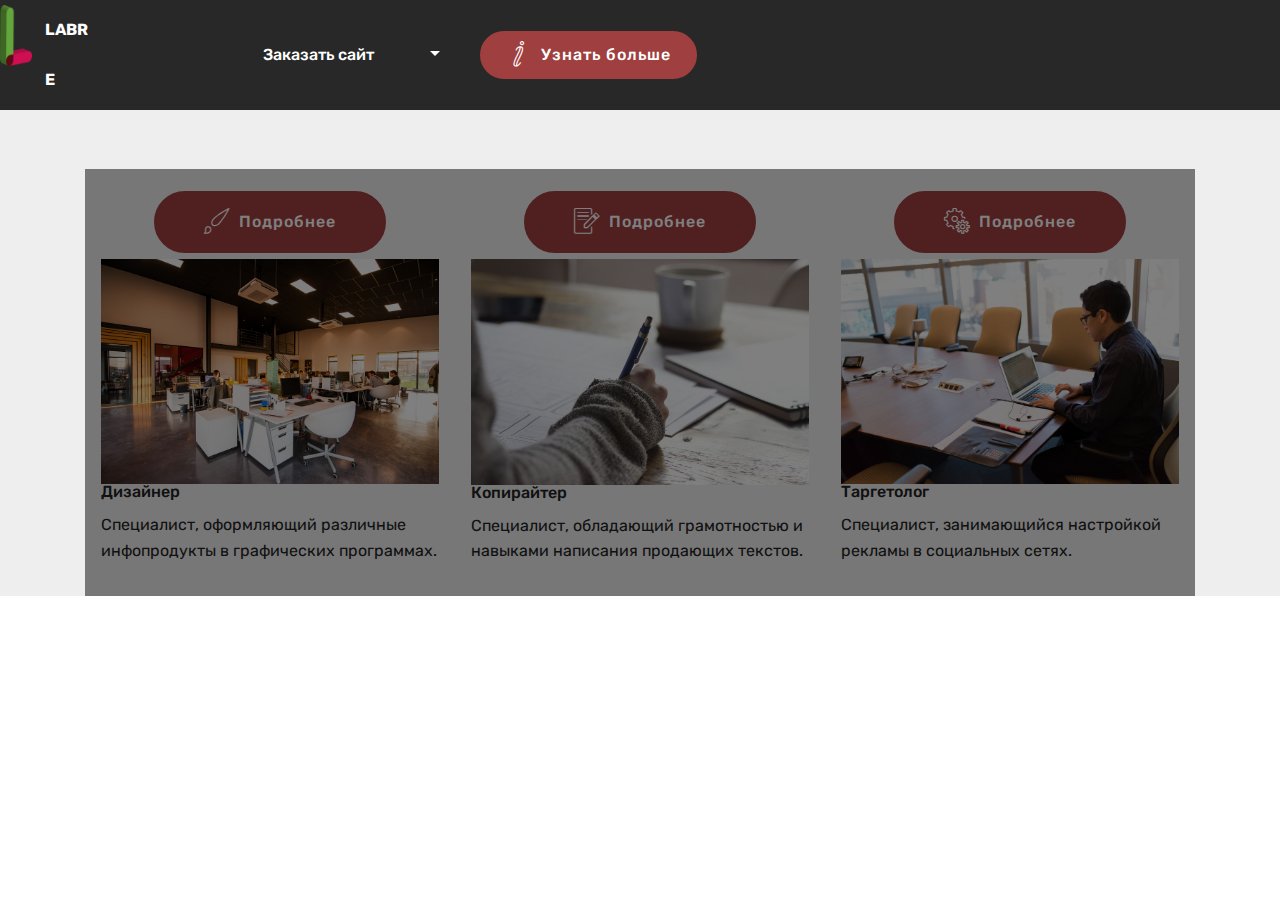
<file: index.html>
<!DOCTYPE html>
<html  >
<head>
  <!-- Site made with Mobirise Website Builder v4.12.3, https://mobirise.com -->
  <meta charset="UTF-8">
  <meta http-equiv="X-UA-Compatible" content="IE=edge">
  <meta name="generator" content="Mobirise v4.12.3, mobirise.com">
  <meta name="twitter:card" content="summary_large_image"/>
  <meta name="twitter:image:src" content="assets/images/index-meta.jpg">
  <meta property="og:image" content="assets/images/index-meta.jpg">
  <meta name="twitter:title" content="Фриланс">
  <meta name="viewport" content="width=device-width, initial-scale=1, minimum-scale=1">
  <link rel="shortcut icon" href="assets/images/mbr-72x136.png" type="image/x-icon">
  <meta name="description" content="Топ профессий с высоким заработком онлайн.">
  
  
  <title>Фриланс</title>
  <link rel="stylesheet" href="assets/web/assets/mobirise-icons/mobirise-icons.css">
  <link rel="stylesheet" href="assets/bootstrap/css/bootstrap.min.css">
  <link rel="stylesheet" href="assets/bootstrap/css/bootstrap-grid.min.css">
  <link rel="stylesheet" href="assets/bootstrap/css/bootstrap-reboot.min.css">
  <link rel="stylesheet" href="assets/socicon/css/styles.css">
  <link rel="stylesheet" href="assets/tether/tether.min.css">
  <link rel="stylesheet" href="assets/animatecss/animate.min.css">
  <link rel="stylesheet" href="assets/dropdown/css/style.css">
  <link rel="stylesheet" href="assets/theme/css/style.css">
  <link rel="preload" as="style" href="assets/mobirise/css/mbr-additional.css"><link rel="stylesheet" href="assets/mobirise/css/mbr-additional.css" type="text/css">
  
  
  
</head>
<body>
  <section class="menu cid-rXQTbabI8s" once="menu" id="menu1-c">

    

    <nav class="navbar navbar-expand beta-menu navbar-dropdown align-items-center navbar-fixed-top navbar-toggleable-sm">
        <button class="navbar-toggler navbar-toggler-right" type="button" data-toggle="collapse" data-target="#navbarSupportedContent" aria-controls="navbarSupportedContent" aria-expanded="false" aria-label="Toggle navigation">
            <div class="hamburger">
                <span></span>
                <span></span>
                <span></span>
                <span></span>
            </div>
        </button>
        <div class="menu-logo">
            <div class="navbar-brand">
                <span class="navbar-logo">
                    <a href="https://mobirise.co">
                         <img src="assets/images/mbr-72x136.png" alt="Mobirise" title="" style="height: 3.8rem;">
                    </a>
                </span>
                <span class="navbar-caption-wrap"><a class="navbar-caption text-white display-4" href="https://mobirise.co">LABRE</a></span>
            </div>
        </div>
        <div class="collapse navbar-collapse" id="navbarSupportedContent">
            <ul class="navbar-nav nav-dropdown" data-app-modern-menu="true"><li class="nav-item dropdown">
                    <a class="nav-link link text-white dropdown-toggle display-4" href="https://mobirise.co" aria-expanded="false" data-toggle="dropdown-submenu">&nbsp; &nbsp; &nbsp; &nbsp; &nbsp; &nbsp; &nbsp; &nbsp; &nbsp; &nbsp; &nbsp; &nbsp; &nbsp; &nbsp; &nbsp; &nbsp; &nbsp;Заказать сайт &nbsp; &nbsp; &nbsp; &nbsp; &nbsp; &nbsp;&nbsp;</a><div class="dropdown-menu"><a class="text-white dropdown-item display-4" href="https://t.me/LABREweb_design" aria-expanded="false" target="_blank"><span class="socicon socicon-telegram mbr-iconfont mbr-iconfont-btn"></span>Телеграм</a><a class="text-white dropdown-item display-4" href="mailto:loburec.julia@gmail.com" aria-expanded="false"><span class="socicon socicon-mail mbr-iconfont mbr-iconfont-btn"></span>Почта</a><a class="text-white dropdown-item display-4" href="viber://chat?number=+79788126739" aria-expanded="false"><span class="socicon socicon-viber mbr-iconfont mbr-iconfont-btn"></span>Вайбер</a></div>
                </li></ul>
            <div class="navbar-buttons mbr-section-btn"><a class="btn btn-sm btn-primary display-4" href="https://mobirise.co"><span class="mbri-italic mbr-iconfont mbr-iconfont-btn"></span>Узнать больше</a></div>
        </div>
    </nav>
</section>

<section class="engine"><a href="https://mobirise.info/p">web templates free download</a></section><section class="features18 popup-btn-cards cid-rXQ5PRcu6U" id="features18-9">

    

    
    <div class="container">
        <h2 class="mbr-section-title pb-3 align-center mbr-fonts-style display-2">Заработок на фрилансе</h2>
        <h3 class="mbr-section-subtitle display-5 align-center mbr-fonts-style mbr-light">Начни зарабатывать на свою мечту прямо сейчас!</h3>
        <div class="media-container-row pt-5 ">
            <div class="card p-3 col-12 col-md-6 col-lg-4">
                <div class="card-wrapper ">
                    <div class="card-img">
                        <div class="mbr-overlay"></div>
                        <div class="mbr-section-btn text-center"><a href="disigner.html" class="btn btn-primary display-4"><span class="mbri-change-style mbr-iconfont mbr-iconfont-btn"></span>Подробнее</a></div>
                        <img src="assets/images/background1.jpg" alt="Mobirise">
                    </div>
                    <div class="card-box">
                        <h4 class="card-title mbr-fonts-style display-7">Дизайнер</h4>
                        <p class="mbr-text mbr-fonts-style align-left display-7">
                            Специалист, оформляющий различные инфопродукты в графических программах.</p>
                    </div>
                </div>
            </div>
            <div class="card p-3 col-12 col-md-6 col-lg-4">
                <div class="card-wrapper">
                    <div class="card-img">
                        <div class="mbr-overlay"></div>
                        <div class="mbr-section-btn text-center"><a href="kopiraiting.html" class="btn btn-primary display-4"><span class="mbri-edit mbr-iconfont mbr-iconfont-btn"></span>Подробнее</a></div>
                        <img src="assets/images/mbr-1-676x451.jpg" alt="Mobirise" title="">
                    </div>
                    <div class="card-box">
                        <h4 class="card-title mbr-fonts-style display-7">
                            Копирайтер</h4>
                        <p class="mbr-text mbr-fonts-style display-7">Специалист, обладающий грамотностью и навыками написания продающих текстов.</p>
                    </div>
                </div>
            </div>

            <div class="card p-3 col-12 col-md-6 col-lg-4">
                <div class="card-wrapper">
                    <div class="card-img">
                        <div class="mbr-overlay"></div>
                        <div class="mbr-section-btn text-center"><a href="target.html" class="btn btn-primary display-4"><span class="mbri-setting mbr-iconfont mbr-iconfont-btn"></span>Подробнее</a></div>
                        <img src="assets/images/background3.jpg" alt="Mobirise">
                    </div>
                    <div class="card-box">
                        <h4 class="card-title mbr-fonts-style display-7">
                            Таргетолог</h4>
                        <p class="mbr-text mbr-fonts-style display-7">
                            Специалист, занимающийся настройкой рекламы в социальных сетях.</p>
                    </div>
                </div>
            </div>

            
        </div>
    </div>
</section>


  <script src="assets/web/assets/jquery/jquery.min.js"></script>
  <script src="assets/popper/popper.min.js"></script>
  <script src="assets/bootstrap/js/bootstrap.min.js"></script>
  <script src="assets/smoothscroll/smooth-scroll.js"></script>
  <script src="assets/tether/tether.min.js"></script>
  <script src="assets/touchswipe/jquery.touch-swipe.min.js"></script>
  <script src="assets/viewportchecker/jquery.viewportchecker.js"></script>
  <script src="assets/mbr-popup-btns/mbr-popup-btns.js"></script>
  <script src="assets/dropdown/js/nav-dropdown.js"></script>
  <script src="assets/dropdown/js/navbar-dropdown.js"></script>
  <script src="assets/theme/js/script.js"></script>
  
  
  <input name="animation" type="hidden">
   <div id="scrollToTop" class="scrollToTop mbr-arrow-up"><a style="text-align: center;"><i class="mbr-arrow-up-icon mbr-arrow-up-icon-cm cm-icon cm-icon-smallarrow-up"></i></a></div>
  </body>
</html>
</file>
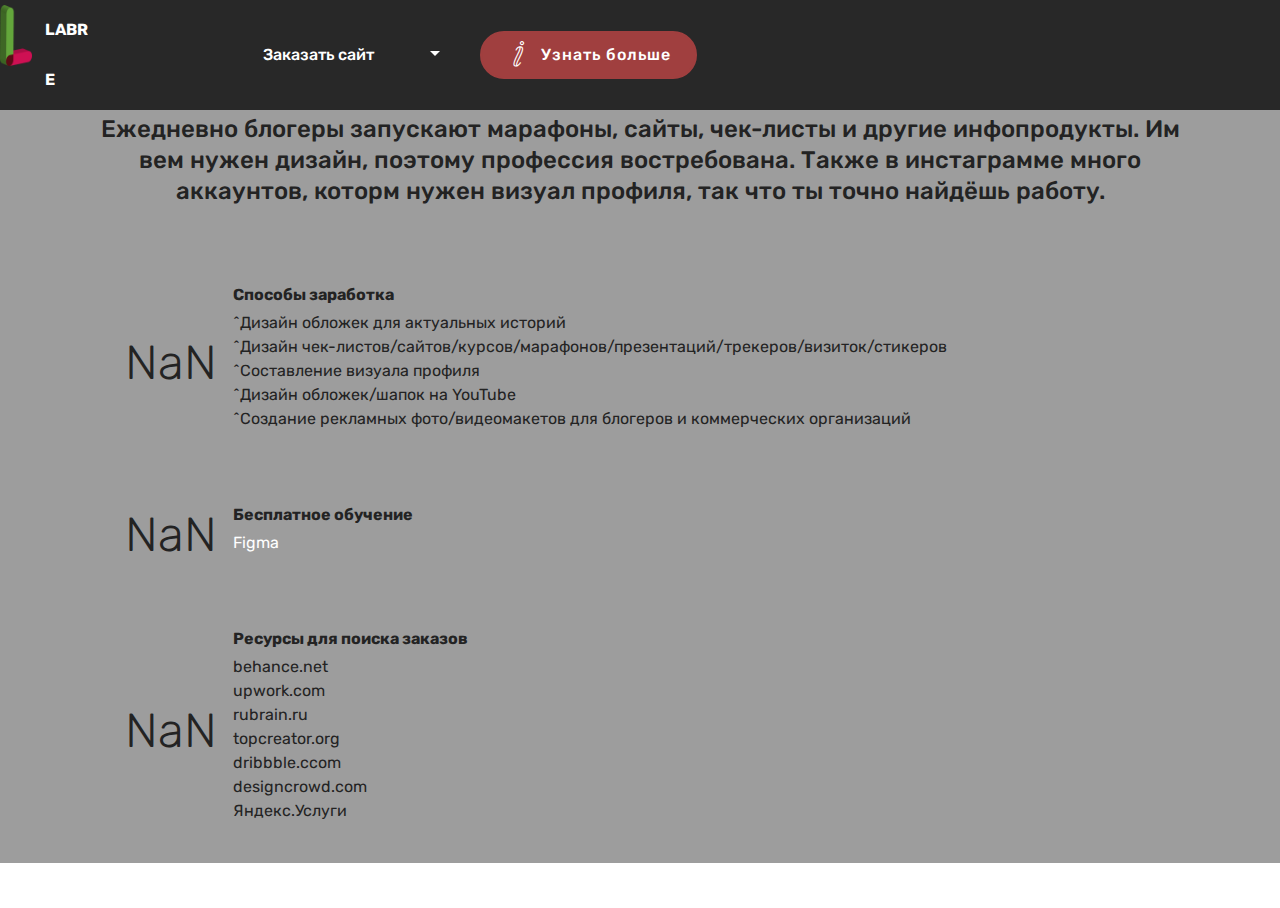
<file: disigner.html>
<!DOCTYPE html>
<html  >
<head>
  <!-- Site made with Mobirise Website Builder v4.12.3, https://mobirise.com -->
  <meta charset="UTF-8">
  <meta http-equiv="X-UA-Compatible" content="IE=edge">
  <meta name="generator" content="Mobirise v4.12.3, mobirise.com">
  <meta name="viewport" content="width=device-width, initial-scale=1, minimum-scale=1">
  <link rel="shortcut icon" href="assets/images/mbr-72x136.png" type="image/x-icon">
  <meta name="description" content="Дизайнер работа онлайн: способы заработка, бесплатно обучение, поиск заказов.">
  
  
  <title>Дизайнер</title>
  <link rel="stylesheet" href="assets/web/assets/mobirise-icons/mobirise-icons.css">
  <link rel="stylesheet" href="assets/bootstrap/css/bootstrap.min.css">
  <link rel="stylesheet" href="assets/bootstrap/css/bootstrap-grid.min.css">
  <link rel="stylesheet" href="assets/bootstrap/css/bootstrap-reboot.min.css">
  <link rel="stylesheet" href="assets/socicon/css/styles.css">
  <link rel="stylesheet" href="assets/tether/tether.min.css">
  <link rel="stylesheet" href="assets/animatecss/animate.min.css">
  <link rel="stylesheet" href="assets/dropdown/css/style.css">
  <link rel="stylesheet" href="assets/theme/css/style.css">
  <link rel="preload" as="style" href="assets/mobirise/css/mbr-additional.css"><link rel="stylesheet" href="assets/mobirise/css/mbr-additional.css" type="text/css">
  
  
  
</head>
<body>
  <section class="menu cid-rXRdd7hEpA" once="menu" id="menu1-e">

    

    <nav class="navbar navbar-expand beta-menu navbar-dropdown align-items-center navbar-fixed-top navbar-toggleable-sm">
        <button class="navbar-toggler navbar-toggler-right" type="button" data-toggle="collapse" data-target="#navbarSupportedContent" aria-controls="navbarSupportedContent" aria-expanded="false" aria-label="Toggle navigation">
            <div class="hamburger">
                <span></span>
                <span></span>
                <span></span>
                <span></span>
            </div>
        </button>
        <div class="menu-logo">
            <div class="navbar-brand">
                <span class="navbar-logo">
                    <a href="https://mobirise.co">
                         <img src="assets/images/mbr-72x136.png" alt="Mobirise" title="" style="height: 3.8rem;">
                    </a>
                </span>
                <span class="navbar-caption-wrap"><a class="navbar-caption text-white display-4" href="https://mobirise.co">LABRE</a></span>
            </div>
        </div>
        <div class="collapse navbar-collapse" id="navbarSupportedContent">
            <ul class="navbar-nav nav-dropdown" data-app-modern-menu="true"><li class="nav-item dropdown">
                    <a class="nav-link link text-white dropdown-toggle display-4" href="https://mobirise.co" aria-expanded="false" data-toggle="dropdown-submenu">&nbsp; &nbsp; &nbsp; &nbsp; &nbsp; &nbsp; &nbsp; &nbsp; &nbsp; &nbsp; &nbsp; &nbsp; &nbsp; &nbsp; &nbsp; &nbsp; &nbsp;Заказать сайт &nbsp; &nbsp; &nbsp; &nbsp; &nbsp; &nbsp;&nbsp;</a><div class="dropdown-menu"><a class="text-white dropdown-item display-4" href="https://t.me/LABREweb_design" aria-expanded="false" target="_blank"><span class="socicon socicon-telegram mbr-iconfont mbr-iconfont-btn"></span>Телеграм</a><a class="text-white dropdown-item display-4" href="mailto:loburec.julia@gmail.com" aria-expanded="false"><span class="socicon socicon-mail mbr-iconfont mbr-iconfont-btn"></span>Почта</a><a class="text-white dropdown-item display-4" href="viber://chat?number=+79788126739" aria-expanded="false"><span class="socicon socicon-viber mbr-iconfont mbr-iconfont-btn"></span>Вайбер</a></div>
                </li></ul>
            <div class="navbar-buttons mbr-section-btn"><a class="btn btn-sm btn-primary display-4" href="https://mobirise.co"><span class="mbri-italic mbr-iconfont mbr-iconfont-btn"></span>Узнать больше</a></div>
        </div>
    </nav>
</section>

<section class="engine"><a href="https://mobirise.info/p">site templates free download</a></section><section class="counters3 counters cid-rXUEzAmB1d mbr-parallax-background" id="counters3-o">

    

    <div class="mbr-overlay" style="opacity: 0.4; background-color: rgb(35, 35, 35);">
    </div>

    <div class="container pt-4 mt-2">
        <h2 class="mbr-section-title pb-3 align-center mbr-fonts-style display-2">
                    Дизайнер</h2>
        <h3 class="mbr-section-subtitle pb-5 align-center mbr-fonts-style display-5">Ежедневно блогеры запускают марафоны, сайты, чек-листы и другие инфопродукты. Им вем нужен дизайн, поэтому профессия востребована. Также в инстаграмме много аккаунтов, которм нужен визуал профиля, так что ты точно найдёшь работу.</h3>
        <div>
            
            <div class="cards-block">
                <div class="cards-container">
                    <div class="card px-3 align-left col-12">
                        <div class="panel-item p-4 d-flex align-items-center">
                            <div class="card-img pr-3 d-flex align-items-center align-left">
                                
                                <h3 class="count py-3 mbr-fonts-style display-2">
                                    *
                                </h3>
                            </div>
                            <div class="card-text">
                                <h4 class="mbr-content-title mbr-bold mbr-fonts-style display-7">
                                    Способы заработка</h4>
                                <p class="mbr-content-text mbr-fonts-style display-7">^Дизайн обложек для актуальных историй<br>^Дизайн чек-листов/сайтов/курсов/марафонов/презентаций/трекеров/визиток/стикеров<br>^Составление визуала профиля<br>^Дизайн обложек/шапок на YouTube<br>^Создание рекламных фото/видеомакетов для блогеров и коммерческих организаций</p>
                            </div>
                        </div>
                    </div>
                    <div class="card px-3 align-left col-12">
                        <div class="panel-item p-4 d-flex align-items-center">
                            <div class="card-img pr-3 d-flex align-items-center align-left">
                                
                                <h3 class="count py-3 mbr-fonts-style display-2">*</h3>
                            </div>
                            <div class="card-text">
                                <h4 class="mbr-content-title mbr-bold mbr-fonts-style display-7">Бесплатное обучение</h4>
                                <p class="mbr-content-text mbr-fonts-style display-7"><a href="http://figmadesign.ru/" class="text-white">Figma</a> &nbsp; &nbsp; &nbsp; &nbsp; &nbsp; &nbsp; &nbsp; &nbsp; &nbsp; &nbsp; &nbsp; &nbsp; &nbsp; &nbsp;&nbsp;</p>
                            </div>
                        </div>
                    </div>
                    <div class="card px-3 align-left col-12">
                        <div class="panel-item p-4 d-flex align-items-center">
                            <div class="card-img pr-3 d-flex align-items-center align-left">
                                
                                <h3 class="count py-3 mbr-fonts-style display-2">
                                    *
                                </h3>
                            </div>
                            <div class="card-text">
                                <h4 class="mbr-content-title mbr-bold mbr-fonts-style display-7">Ресурсы для поиска заказов</h4>
                                <p class="mbr-content-text mbr-fonts-style display-7">behance.net<br>upwork.com<br>rubrain.ru<br>topcreator.org<br>dribbble.ccom<br>designcrowd.com<br>Яндекс.Услуги</p>
                            </div>
                        </div>
                    </div>
                    
                </div>
            </div>
        </div>
    </div>
</section>


  <script src="assets/web/assets/jquery/jquery.min.js"></script>
  <script src="assets/popper/popper.min.js"></script>
  <script src="assets/bootstrap/js/bootstrap.min.js"></script>
  <script src="assets/smoothscroll/smooth-scroll.js"></script>
  <script src="assets/tether/tether.min.js"></script>
  <script src="assets/touchswipe/jquery.touch-swipe.min.js"></script>
  <script src="assets/viewportchecker/jquery.viewportchecker.js"></script>
  <script src="assets/parallax/jarallax.min.js"></script>
  <script src="assets/dropdown/js/nav-dropdown.js"></script>
  <script src="assets/dropdown/js/navbar-dropdown.js"></script>
  <script src="assets/theme/js/script.js"></script>
  
  
  <input name="animation" type="hidden">
   <div id="scrollToTop" class="scrollToTop mbr-arrow-up"><a style="text-align: center;"><i class="mbr-arrow-up-icon mbr-arrow-up-icon-cm cm-icon cm-icon-smallarrow-up"></i></a></div>
  </body>
</html>
</file>
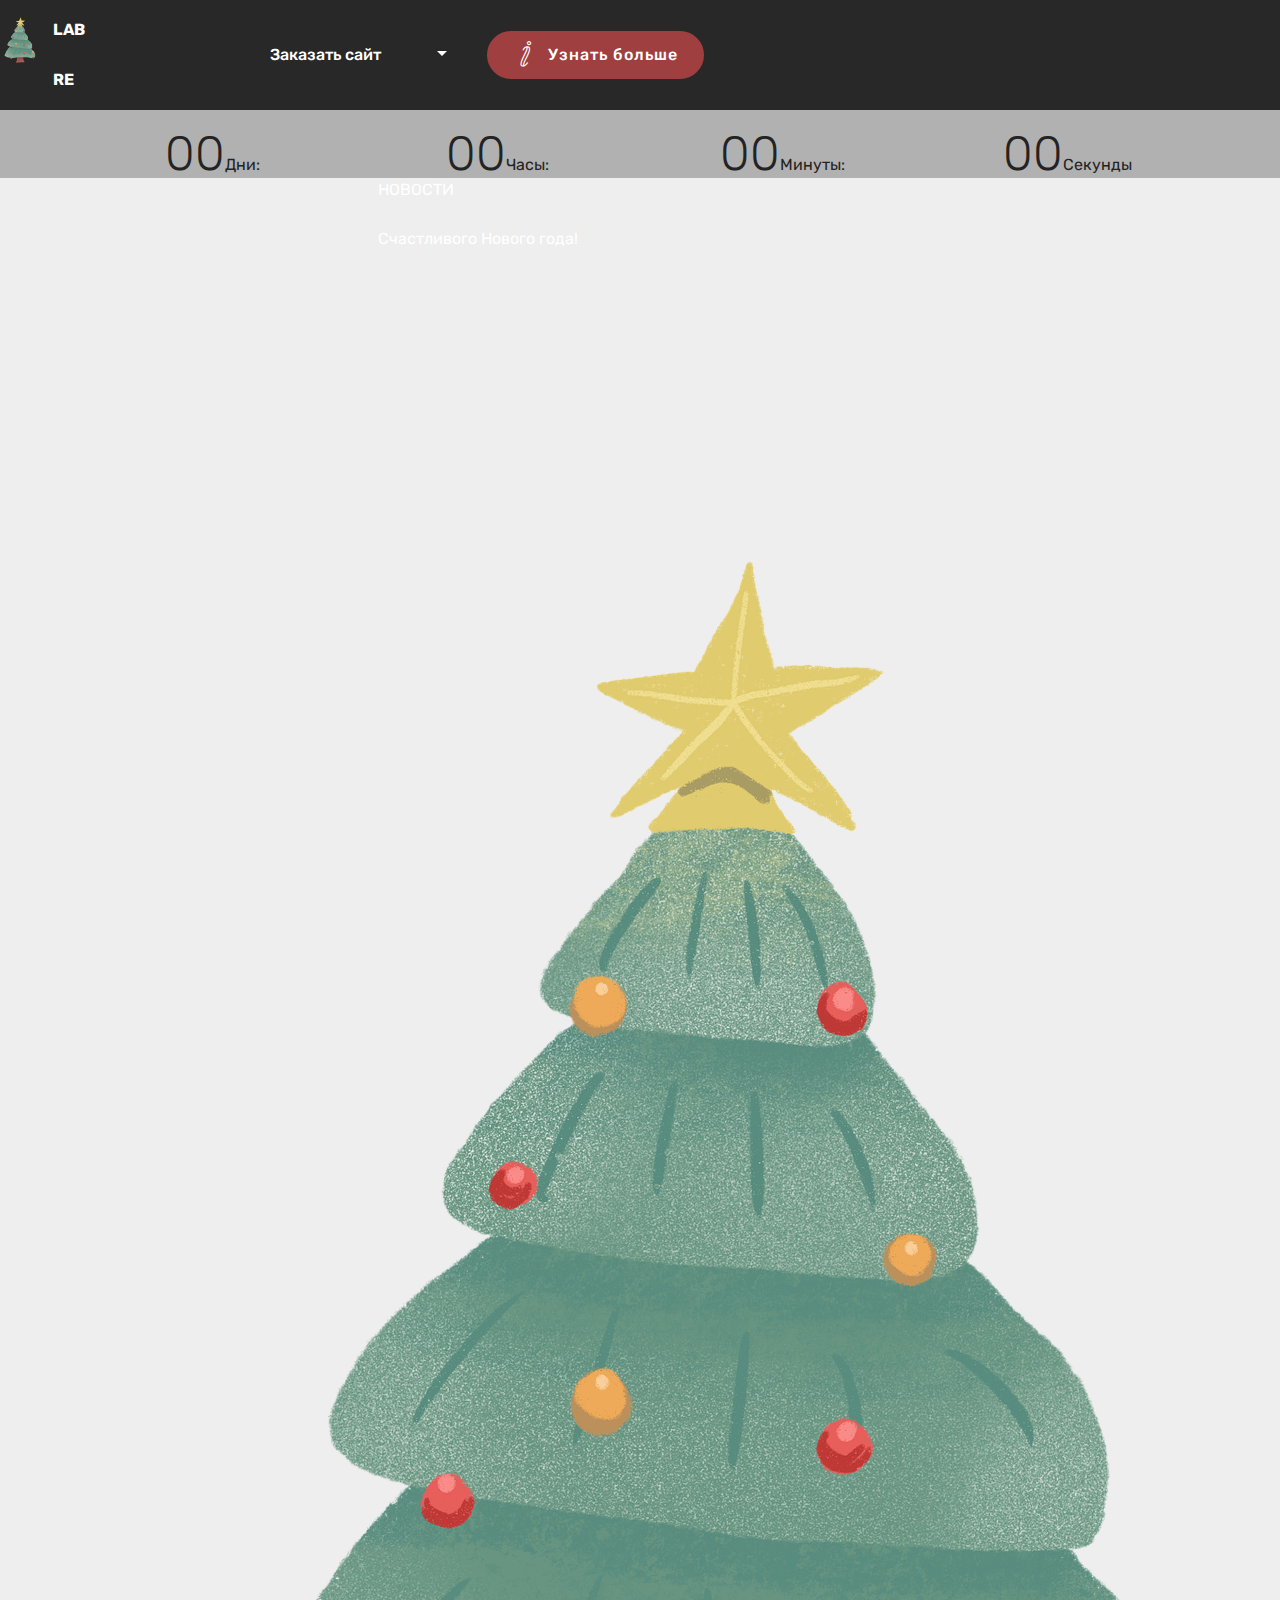
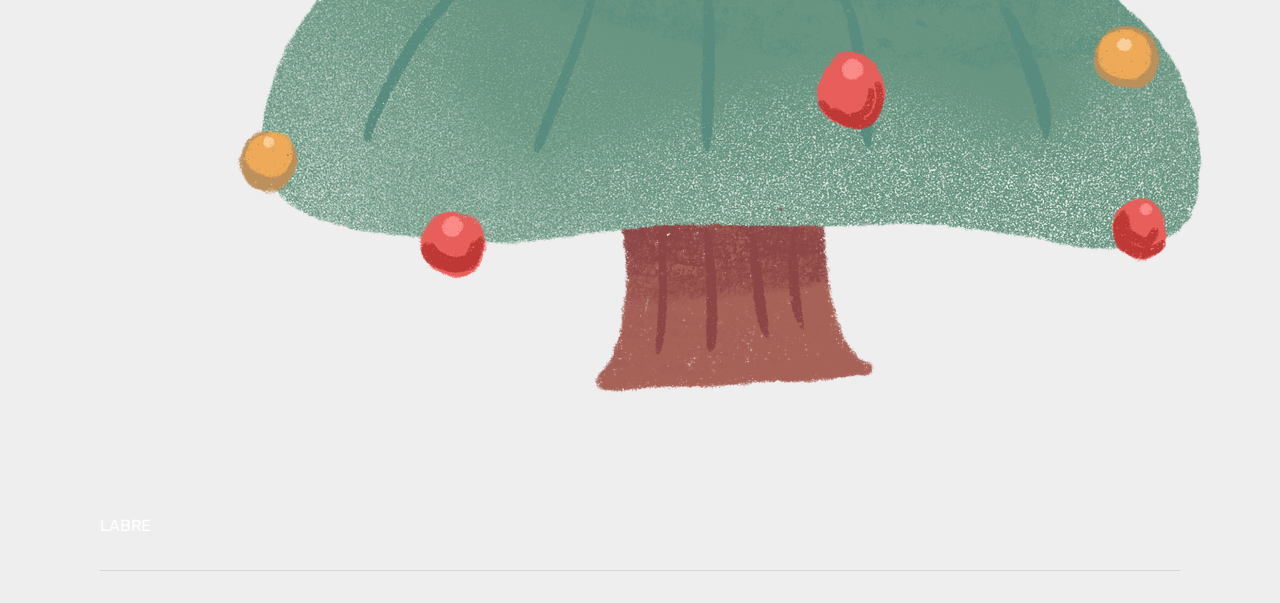
<file: happynewyear.html>
<!DOCTYPE html>
<html  >
<head>
  <!-- Site made with Mobirise Website Builder v4.12.3, https://mobirise.com -->
  <meta charset="UTF-8">
  <meta http-equiv="X-UA-Compatible" content="IE=edge">
  <meta name="generator" content="Mobirise v4.12.3, mobirise.com">
  <meta name="viewport" content="width=device-width, initial-scale=1, minimum-scale=1">
  <link rel="shortcut icon" href="assets/images/mbr.png" type="image/x-icon">
  <meta name="description" content="Счётчик оставшегося времени до Нового года.">
  
  
  <title>Happy New Year</title>
  <link rel="stylesheet" href="assets/web/assets/mobirise-icons/mobirise-icons.css">
  <link rel="stylesheet" href="assets/bootstrap/css/bootstrap.min.css">
  <link rel="stylesheet" href="assets/bootstrap/css/bootstrap-grid.min.css">
  <link rel="stylesheet" href="assets/bootstrap/css/bootstrap-reboot.min.css">
  <link rel="stylesheet" href="assets/socicon/css/styles.css">
  <link rel="stylesheet" href="assets/dropdown/css/style.css">
  <link rel="stylesheet" href="assets/tether/tether.min.css">
  <link rel="stylesheet" href="assets/theme/css/style.css">
  <link rel="preload" as="style" href="assets/mobirise/css/mbr-additional.css"><link rel="stylesheet" href="assets/mobirise/css/mbr-additional.css" type="text/css">
  
  
  
</head>
<body>
  <section class="menu cid-rXUZkp5Nzy" once="menu" id="menu1-2">

    

    <nav class="navbar navbar-expand beta-menu navbar-dropdown align-items-center navbar-fixed-top navbar-toggleable-sm">
        <button class="navbar-toggler navbar-toggler-right" type="button" data-toggle="collapse" data-target="#navbarSupportedContent" aria-controls="navbarSupportedContent" aria-expanded="false" aria-label="Toggle navigation">
            <div class="hamburger">
                <span></span>
                <span></span>
                <span></span>
                <span></span>
            </div>
        </button>
        <div class="menu-logo">
            <div class="navbar-brand">
                <span class="navbar-logo">
                    <a href="https://mobirise.co">
                         <img src="assets/images/mbr.png" alt="Mobirise" title="" style="height: 3.8rem;">
                    </a>
                </span>
                <span class="navbar-caption-wrap"><a class="navbar-caption text-white display-4" href="https://mobirise.co">LABRE</a></span>
            </div>
        </div>
        <div class="collapse navbar-collapse" id="navbarSupportedContent">
            <ul class="navbar-nav nav-dropdown" data-app-modern-menu="true"><li class="nav-item dropdown">
                    <a class="nav-link link text-white dropdown-toggle display-4" href="https://mobirise.co" aria-expanded="true" data-toggle="dropdown-submenu">&nbsp; &nbsp; &nbsp; &nbsp; &nbsp; &nbsp; &nbsp; &nbsp; &nbsp; &nbsp; &nbsp; &nbsp; &nbsp; &nbsp; &nbsp; &nbsp; &nbsp;Заказать сайт &nbsp; &nbsp; &nbsp; &nbsp; &nbsp; &nbsp;&nbsp;</a><div class="dropdown-menu"><a class="text-white dropdown-item display-4" href="https://t.me/LABREweb_design" aria-expanded="false" target="_blank"><span class="socicon socicon-telegram mbr-iconfont mbr-iconfont-btn"></span>Телеграм</a><a class="text-white dropdown-item display-4" href="mailto:loburec.julia@gmail.com" aria-expanded="false"><span class="socicon socicon-mail mbr-iconfont mbr-iconfont-btn"></span>Почта</a><a class="text-white dropdown-item display-4" href="viber://chat?number=+79788126739" aria-expanded="false"><span class="socicon socicon-viber mbr-iconfont mbr-iconfont-btn"></span>Вайбер</a></div>
                </li></ul>
            <div class="navbar-buttons mbr-section-btn"><a class="btn btn-sm btn-primary display-4" href="https://mobirise.co"><span class="mbri-italic mbr-iconfont mbr-iconfont-btn"></span>Узнать больше</a></div>
        </div>
    </nav>
</section>

<section class="engine"><a href="https://mobirise.info/p">site templates free download</a></section><section class="countdown1 cid-rXUWEpe2II" data-bg-video="https://youtu.be/ddo-4OHuuQY" id="countdown1-0">
    
    
    <div class="mbr-overlay" style="opacity: 0.3; background-color: rgb(35, 35, 35);">
    </div>
    <div class="container ">
        <h2 class="mbr-section-title pb-3 align-center mbr-fonts-style display-2"><strong>
            До Нового года осталось:</strong></h2>
        <h3 class="mbr-section-subtitle align-center mbr-fonts-style display-5"></h3>
        
    </div>
    <div class="container countdown-cont align-center">
        <div class="daysCountdown col-xs-3 col-sm-3 col-md-3" title="Дни"></div>
        <div class="hoursCountdown col-xs-3 col-sm-3 col-md-3" title="Часы"></div> 
        <div class="minutesCountdown col-xs-3 col-sm-3 col-md-3" title="Минуты"></div> 
        <div class="secondsCountdown col-xs-3 col-sm-3 col-md-3" title="Секунды"></div>
        <div class="countdown pt-5 mt-2" data-due-date="2021/01/01"> 
        </div>
    </div>
</section>

<section class="footer4 cid-rXV3DcJdUW" id="footer4-6">

    

    

    <div class="container">
        <div class="media-container-row content mbr-white">
            <div class="col-md-3 col-sm-4">
                <div class="mb-3 img-logo">
                    <a href="https://mobirise.co/">
                        <img src="assets/images/mbr.png" alt="Mobirise" title="">
                    </a>
                </div>
                <p class="mb-3 mbr-fonts-style foot-title display-7">LABRE</p>
                <p class="mbr-text mbr-fonts-style mbr-links-column display-7"></p>
            </div>
            <div class="col-md-4 col-sm-8">
                <p class="mb-4 foot-title mbr-fonts-style display-7">
                    НОВОСТИ
                </p>
                <p class="mbr-text mbr-fonts-style foot-text display-7">Счастливого Нового года!</p>
            </div>
            <div class="col-md-4 offset-md-1 col-sm-12">
                
                
                
                <p class="mb-4 mbr-fonts-style foot-title display-7"></p>
                
            </div>
        </div>
        <div class="footer-lower">
            <div class="media-container-row">
                <div class="col-sm-12">
                    <hr>
                </div>
            </div>
            <div class="media-container-row mbr-white">
                <div class="col-sm-12 copyright">
                    <p class="mbr-text mbr-fonts-style display-7"></p>
                </div>
            </div>
        </div>
    </div>
</section>


  <script src="assets/web/assets/jquery/jquery.min.js"></script>
  <script src="assets/popper/popper.min.js"></script>
  <script src="assets/bootstrap/js/bootstrap.min.js"></script>
  <script src="assets/smoothscroll/smooth-scroll.js"></script>
  <script src="assets/dropdown/js/nav-dropdown.js"></script>
  <script src="assets/dropdown/js/navbar-dropdown.js"></script>
  <script src="assets/touchswipe/jquery.touch-swipe.min.js"></script>
  <script src="assets/countdown/jquery.countdown.min.js"></script>
  <script src="assets/ytplayer/jquery.mb.ytplayer.min.js"></script>
  <script src="assets/vimeoplayer/jquery.mb.vimeo_player.js"></script>
  <script src="assets/tether/tether.min.js"></script>
  <script src="assets/theme/js/script.js"></script>
  <script src="assets/formoid/formoid.min.js"></script>
  
  
</body>
</html>
</file>
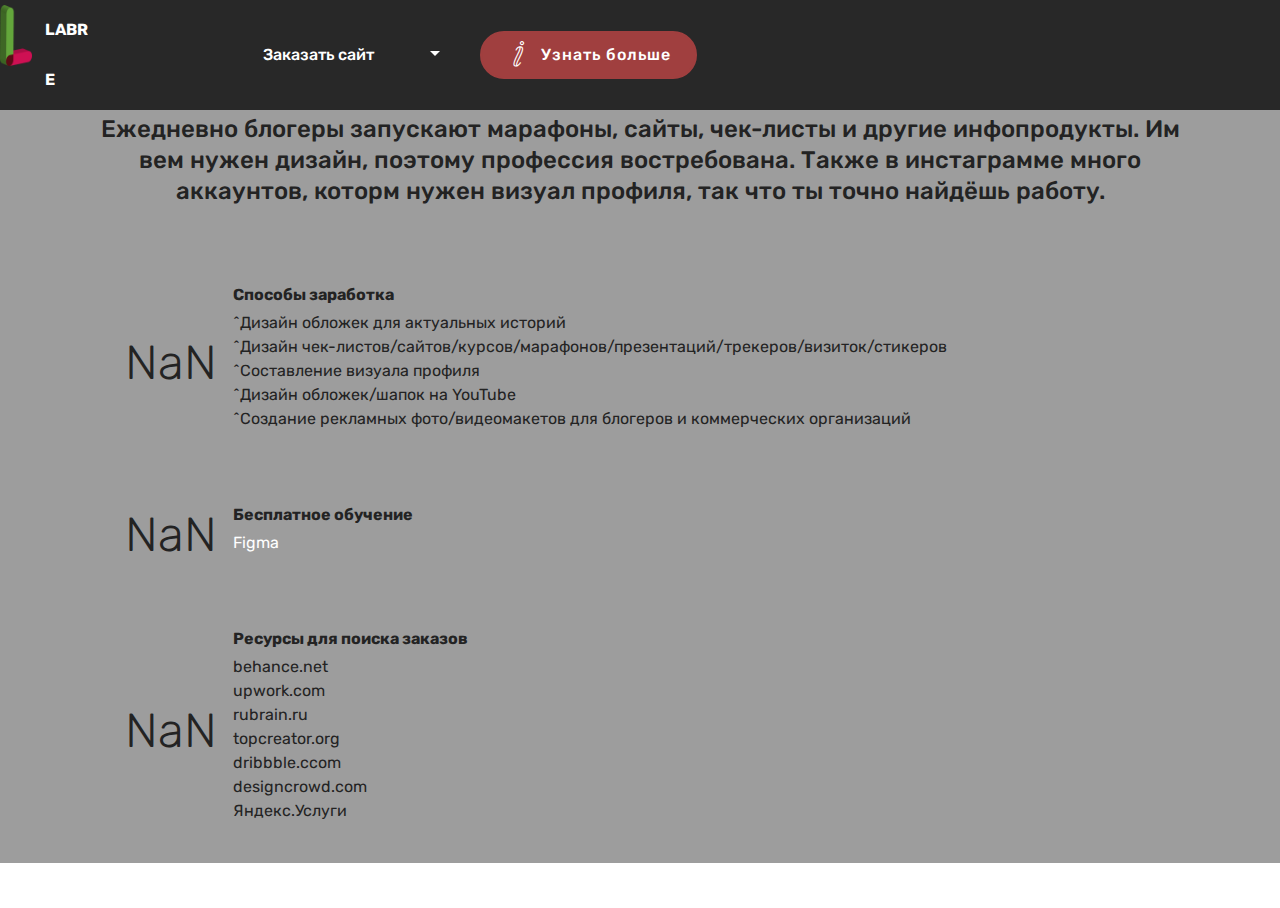
<file: infobusiness.html>
<!DOCTYPE html>
<html  >
<head>
  <!-- Site made with Mobirise Website Builder v4.12.3, https://mobirise.com -->
  <meta charset="UTF-8">
  <meta http-equiv="X-UA-Compatible" content="IE=edge">
  <meta name="generator" content="Mobirise v4.12.3, mobirise.com">
  <meta name="viewport" content="width=device-width, initial-scale=1, minimum-scale=1">
  <link rel="shortcut icon" href="assets/images/mbr-72x136.png" type="image/x-icon">
  <meta name="description" content="Инфобизнес работа онлайн: способы заработка, бесплатно обучение, поиск заказов.">
  
  
  <title>Продюсирование инфопродуктов</title>
  <link rel="stylesheet" href="assets/web/assets/mobirise-icons/mobirise-icons.css">
  <link rel="stylesheet" href="assets/bootstrap/css/bootstrap.min.css">
  <link rel="stylesheet" href="assets/bootstrap/css/bootstrap-grid.min.css">
  <link rel="stylesheet" href="assets/bootstrap/css/bootstrap-reboot.min.css">
  <link rel="stylesheet" href="assets/socicon/css/styles.css">
  <link rel="stylesheet" href="assets/tether/tether.min.css">
  <link rel="stylesheet" href="assets/animatecss/animate.min.css">
  <link rel="stylesheet" href="assets/dropdown/css/style.css">
  <link rel="stylesheet" href="assets/theme/css/style.css">
  <link rel="preload" as="style" href="assets/mobirise/css/mbr-additional.css"><link rel="stylesheet" href="assets/mobirise/css/mbr-additional.css" type="text/css">
  
  
  
</head>
<body>
  <section class="menu cid-rXUOHHuphi" once="menu" id="menu1-19">

    

    <nav class="navbar navbar-expand beta-menu navbar-dropdown align-items-center navbar-fixed-top navbar-toggleable-sm">
        <button class="navbar-toggler navbar-toggler-right" type="button" data-toggle="collapse" data-target="#navbarSupportedContent" aria-controls="navbarSupportedContent" aria-expanded="false" aria-label="Toggle navigation">
            <div class="hamburger">
                <span></span>
                <span></span>
                <span></span>
                <span></span>
            </div>
        </button>
        <div class="menu-logo">
            <div class="navbar-brand">
                <span class="navbar-logo">
                    <a href="https://mobirise.co">
                         <img src="assets/images/mbr-72x136.png" alt="Mobirise" title="" style="height: 3.8rem;">
                    </a>
                </span>
                <span class="navbar-caption-wrap"><a class="navbar-caption text-white display-4" href="https://mobirise.co">LABRE</a></span>
            </div>
        </div>
        <div class="collapse navbar-collapse" id="navbarSupportedContent">
            <ul class="navbar-nav nav-dropdown" data-app-modern-menu="true"><li class="nav-item dropdown">
                    <a class="nav-link link text-white dropdown-toggle display-4" href="https://mobirise.co" aria-expanded="false" data-toggle="dropdown-submenu">&nbsp; &nbsp; &nbsp; &nbsp; &nbsp; &nbsp; &nbsp; &nbsp; &nbsp; &nbsp; &nbsp; &nbsp; &nbsp; &nbsp; &nbsp; &nbsp; &nbsp;Заказать сайт &nbsp; &nbsp; &nbsp; &nbsp; &nbsp; &nbsp;&nbsp;</a><div class="dropdown-menu"><a class="text-white dropdown-item display-4" href="https://t.me/LABREweb_design" aria-expanded="false" target="_blank"><span class="socicon socicon-telegram mbr-iconfont mbr-iconfont-btn"></span>Телеграм</a><a class="text-white dropdown-item display-4" href="mailto:loburec.julia@gmail.com" aria-expanded="false"><span class="socicon socicon-mail mbr-iconfont mbr-iconfont-btn"></span>Почта</a><a class="text-white dropdown-item display-4" href="viber://chat?number=+79788126739" aria-expanded="false"><span class="socicon socicon-viber mbr-iconfont mbr-iconfont-btn"></span>Вайбер</a></div>
                </li></ul>
            <div class="navbar-buttons mbr-section-btn"><a class="btn btn-sm btn-primary display-4" href="https://mobirise.co"><span class="mbri-italic mbr-iconfont mbr-iconfont-btn"></span>Узнать больше</a></div>
        </div>
    </nav>
</section>

<section class="engine"><a href="https://mobirise.info/o">portfolio website templates</a></section><section class="counters3 counters cid-rXUOHJHiHN mbr-parallax-background" id="counters3-1a">

    

    <div class="mbr-overlay" style="opacity: 0.4; background-color: rgb(35, 35, 35);">
    </div>

    <div class="container pt-4 mt-2">
        <h2 class="mbr-section-title pb-3 align-center mbr-fonts-style display-2">
                    Дизайнер</h2>
        <h3 class="mbr-section-subtitle pb-5 align-center mbr-fonts-style display-5">Ежедневно блогеры запускают марафоны, сайты, чек-листы и другие инфопродукты. Им вем нужен дизайн, поэтому профессия востребована. Также в инстаграмме много аккаунтов, которм нужен визуал профиля, так что ты точно найдёшь работу.</h3>
        <div>
            
            <div class="cards-block">
                <div class="cards-container">
                    <div class="card px-3 align-left col-12">
                        <div class="panel-item p-4 d-flex align-items-center">
                            <div class="card-img pr-3 d-flex align-items-center align-left">
                                
                                <h3 class="count py-3 mbr-fonts-style display-2">
                                    *
                                </h3>
                            </div>
                            <div class="card-text">
                                <h4 class="mbr-content-title mbr-bold mbr-fonts-style display-7">
                                    Способы заработка</h4>
                                <p class="mbr-content-text mbr-fonts-style display-7">^Дизайн обложек для актуальных историй<br>^Дизайн чек-листов/сайтов/курсов/марафонов/презентаций/трекеров/визиток/стикеров<br>^Составление визуала профиля<br>^Дизайн обложек/шапок на YouTube<br>^Создание рекламных фото/видеомакетов для блогеров и коммерческих организаций</p>
                            </div>
                        </div>
                    </div>
                    <div class="card px-3 align-left col-12">
                        <div class="panel-item p-4 d-flex align-items-center">
                            <div class="card-img pr-3 d-flex align-items-center align-left">
                                
                                <h3 class="count py-3 mbr-fonts-style display-2">*</h3>
                            </div>
                            <div class="card-text">
                                <h4 class="mbr-content-title mbr-bold mbr-fonts-style display-7">Бесплатное обучение</h4>
                                <p class="mbr-content-text mbr-fonts-style display-7"><a href="http://figmadesign.ru/" class="text-white">Figma</a> &nbsp; &nbsp; &nbsp; &nbsp; &nbsp; &nbsp; &nbsp; &nbsp; &nbsp; &nbsp; &nbsp; &nbsp; &nbsp; &nbsp;&nbsp;</p>
                            </div>
                        </div>
                    </div>
                    <div class="card px-3 align-left col-12">
                        <div class="panel-item p-4 d-flex align-items-center">
                            <div class="card-img pr-3 d-flex align-items-center align-left">
                                
                                <h3 class="count py-3 mbr-fonts-style display-2">
                                    *
                                </h3>
                            </div>
                            <div class="card-text">
                                <h4 class="mbr-content-title mbr-bold mbr-fonts-style display-7">Ресурсы для поиска заказов</h4>
                                <p class="mbr-content-text mbr-fonts-style display-7">behance.net<br>upwork.com<br>rubrain.ru<br>topcreator.org<br>dribbble.ccom<br>designcrowd.com<br>Яндекс.Услуги</p>
                            </div>
                        </div>
                    </div>
                    
                </div>
            </div>
        </div>
    </div>
</section>


  <script src="assets/web/assets/jquery/jquery.min.js"></script>
  <script src="assets/popper/popper.min.js"></script>
  <script src="assets/bootstrap/js/bootstrap.min.js"></script>
  <script src="assets/smoothscroll/smooth-scroll.js"></script>
  <script src="assets/tether/tether.min.js"></script>
  <script src="assets/touchswipe/jquery.touch-swipe.min.js"></script>
  <script src="assets/viewportchecker/jquery.viewportchecker.js"></script>
  <script src="assets/parallax/jarallax.min.js"></script>
  <script src="assets/dropdown/js/nav-dropdown.js"></script>
  <script src="assets/dropdown/js/navbar-dropdown.js"></script>
  <script src="assets/theme/js/script.js"></script>
  
  
  <input name="animation" type="hidden">
   <div id="scrollToTop" class="scrollToTop mbr-arrow-up"><a style="text-align: center;"><i class="mbr-arrow-up-icon mbr-arrow-up-icon-cm cm-icon cm-icon-smallarrow-up"></i></a></div>
  </body>
</html>
</file>
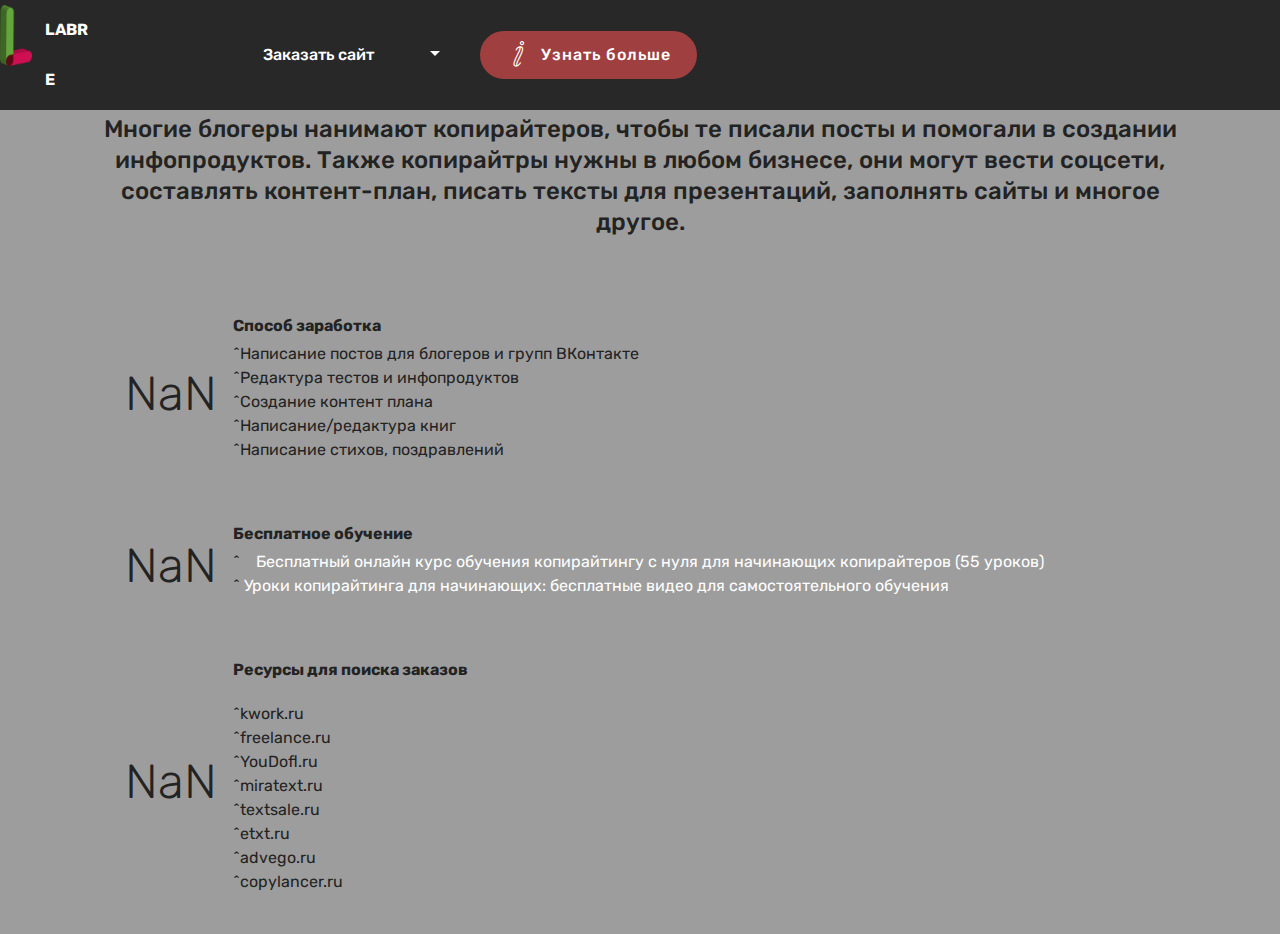
<file: kopiraiting.html>
<!DOCTYPE html>
<html  >
<head>
  <!-- Site made with Mobirise Website Builder v4.12.3, https://mobirise.com -->
  <meta charset="UTF-8">
  <meta http-equiv="X-UA-Compatible" content="IE=edge">
  <meta name="generator" content="Mobirise v4.12.3, mobirise.com">
  <meta name="viewport" content="width=device-width, initial-scale=1, minimum-scale=1">
  <link rel="shortcut icon" href="assets/images/mbr-72x136.png" type="image/x-icon">
  <meta name="description" content="Копирайтинг: способы заработка, бесплатное обучение и поиск заказов.">
  
  
  <title>Копирайтинг</title>
  <link rel="stylesheet" href="assets/web/assets/mobirise-icons/mobirise-icons.css">
  <link rel="stylesheet" href="assets/bootstrap/css/bootstrap.min.css">
  <link rel="stylesheet" href="assets/bootstrap/css/bootstrap-grid.min.css">
  <link rel="stylesheet" href="assets/bootstrap/css/bootstrap-reboot.min.css">
  <link rel="stylesheet" href="assets/socicon/css/styles.css">
  <link rel="stylesheet" href="assets/tether/tether.min.css">
  <link rel="stylesheet" href="assets/animatecss/animate.min.css">
  <link rel="stylesheet" href="assets/dropdown/css/style.css">
  <link rel="stylesheet" href="assets/theme/css/style.css">
  <link rel="preload" as="style" href="assets/mobirise/css/mbr-additional.css"><link rel="stylesheet" href="assets/mobirise/css/mbr-additional.css" type="text/css">
  
  
  
</head>
<body>
  <section class="menu cid-rXQTbabI8s" once="menu" id="menu1-d">

    

    <nav class="navbar navbar-expand beta-menu navbar-dropdown align-items-center navbar-fixed-top navbar-toggleable-sm">
        <button class="navbar-toggler navbar-toggler-right" type="button" data-toggle="collapse" data-target="#navbarSupportedContent" aria-controls="navbarSupportedContent" aria-expanded="false" aria-label="Toggle navigation">
            <div class="hamburger">
                <span></span>
                <span></span>
                <span></span>
                <span></span>
            </div>
        </button>
        <div class="menu-logo">
            <div class="navbar-brand">
                <span class="navbar-logo">
                    <a href="https://mobirise.co">
                         <img src="assets/images/mbr-72x136.png" alt="Mobirise" title="" style="height: 3.8rem;">
                    </a>
                </span>
                <span class="navbar-caption-wrap"><a class="navbar-caption text-white display-4" href="https://mobirise.co">LABRE</a></span>
            </div>
        </div>
        <div class="collapse navbar-collapse" id="navbarSupportedContent">
            <ul class="navbar-nav nav-dropdown" data-app-modern-menu="true"><li class="nav-item dropdown">
                    <a class="nav-link link text-white dropdown-toggle display-4" href="https://mobirise.co" aria-expanded="false" data-toggle="dropdown-submenu">&nbsp; &nbsp; &nbsp; &nbsp; &nbsp; &nbsp; &nbsp; &nbsp; &nbsp; &nbsp; &nbsp; &nbsp; &nbsp; &nbsp; &nbsp; &nbsp; &nbsp;Заказать сайт &nbsp; &nbsp; &nbsp; &nbsp; &nbsp; &nbsp;&nbsp;</a><div class="dropdown-menu"><a class="text-white dropdown-item display-4" href="https://t.me/LABREweb_design" aria-expanded="false" target="_blank"><span class="socicon socicon-telegram mbr-iconfont mbr-iconfont-btn"></span>Телеграм</a><a class="text-white dropdown-item display-4" href="mailto:loburec.julia@gmail.com" aria-expanded="false"><span class="socicon socicon-mail mbr-iconfont mbr-iconfont-btn"></span>Почта</a><a class="text-white dropdown-item display-4" href="viber://chat?number=+79788126739" aria-expanded="false"><span class="socicon socicon-viber mbr-iconfont mbr-iconfont-btn"></span>Вайбер</a></div>
                </li></ul>
            <div class="navbar-buttons mbr-section-btn"><a class="btn btn-sm btn-primary display-4" href="https://mobirise.co"><span class="mbri-italic mbr-iconfont mbr-iconfont-btn"></span>Узнать больше</a></div>
        </div>
    </nav>
</section>

<section class="engine"><a href="https://mobirise.info/o">free portfolio web templates</a></section><section class="counters3 counters cid-rXRiI8W67Y mbr-parallax-background" id="counters3-m">

    

    <div class="mbr-overlay" style="opacity: 0.4; background-color: rgb(35, 35, 35);">
    </div>

    <div class="container pt-4 mt-2">
        <h2 class="mbr-section-title pb-3 align-center mbr-fonts-style display-2">Копирайтер</h2>
        <h3 class="mbr-section-subtitle pb-5 align-center mbr-fonts-style display-5">Многие блогеры нанимают копирайтеров, чтобы те писали посты и помогали в создании инфопродуктов. Также копирайтры нужны в любом бизнесе, они могут вести соцсети, составлять контент-план, писать тексты для презентаций, заполнять сайты и многое другое.</h3>
        <div>
            
            <div class="cards-block">
                <div class="cards-container">
                    <div class="card px-3 align-left col-12">
                        <div class="panel-item p-4 d-flex align-items-center">
                            <div class="card-img pr-3 d-flex align-items-center align-left">
                                
                                <h3 class="count py-3 mbr-fonts-style display-2">*</h3>
                            </div>
                            <div class="card-text">
                                <h4 class="mbr-content-title mbr-bold mbr-fonts-style display-7">Способ заработка</h4>
                                <p class="mbr-content-text mbr-fonts-style display-7">^Написание постов для блогеров и групп ВКонтакте<br>^Редактура тестов и инфопродуктов&nbsp;<br>^Создание контент плана<br>^Написание/редактура книг<br>^Написание&nbsp;стихов, поздравлений &nbsp; &nbsp; &nbsp; &nbsp; &nbsp; &nbsp; &nbsp; &nbsp; &nbsp; &nbsp; &nbsp;</p>
                            </div>
                        </div>
                    </div>
                    <div class="card px-3 align-left col-12">
                        <div class="panel-item p-4 d-flex align-items-center">
                            <div class="card-img pr-3 d-flex align-items-center align-left">
                                
                                <h3 class="count py-3 mbr-fonts-style display-2">*</h3>
                            </div>
                            <div class="card-text">
                                <h4 class="mbr-content-title mbr-bold mbr-fonts-style display-7">Бесплатное обучение</h4>
                                <p class="mbr-content-text mbr-fonts-style display-7">^ &nbsp;<a href="https://shard-copywriting.ru/besplatnoe-obuchenie-kopiraytingu/" target="_blank" class="text-white"> &nbsp;Бесплатный онлайн курс обучения копирайтингу с нуля для начинающих копирайтеров (55 уроков)</a><br>^ <a href="https://vse-kursy.com/read/334-uroki-kopiraitinga-dlya-nachinayuschih-besplatnye-obuchayuschie-video.html" target="_blank" class="text-white">Уроки копирайтинга для начинающих: бесплатные видео для самостоятельного обучения</a></p>
                            </div>
                        </div>
                    </div>
                    <div class="card px-3 align-left col-12">
                        <div class="panel-item p-4 d-flex align-items-center">
                            <div class="card-img pr-3 d-flex align-items-center align-left">
                                
                                <h3 class="count py-3 mbr-fonts-style display-2">*</h3>
                            </div>
                            <div class="card-text">
                                <h4 class="mbr-content-title mbr-bold mbr-fonts-style display-7">Ресурсы для поиска заказов<br><br></h4>
                                <p class="mbr-content-text mbr-fonts-style display-7">^kwork.ru
<br>^freelance.ru
<br>^YouDofl.ru
<br>^miratext.ru
<br>^textsale.ru
<br>^etxt.ru
<br>^advego.ru
<br>^copylancer.ru  &nbsp; &nbsp; &nbsp; &nbsp; &nbsp; &nbsp; &nbsp; &nbsp; &nbsp; &nbsp; &nbsp; &nbsp; &nbsp;</p>
                            </div>
                        </div>
                    </div>
                    
                </div>
            </div>
        </div>
    </div>
</section>


  <script src="assets/web/assets/jquery/jquery.min.js"></script>
  <script src="assets/popper/popper.min.js"></script>
  <script src="assets/bootstrap/js/bootstrap.min.js"></script>
  <script src="assets/smoothscroll/smooth-scroll.js"></script>
  <script src="assets/tether/tether.min.js"></script>
  <script src="assets/touchswipe/jquery.touch-swipe.min.js"></script>
  <script src="assets/viewportchecker/jquery.viewportchecker.js"></script>
  <script src="assets/parallax/jarallax.min.js"></script>
  <script src="assets/dropdown/js/nav-dropdown.js"></script>
  <script src="assets/dropdown/js/navbar-dropdown.js"></script>
  <script src="assets/theme/js/script.js"></script>
  
  
  <input name="animation" type="hidden">
   <div id="scrollToTop" class="scrollToTop mbr-arrow-up"><a style="text-align: center;"><i class="mbr-arrow-up-icon mbr-arrow-up-icon-cm cm-icon cm-icon-smallarrow-up"></i></a></div>
  </body>
</html>
</file>
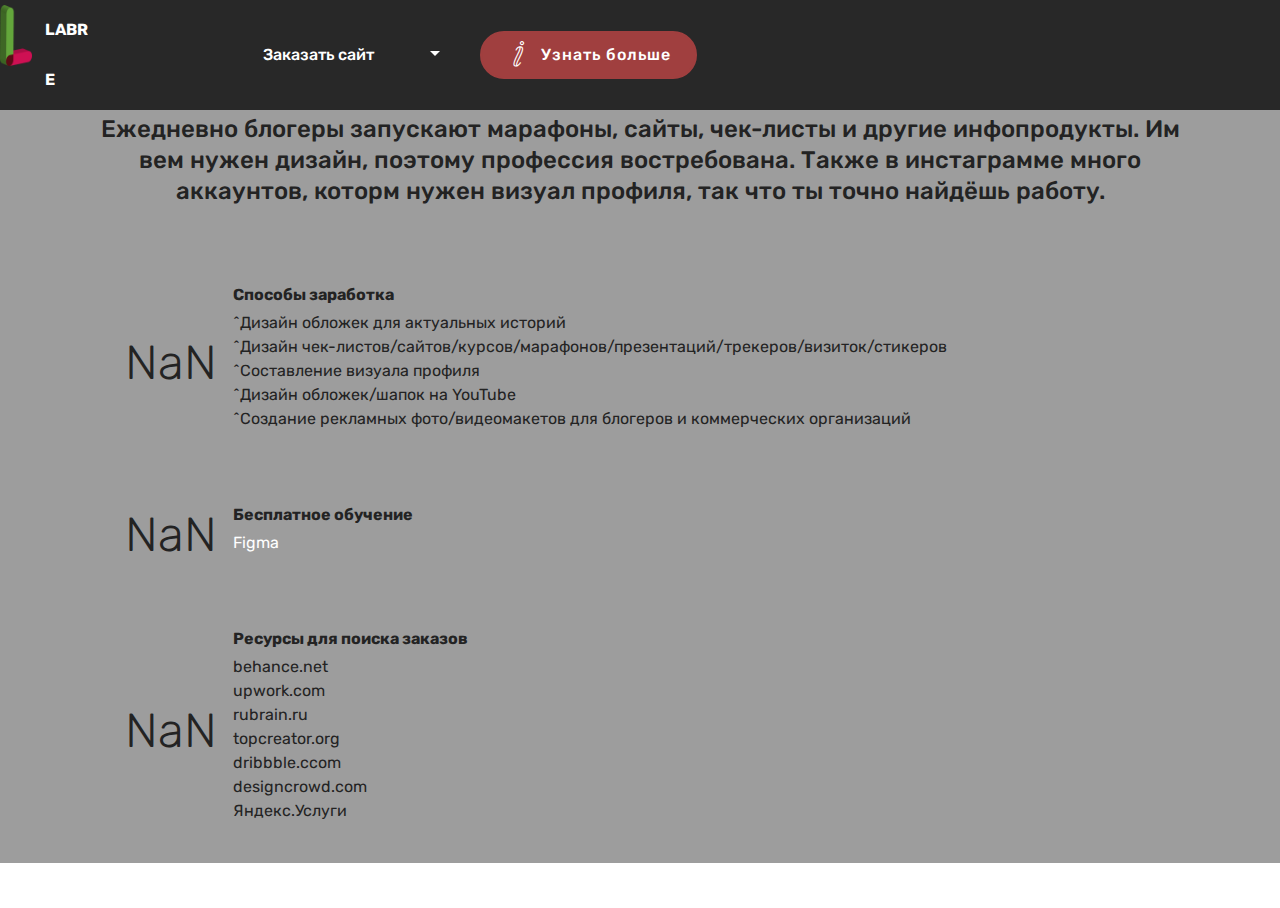
<file: menegment-bloggers.html>
<!DOCTYPE html>
<html  >
<head>
  <!-- Site made with Mobirise Website Builder v4.12.3, https://mobirise.com -->
  <meta charset="UTF-8">
  <meta http-equiv="X-UA-Compatible" content="IE=edge">
  <meta name="generator" content="Mobirise v4.12.3, mobirise.com">
  <meta name="viewport" content="width=device-width, initial-scale=1, minimum-scale=1">
  <link rel="shortcut icon" href="assets/images/mbr-72x136.png" type="image/x-icon">
  <meta name="description" content="Менеджер блогера онлайн: способы заработка, бесплатно обучение, поиск заказов.">
  
  
  <title>Менеджер блогера</title>
  <link rel="stylesheet" href="assets/web/assets/mobirise-icons/mobirise-icons.css">
  <link rel="stylesheet" href="assets/bootstrap/css/bootstrap.min.css">
  <link rel="stylesheet" href="assets/bootstrap/css/bootstrap-grid.min.css">
  <link rel="stylesheet" href="assets/bootstrap/css/bootstrap-reboot.min.css">
  <link rel="stylesheet" href="assets/socicon/css/styles.css">
  <link rel="stylesheet" href="assets/tether/tether.min.css">
  <link rel="stylesheet" href="assets/animatecss/animate.min.css">
  <link rel="stylesheet" href="assets/dropdown/css/style.css">
  <link rel="stylesheet" href="assets/theme/css/style.css">
  <link rel="preload" as="style" href="assets/mobirise/css/mbr-additional.css"><link rel="stylesheet" href="assets/mobirise/css/mbr-additional.css" type="text/css">
  
  
  
</head>
<body>
  <section class="menu cid-rXUOMryoFW" once="menu" id="menu1-1b">

    

    <nav class="navbar navbar-expand beta-menu navbar-dropdown align-items-center navbar-fixed-top navbar-toggleable-sm">
        <button class="navbar-toggler navbar-toggler-right" type="button" data-toggle="collapse" data-target="#navbarSupportedContent" aria-controls="navbarSupportedContent" aria-expanded="false" aria-label="Toggle navigation">
            <div class="hamburger">
                <span></span>
                <span></span>
                <span></span>
                <span></span>
            </div>
        </button>
        <div class="menu-logo">
            <div class="navbar-brand">
                <span class="navbar-logo">
                    <a href="https://mobirise.co">
                         <img src="assets/images/mbr-72x136.png" alt="Mobirise" title="" style="height: 3.8rem;">
                    </a>
                </span>
                <span class="navbar-caption-wrap"><a class="navbar-caption text-white display-4" href="https://mobirise.co">LABRE</a></span>
            </div>
        </div>
        <div class="collapse navbar-collapse" id="navbarSupportedContent">
            <ul class="navbar-nav nav-dropdown" data-app-modern-menu="true"><li class="nav-item dropdown">
                    <a class="nav-link link text-white dropdown-toggle display-4" href="https://mobirise.co" aria-expanded="false" data-toggle="dropdown-submenu">&nbsp; &nbsp; &nbsp; &nbsp; &nbsp; &nbsp; &nbsp; &nbsp; &nbsp; &nbsp; &nbsp; &nbsp; &nbsp; &nbsp; &nbsp; &nbsp; &nbsp;Заказать сайт &nbsp; &nbsp; &nbsp; &nbsp; &nbsp; &nbsp;&nbsp;</a><div class="dropdown-menu"><a class="text-white dropdown-item display-4" href="https://t.me/LABREweb_design" aria-expanded="false" target="_blank"><span class="socicon socicon-telegram mbr-iconfont mbr-iconfont-btn"></span>Телеграм</a><a class="text-white dropdown-item display-4" href="mailto:loburec.julia@gmail.com" aria-expanded="false"><span class="socicon socicon-mail mbr-iconfont mbr-iconfont-btn"></span>Почта</a><a class="text-white dropdown-item display-4" href="viber://chat?number=+79788126739" aria-expanded="false"><span class="socicon socicon-viber mbr-iconfont mbr-iconfont-btn"></span>Вайбер</a></div>
                </li></ul>
            <div class="navbar-buttons mbr-section-btn"><a class="btn btn-sm btn-primary display-4" href="https://mobirise.co"><span class="mbri-italic mbr-iconfont mbr-iconfont-btn"></span>Узнать больше</a></div>
        </div>
    </nav>
</section>

<section class="engine"><a href="https://mobirise.info/x">css templates</a></section><section class="counters3 counters cid-rXUOMtRrPz mbr-parallax-background" id="counters3-1c">

    

    <div class="mbr-overlay" style="opacity: 0.4; background-color: rgb(35, 35, 35);">
    </div>

    <div class="container pt-4 mt-2">
        <h2 class="mbr-section-title pb-3 align-center mbr-fonts-style display-2">
                    Дизайнер</h2>
        <h3 class="mbr-section-subtitle pb-5 align-center mbr-fonts-style display-5">Ежедневно блогеры запускают марафоны, сайты, чек-листы и другие инфопродукты. Им вем нужен дизайн, поэтому профессия востребована. Также в инстаграмме много аккаунтов, которм нужен визуал профиля, так что ты точно найдёшь работу.</h3>
        <div>
            
            <div class="cards-block">
                <div class="cards-container">
                    <div class="card px-3 align-left col-12">
                        <div class="panel-item p-4 d-flex align-items-center">
                            <div class="card-img pr-3 d-flex align-items-center align-left">
                                
                                <h3 class="count py-3 mbr-fonts-style display-2">
                                    *
                                </h3>
                            </div>
                            <div class="card-text">
                                <h4 class="mbr-content-title mbr-bold mbr-fonts-style display-7">
                                    Способы заработка</h4>
                                <p class="mbr-content-text mbr-fonts-style display-7">^Дизайн обложек для актуальных историй<br>^Дизайн чек-листов/сайтов/курсов/марафонов/презентаций/трекеров/визиток/стикеров<br>^Составление визуала профиля<br>^Дизайн обложек/шапок на YouTube<br>^Создание рекламных фото/видеомакетов для блогеров и коммерческих организаций</p>
                            </div>
                        </div>
                    </div>
                    <div class="card px-3 align-left col-12">
                        <div class="panel-item p-4 d-flex align-items-center">
                            <div class="card-img pr-3 d-flex align-items-center align-left">
                                
                                <h3 class="count py-3 mbr-fonts-style display-2">*</h3>
                            </div>
                            <div class="card-text">
                                <h4 class="mbr-content-title mbr-bold mbr-fonts-style display-7">Бесплатное обучение</h4>
                                <p class="mbr-content-text mbr-fonts-style display-7"><a href="http://figmadesign.ru/" class="text-white">Figma</a> &nbsp; &nbsp; &nbsp; &nbsp; &nbsp; &nbsp; &nbsp; &nbsp; &nbsp; &nbsp; &nbsp; &nbsp; &nbsp; &nbsp;&nbsp;</p>
                            </div>
                        </div>
                    </div>
                    <div class="card px-3 align-left col-12">
                        <div class="panel-item p-4 d-flex align-items-center">
                            <div class="card-img pr-3 d-flex align-items-center align-left">
                                
                                <h3 class="count py-3 mbr-fonts-style display-2">
                                    *
                                </h3>
                            </div>
                            <div class="card-text">
                                <h4 class="mbr-content-title mbr-bold mbr-fonts-style display-7">Ресурсы для поиска заказов</h4>
                                <p class="mbr-content-text mbr-fonts-style display-7">behance.net<br>upwork.com<br>rubrain.ru<br>topcreator.org<br>dribbble.ccom<br>designcrowd.com<br>Яндекс.Услуги</p>
                            </div>
                        </div>
                    </div>
                    
                </div>
            </div>
        </div>
    </div>
</section>


  <script src="assets/web/assets/jquery/jquery.min.js"></script>
  <script src="assets/popper/popper.min.js"></script>
  <script src="assets/bootstrap/js/bootstrap.min.js"></script>
  <script src="assets/smoothscroll/smooth-scroll.js"></script>
  <script src="assets/tether/tether.min.js"></script>
  <script src="assets/touchswipe/jquery.touch-swipe.min.js"></script>
  <script src="assets/viewportchecker/jquery.viewportchecker.js"></script>
  <script src="assets/parallax/jarallax.min.js"></script>
  <script src="assets/dropdown/js/nav-dropdown.js"></script>
  <script src="assets/dropdown/js/navbar-dropdown.js"></script>
  <script src="assets/theme/js/script.js"></script>
  
  
  <input name="animation" type="hidden">
   <div id="scrollToTop" class="scrollToTop mbr-arrow-up"><a style="text-align: center;"><i class="mbr-arrow-up-icon mbr-arrow-up-icon-cm cm-icon cm-icon-smallarrow-up"></i></a></div>
  </body>
</html>
</file>
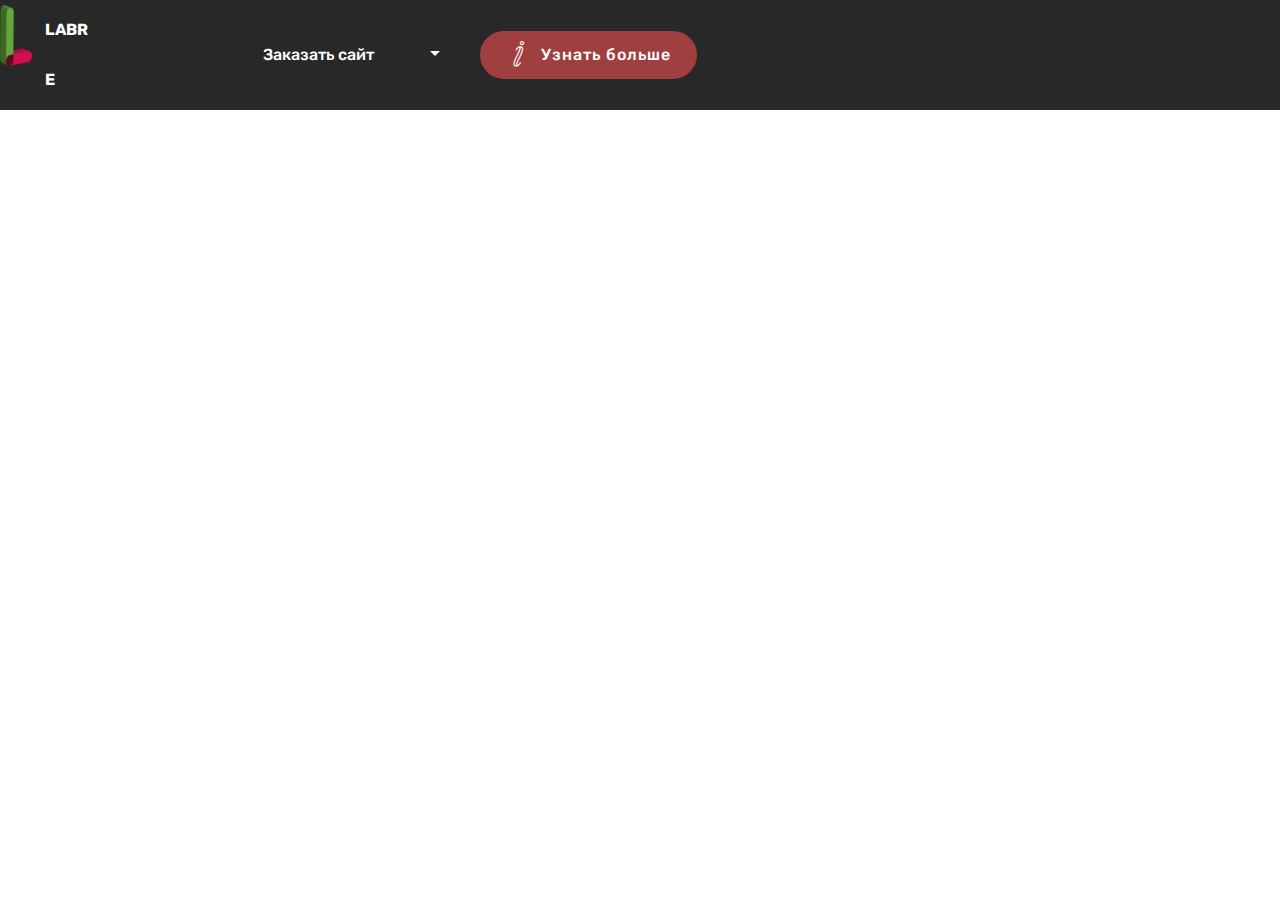
<file: page2.html>
<!DOCTYPE html>
<html  >
<head>
  <!-- Site made with Mobirise Website Builder v4.12.3, https://mobirise.com -->
  <meta charset="UTF-8">
  <meta http-equiv="X-UA-Compatible" content="IE=edge">
  <meta name="generator" content="Mobirise v4.12.3, mobirise.com">
  <meta name="viewport" content="width=device-width, initial-scale=1, minimum-scale=1">
  <link rel="shortcut icon" href="assets/images/mbr-72x136.png" type="image/x-icon">
  <meta name="description" content="Website Generator Description">
  
  
  <title>Дизайнер</title>
  <link rel="stylesheet" href="assets/web/assets/mobirise-icons/mobirise-icons.css">
  <link rel="stylesheet" href="assets/bootstrap/css/bootstrap.min.css">
  <link rel="stylesheet" href="assets/bootstrap/css/bootstrap-grid.min.css">
  <link rel="stylesheet" href="assets/bootstrap/css/bootstrap-reboot.min.css">
  <link rel="stylesheet" href="assets/socicon/css/styles.css">
  <link rel="stylesheet" href="assets/tether/tether.min.css">
  <link rel="stylesheet" href="assets/animatecss/animate.min.css">
  <link rel="stylesheet" href="assets/dropdown/css/style.css">
  <link rel="stylesheet" href="assets/theme/css/style.css">
  <link rel="preload" as="style" href="assets/mobirise/css/mbr-additional.css"><link rel="stylesheet" href="assets/mobirise/css/mbr-additional.css" type="text/css">
  
  
  
</head>
<body>
  <section class="menu cid-rXRdd7hEpA" once="menu" id="menu1-e">

    

    <nav class="navbar navbar-expand beta-menu navbar-dropdown align-items-center navbar-fixed-top navbar-toggleable-sm">
        <button class="navbar-toggler navbar-toggler-right" type="button" data-toggle="collapse" data-target="#navbarSupportedContent" aria-controls="navbarSupportedContent" aria-expanded="false" aria-label="Toggle navigation">
            <div class="hamburger">
                <span></span>
                <span></span>
                <span></span>
                <span></span>
            </div>
        </button>
        <div class="menu-logo">
            <div class="navbar-brand">
                <span class="navbar-logo">
                    <a href="https://mobirise.co">
                         <img src="assets/images/mbr-72x136.png" alt="Mobirise" title="" style="height: 3.8rem;">
                    </a>
                </span>
                <span class="navbar-caption-wrap"><a class="navbar-caption text-white display-4" href="https://mobirise.co">LABRE</a></span>
            </div>
        </div>
        <div class="collapse navbar-collapse" id="navbarSupportedContent">
            <ul class="navbar-nav nav-dropdown" data-app-modern-menu="true"><li class="nav-item dropdown">
                    <a class="nav-link link text-white dropdown-toggle display-4" href="https://mobirise.co" aria-expanded="false" data-toggle="dropdown-submenu">&nbsp; &nbsp; &nbsp; &nbsp; &nbsp; &nbsp; &nbsp; &nbsp; &nbsp; &nbsp; &nbsp; &nbsp; &nbsp; &nbsp; &nbsp; &nbsp; &nbsp;Заказать сайт &nbsp; &nbsp; &nbsp; &nbsp; &nbsp; &nbsp;&nbsp;</a><div class="dropdown-menu"><a class="text-white dropdown-item display-4" href="https://t.me/LABREweb_design" aria-expanded="false" target="_blank"><span class="socicon socicon-telegram mbr-iconfont mbr-iconfont-btn"></span>Телеграм</a><a class="text-white dropdown-item display-4" href="mailto:loburec.julia@gmail.com" aria-expanded="false"><span class="socicon socicon-mail mbr-iconfont mbr-iconfont-btn"></span>Почта</a><a class="text-white dropdown-item display-4" href="viber://chat?number=+79788126739" aria-expanded="false"><span class="socicon socicon-viber mbr-iconfont mbr-iconfont-btn"></span>Вайбер</a></div>
                </li></ul>
            <div class="navbar-buttons mbr-section-btn"><a class="btn btn-sm btn-primary display-4" href="https://mobirise.co"><span class="mbri-italic mbr-iconfont mbr-iconfont-btn"></span>Узнать больше</a></div>
        </div>
    </nav>
</section>


  <section class="engine"><a href="https://mobirise.info/w">html5 templates</a></section><script src="assets/web/assets/jquery/jquery.min.js"></script>
  <script src="assets/popper/popper.min.js"></script>
  <script src="assets/bootstrap/js/bootstrap.min.js"></script>
  <script src="assets/smoothscroll/smooth-scroll.js"></script>
  <script src="assets/tether/tether.min.js"></script>
  <script src="assets/touchswipe/jquery.touch-swipe.min.js"></script>
  <script src="assets/viewportchecker/jquery.viewportchecker.js"></script>
  <script src="assets/dropdown/js/nav-dropdown.js"></script>
  <script src="assets/dropdown/js/navbar-dropdown.js"></script>
  <script src="assets/theme/js/script.js"></script>
  
  
 <div id="scrollToTop" class="scrollToTop mbr-arrow-up"><a style="text-align: center;"><i class="mbr-arrow-up-icon mbr-arrow-up-icon-cm cm-icon cm-icon-smallarrow-up"></i></a></div>
    <input name="animation" type="hidden">
  </body>
</html>
</file>
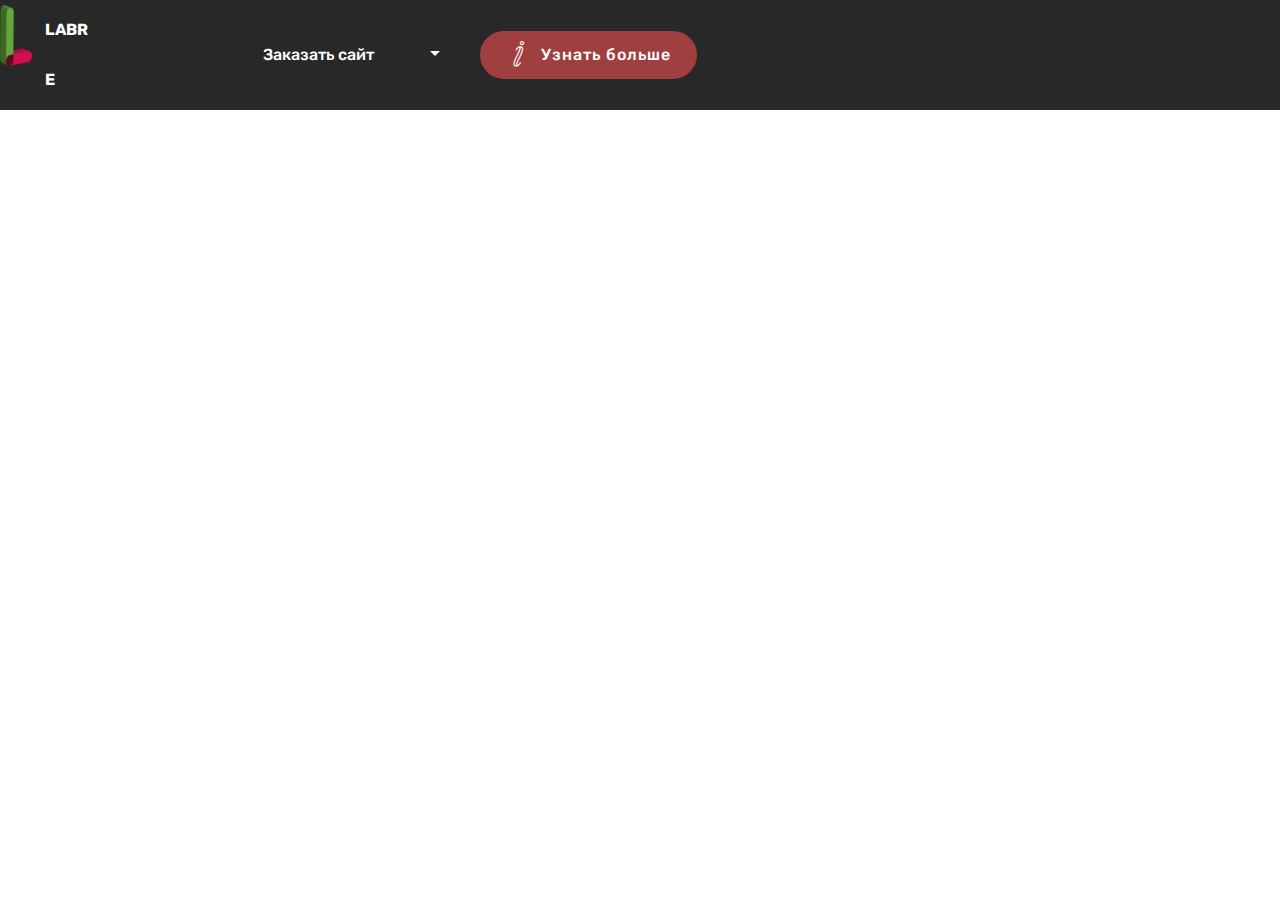
<file: page3.html>
<!DOCTYPE html>
<html  >
<head>
  <!-- Site made with Mobirise Website Builder v4.12.3, https://mobirise.com -->
  <meta charset="UTF-8">
  <meta http-equiv="X-UA-Compatible" content="IE=edge">
  <meta name="generator" content="Mobirise v4.12.3, mobirise.com">
  <meta name="viewport" content="width=device-width, initial-scale=1, minimum-scale=1">
  <link rel="shortcut icon" href="assets/images/mbr-72x136.png" type="image/x-icon">
  <meta name="description" content="Website Generator Description">
  
  
  <title>Таргетолог</title>
  <link rel="stylesheet" href="assets/web/assets/mobirise-icons/mobirise-icons.css">
  <link rel="stylesheet" href="assets/bootstrap/css/bootstrap.min.css">
  <link rel="stylesheet" href="assets/bootstrap/css/bootstrap-grid.min.css">
  <link rel="stylesheet" href="assets/bootstrap/css/bootstrap-reboot.min.css">
  <link rel="stylesheet" href="assets/socicon/css/styles.css">
  <link rel="stylesheet" href="assets/tether/tether.min.css">
  <link rel="stylesheet" href="assets/animatecss/animate.min.css">
  <link rel="stylesheet" href="assets/dropdown/css/style.css">
  <link rel="stylesheet" href="assets/theme/css/style.css">
  <link rel="preload" as="style" href="assets/mobirise/css/mbr-additional.css"><link rel="stylesheet" href="assets/mobirise/css/mbr-additional.css" type="text/css">
  
  
  
</head>
<body>
  <section class="menu cid-rXRdgigWPD" once="menu" id="menu1-f">

    

    <nav class="navbar navbar-expand beta-menu navbar-dropdown align-items-center navbar-fixed-top navbar-toggleable-sm">
        <button class="navbar-toggler navbar-toggler-right" type="button" data-toggle="collapse" data-target="#navbarSupportedContent" aria-controls="navbarSupportedContent" aria-expanded="false" aria-label="Toggle navigation">
            <div class="hamburger">
                <span></span>
                <span></span>
                <span></span>
                <span></span>
            </div>
        </button>
        <div class="menu-logo">
            <div class="navbar-brand">
                <span class="navbar-logo">
                    <a href="https://mobirise.co">
                         <img src="assets/images/mbr-72x136.png" alt="Mobirise" title="" style="height: 3.8rem;">
                    </a>
                </span>
                <span class="navbar-caption-wrap"><a class="navbar-caption text-white display-4" href="https://mobirise.co">LABRE</a></span>
            </div>
        </div>
        <div class="collapse navbar-collapse" id="navbarSupportedContent">
            <ul class="navbar-nav nav-dropdown" data-app-modern-menu="true"><li class="nav-item dropdown">
                    <a class="nav-link link text-white dropdown-toggle display-4" href="https://mobirise.co" aria-expanded="false" data-toggle="dropdown-submenu">&nbsp; &nbsp; &nbsp; &nbsp; &nbsp; &nbsp; &nbsp; &nbsp; &nbsp; &nbsp; &nbsp; &nbsp; &nbsp; &nbsp; &nbsp; &nbsp; &nbsp;Заказать сайт &nbsp; &nbsp; &nbsp; &nbsp; &nbsp; &nbsp;&nbsp;</a><div class="dropdown-menu"><a class="text-white dropdown-item display-4" href="https://t.me/LABREweb_design" aria-expanded="false" target="_blank"><span class="socicon socicon-telegram mbr-iconfont mbr-iconfont-btn"></span>Телеграм</a><a class="text-white dropdown-item display-4" href="mailto:loburec.julia@gmail.com" aria-expanded="false"><span class="socicon socicon-mail mbr-iconfont mbr-iconfont-btn"></span>Почта</a><a class="text-white dropdown-item display-4" href="viber://chat?number=+79788126739" aria-expanded="false"><span class="socicon socicon-viber mbr-iconfont mbr-iconfont-btn"></span>Вайбер</a></div>
                </li></ul>
            <div class="navbar-buttons mbr-section-btn"><a class="btn btn-sm btn-primary display-4" href="https://mobirise.co"><span class="mbri-italic mbr-iconfont mbr-iconfont-btn"></span>Узнать больше</a></div>
        </div>
    </nav>
</section>


  <section class="engine"><a href="https://mobirise.info/h">how to create a web page</a></section><script src="assets/web/assets/jquery/jquery.min.js"></script>
  <script src="assets/popper/popper.min.js"></script>
  <script src="assets/bootstrap/js/bootstrap.min.js"></script>
  <script src="assets/smoothscroll/smooth-scroll.js"></script>
  <script src="assets/tether/tether.min.js"></script>
  <script src="assets/touchswipe/jquery.touch-swipe.min.js"></script>
  <script src="assets/viewportchecker/jquery.viewportchecker.js"></script>
  <script src="assets/dropdown/js/nav-dropdown.js"></script>
  <script src="assets/dropdown/js/navbar-dropdown.js"></script>
  <script src="assets/theme/js/script.js"></script>
  
  
 <div id="scrollToTop" class="scrollToTop mbr-arrow-up"><a style="text-align: center;"><i class="mbr-arrow-up-icon mbr-arrow-up-icon-cm cm-icon cm-icon-smallarrow-up"></i></a></div>
    <input name="animation" type="hidden">
  </body>
</html>
</file>
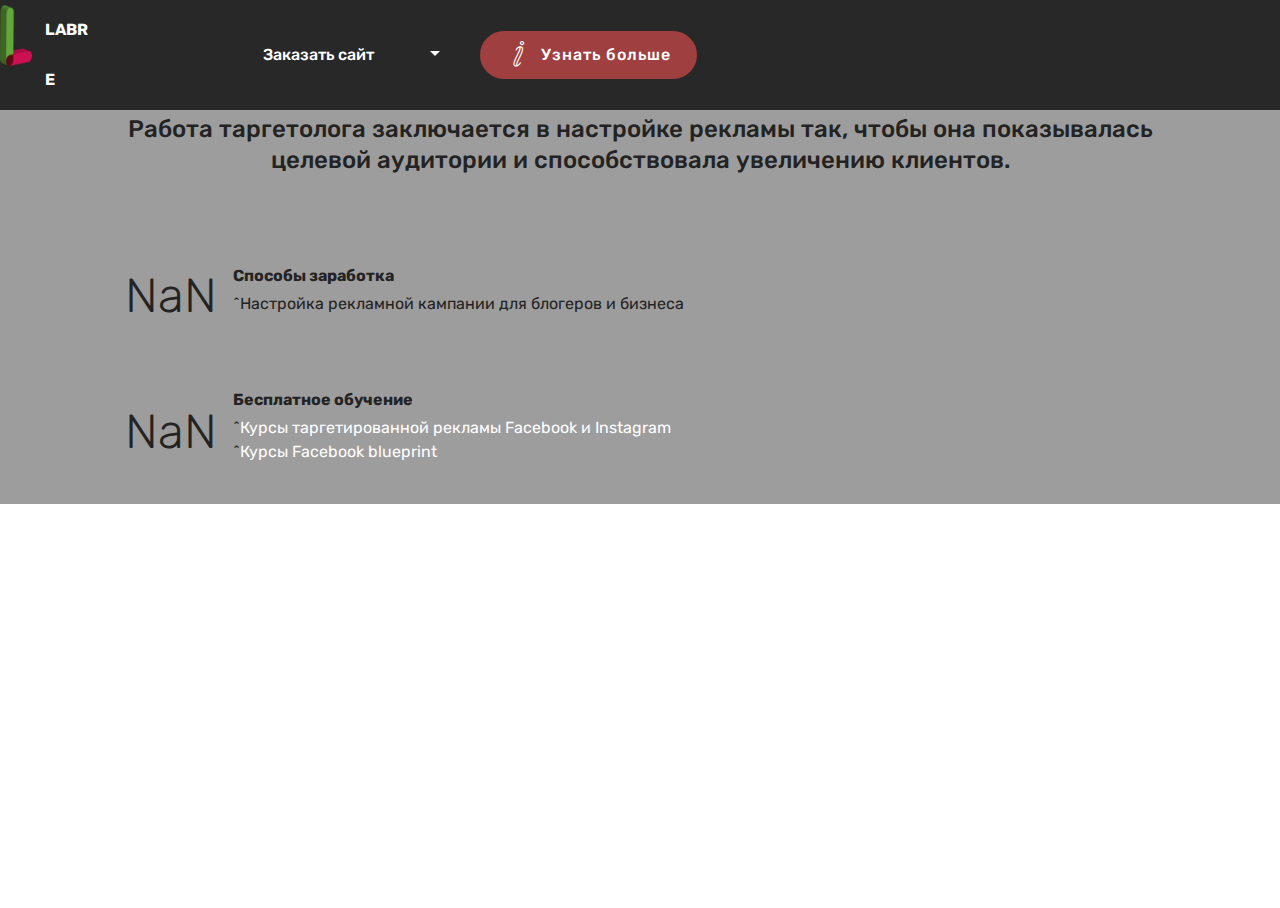
<file: target.html>
<!DOCTYPE html>
<html  >
<head>
  <!-- Site made with Mobirise Website Builder v4.12.3, https://mobirise.com -->
  <meta charset="UTF-8">
  <meta http-equiv="X-UA-Compatible" content="IE=edge">
  <meta name="generator" content="Mobirise v4.12.3, mobirise.com">
  <meta name="viewport" content="width=device-width, initial-scale=1, minimum-scale=1">
  <link rel="shortcut icon" href="assets/images/mbr-72x136.png" type="image/x-icon">
  <meta name="description" content="Таргетолог работа онлайн: способы заработка, бесплатно обучение.">
  
  
  <title>Таргетолог</title>
  <link rel="stylesheet" href="assets/web/assets/mobirise-icons/mobirise-icons.css">
  <link rel="stylesheet" href="assets/bootstrap/css/bootstrap.min.css">
  <link rel="stylesheet" href="assets/bootstrap/css/bootstrap-grid.min.css">
  <link rel="stylesheet" href="assets/bootstrap/css/bootstrap-reboot.min.css">
  <link rel="stylesheet" href="assets/socicon/css/styles.css">
  <link rel="stylesheet" href="assets/tether/tether.min.css">
  <link rel="stylesheet" href="assets/animatecss/animate.min.css">
  <link rel="stylesheet" href="assets/dropdown/css/style.css">
  <link rel="stylesheet" href="assets/theme/css/style.css">
  <link rel="preload" as="style" href="assets/mobirise/css/mbr-additional.css"><link rel="stylesheet" href="assets/mobirise/css/mbr-additional.css" type="text/css">
  
  
  
</head>
<body>
  <section class="menu cid-rXUOCQp3oi" once="menu" id="menu1-15">

    

    <nav class="navbar navbar-expand beta-menu navbar-dropdown align-items-center navbar-fixed-top navbar-toggleable-sm">
        <button class="navbar-toggler navbar-toggler-right" type="button" data-toggle="collapse" data-target="#navbarSupportedContent" aria-controls="navbarSupportedContent" aria-expanded="false" aria-label="Toggle navigation">
            <div class="hamburger">
                <span></span>
                <span></span>
                <span></span>
                <span></span>
            </div>
        </button>
        <div class="menu-logo">
            <div class="navbar-brand">
                <span class="navbar-logo">
                    <a href="https://mobirise.co">
                         <img src="assets/images/mbr-72x136.png" alt="Mobirise" title="" style="height: 3.8rem;">
                    </a>
                </span>
                <span class="navbar-caption-wrap"><a class="navbar-caption text-white display-4" href="https://mobirise.co">LABRE</a></span>
            </div>
        </div>
        <div class="collapse navbar-collapse" id="navbarSupportedContent">
            <ul class="navbar-nav nav-dropdown" data-app-modern-menu="true"><li class="nav-item dropdown">
                    <a class="nav-link link text-white dropdown-toggle display-4" href="https://mobirise.co" aria-expanded="false" data-toggle="dropdown-submenu">&nbsp; &nbsp; &nbsp; &nbsp; &nbsp; &nbsp; &nbsp; &nbsp; &nbsp; &nbsp; &nbsp; &nbsp; &nbsp; &nbsp; &nbsp; &nbsp; &nbsp;Заказать сайт &nbsp; &nbsp; &nbsp; &nbsp; &nbsp; &nbsp;&nbsp;</a><div class="dropdown-menu"><a class="text-white dropdown-item display-4" href="https://t.me/LABREweb_design" aria-expanded="false" target="_blank"><span class="socicon socicon-telegram mbr-iconfont mbr-iconfont-btn"></span>Телеграм</a><a class="text-white dropdown-item display-4" href="mailto:loburec.julia@gmail.com" aria-expanded="false"><span class="socicon socicon-mail mbr-iconfont mbr-iconfont-btn"></span>Почта</a><a class="text-white dropdown-item display-4" href="viber://chat?number=+79788126739" aria-expanded="false"><span class="socicon socicon-viber mbr-iconfont mbr-iconfont-btn"></span>Вайбер</a></div>
                </li></ul>
            <div class="navbar-buttons mbr-section-btn"><a class="btn btn-sm btn-primary display-4" href="https://mobirise.co"><span class="mbri-italic mbr-iconfont mbr-iconfont-btn"></span>Узнать больше</a></div>
        </div>
    </nav>
</section>

<section class="engine"><a href="https://mobirise.info/e">make a site</a></section><section class="counters3 counters cid-rXUOCSOHCL mbr-parallax-background" id="counters3-16">

    

    <div class="mbr-overlay" style="opacity: 0.4; background-color: rgb(35, 35, 35);">
    </div>

    <div class="container pt-4 mt-2">
        <h2 class="mbr-section-title pb-3 align-center mbr-fonts-style display-2">Таргетолог</h2>
        <h3 class="mbr-section-subtitle pb-5 align-center mbr-fonts-style display-5">Работа таргетолога заключается в настройке рекламы так, чтобы она показывалась целевой аудитории и способствовала увеличению клиентов.</h3>
        <div>
            
            <div class="cards-block">
                <div class="cards-container">
                    <div class="card px-3 align-left col-12">
                        <div class="panel-item p-4 d-flex align-items-center">
                            <div class="card-img pr-3 d-flex align-items-center align-left">
                                
                                <h3 class="count py-3 mbr-fonts-style display-2">
                                    *
                                </h3>
                            </div>
                            <div class="card-text">
                                <h4 class="mbr-content-title mbr-bold mbr-fonts-style display-7">
                                    Способы заработка</h4>
                                <p class="mbr-content-text mbr-fonts-style display-7">^Настройка рекламной кампании для блогеров и бизнеса</p>
                            </div>
                        </div>
                    </div>
                    <div class="card px-3 align-left col-12">
                        <div class="panel-item p-4 d-flex align-items-center">
                            <div class="card-img pr-3 d-flex align-items-center align-left">
                                
                                <h3 class="count py-3 mbr-fonts-style display-2">*</h3>
                            </div>
                            <div class="card-text">
                                <h4 class="mbr-content-title mbr-bold mbr-fonts-style display-7">Бесплатное обучение</h4>
                                <p class="mbr-content-text mbr-fonts-style display-7">^<a href="https://shcherbakovs.com/targeting-free-course/" class="text-white">Курсы таргетированной рекламы Facebook и Instagram</a>&nbsp; <br>^<a href="https://www.facebookblueprint.com/student/catalog" class="text-white">Курсы Facebook blueprint&nbsp; </a>&nbsp; &nbsp; &nbsp; &nbsp; &nbsp; &nbsp;&nbsp;</p>
                            </div>
                        </div>
                    </div>
                    
                    
                </div>
            </div>
        </div>
    </div>
</section>


  <script src="assets/web/assets/jquery/jquery.min.js"></script>
  <script src="assets/popper/popper.min.js"></script>
  <script src="assets/bootstrap/js/bootstrap.min.js"></script>
  <script src="assets/smoothscroll/smooth-scroll.js"></script>
  <script src="assets/tether/tether.min.js"></script>
  <script src="assets/touchswipe/jquery.touch-swipe.min.js"></script>
  <script src="assets/viewportchecker/jquery.viewportchecker.js"></script>
  <script src="assets/parallax/jarallax.min.js"></script>
  <script src="assets/dropdown/js/nav-dropdown.js"></script>
  <script src="assets/dropdown/js/navbar-dropdown.js"></script>
  <script src="assets/theme/js/script.js"></script>
  
  
  <input name="animation" type="hidden">
   <div id="scrollToTop" class="scrollToTop mbr-arrow-up"><a style="text-align: center;"><i class="mbr-arrow-up-icon mbr-arrow-up-icon-cm cm-icon cm-icon-smallarrow-up"></i></a></div>
  </body>
</html>
</file>
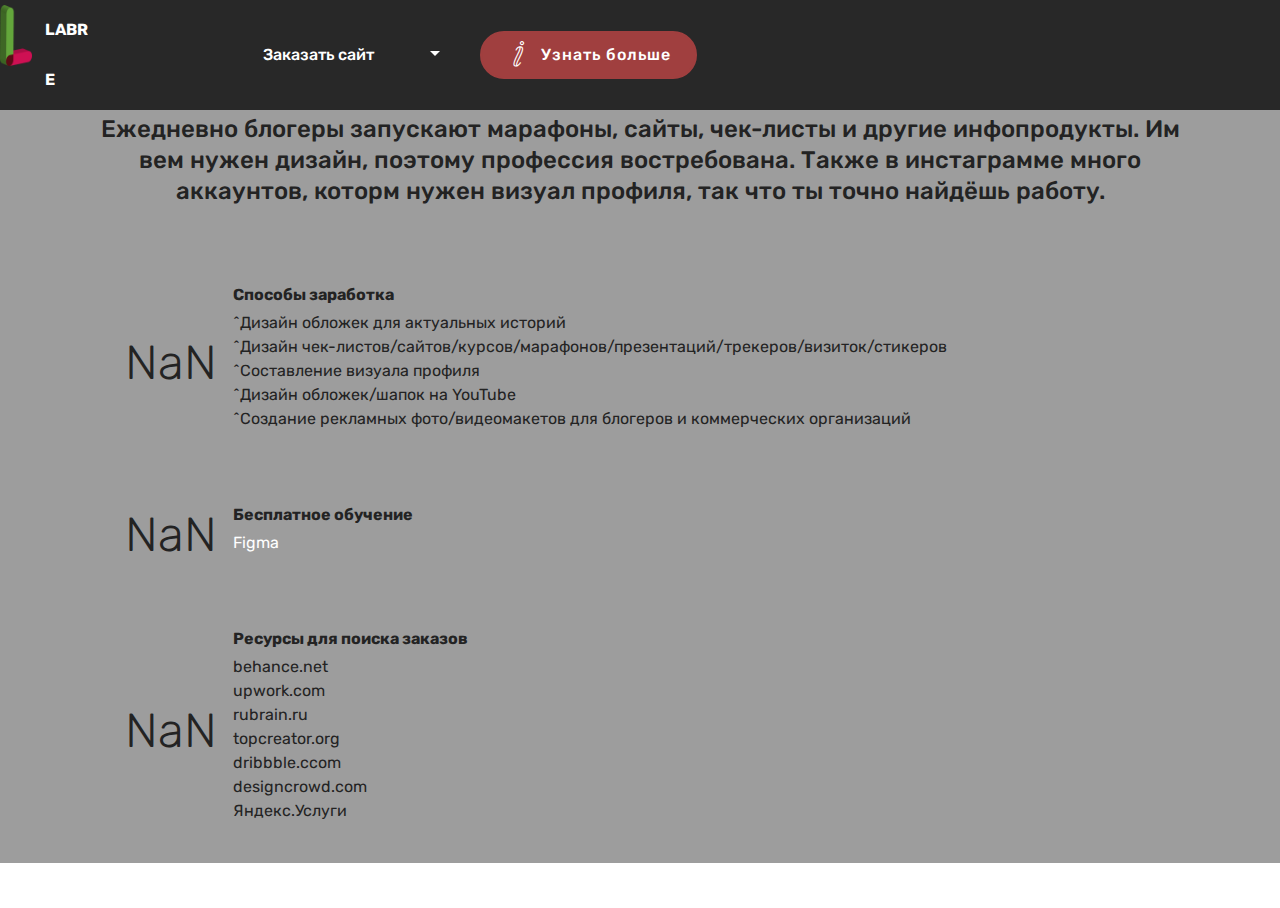
<file: web-design.html>
<!DOCTYPE html>
<html  >
<head>
  <!-- Site made with Mobirise Website Builder v4.12.3, https://mobirise.com -->
  <meta charset="UTF-8">
  <meta http-equiv="X-UA-Compatible" content="IE=edge">
  <meta name="generator" content="Mobirise v4.12.3, mobirise.com">
  <meta name="viewport" content="width=device-width, initial-scale=1, minimum-scale=1">
  <link rel="shortcut icon" href="assets/images/mbr-72x136.png" type="image/x-icon">
  <meta name="description" content="Веб-дизайнер работа онлайн: способы заработка, бесплатно обучение, поиск заказов.">
  
  
  <title>Веб-дизайнер</title>
  <link rel="stylesheet" href="assets/web/assets/mobirise-icons/mobirise-icons.css">
  <link rel="stylesheet" href="assets/bootstrap/css/bootstrap.min.css">
  <link rel="stylesheet" href="assets/bootstrap/css/bootstrap-grid.min.css">
  <link rel="stylesheet" href="assets/bootstrap/css/bootstrap-reboot.min.css">
  <link rel="stylesheet" href="assets/socicon/css/styles.css">
  <link rel="stylesheet" href="assets/tether/tether.min.css">
  <link rel="stylesheet" href="assets/animatecss/animate.min.css">
  <link rel="stylesheet" href="assets/dropdown/css/style.css">
  <link rel="stylesheet" href="assets/theme/css/style.css">
  <link rel="preload" as="style" href="assets/mobirise/css/mbr-additional.css"><link rel="stylesheet" href="assets/mobirise/css/mbr-additional.css" type="text/css">
  
  
  
</head>
<body>
  <section class="menu cid-rXUOF6Y1g4" once="menu" id="menu1-17">

    

    <nav class="navbar navbar-expand beta-menu navbar-dropdown align-items-center navbar-fixed-top navbar-toggleable-sm">
        <button class="navbar-toggler navbar-toggler-right" type="button" data-toggle="collapse" data-target="#navbarSupportedContent" aria-controls="navbarSupportedContent" aria-expanded="false" aria-label="Toggle navigation">
            <div class="hamburger">
                <span></span>
                <span></span>
                <span></span>
                <span></span>
            </div>
        </button>
        <div class="menu-logo">
            <div class="navbar-brand">
                <span class="navbar-logo">
                    <a href="https://mobirise.co">
                         <img src="assets/images/mbr-72x136.png" alt="Mobirise" title="" style="height: 3.8rem;">
                    </a>
                </span>
                <span class="navbar-caption-wrap"><a class="navbar-caption text-white display-4" href="https://mobirise.co">LABRE</a></span>
            </div>
        </div>
        <div class="collapse navbar-collapse" id="navbarSupportedContent">
            <ul class="navbar-nav nav-dropdown" data-app-modern-menu="true"><li class="nav-item dropdown">
                    <a class="nav-link link text-white dropdown-toggle display-4" href="https://mobirise.co" aria-expanded="false" data-toggle="dropdown-submenu">&nbsp; &nbsp; &nbsp; &nbsp; &nbsp; &nbsp; &nbsp; &nbsp; &nbsp; &nbsp; &nbsp; &nbsp; &nbsp; &nbsp; &nbsp; &nbsp; &nbsp;Заказать сайт &nbsp; &nbsp; &nbsp; &nbsp; &nbsp; &nbsp;&nbsp;</a><div class="dropdown-menu"><a class="text-white dropdown-item display-4" href="https://t.me/LABREweb_design" aria-expanded="false" target="_blank"><span class="socicon socicon-telegram mbr-iconfont mbr-iconfont-btn"></span>Телеграм</a><a class="text-white dropdown-item display-4" href="mailto:loburec.julia@gmail.com" aria-expanded="false"><span class="socicon socicon-mail mbr-iconfont mbr-iconfont-btn"></span>Почта</a><a class="text-white dropdown-item display-4" href="viber://chat?number=+79788126739" aria-expanded="false"><span class="socicon socicon-viber mbr-iconfont mbr-iconfont-btn"></span>Вайбер</a></div>
                </li></ul>
            <div class="navbar-buttons mbr-section-btn"><a class="btn btn-sm btn-primary display-4" href="https://mobirise.co"><span class="mbri-italic mbr-iconfont mbr-iconfont-btn"></span>Узнать больше</a></div>
        </div>
    </nav>
</section>

<section class="engine"><a href="https://mobirise.info/p">web templates free download</a></section><section class="counters3 counters cid-rXUOF9hyzF mbr-parallax-background" id="counters3-18">

    

    <div class="mbr-overlay" style="opacity: 0.4; background-color: rgb(35, 35, 35);">
    </div>

    <div class="container pt-4 mt-2">
        <h2 class="mbr-section-title pb-3 align-center mbr-fonts-style display-2">
                    Дизайнер</h2>
        <h3 class="mbr-section-subtitle pb-5 align-center mbr-fonts-style display-5">Ежедневно блогеры запускают марафоны, сайты, чек-листы и другие инфопродукты. Им вем нужен дизайн, поэтому профессия востребована. Также в инстаграмме много аккаунтов, которм нужен визуал профиля, так что ты точно найдёшь работу.</h3>
        <div>
            
            <div class="cards-block">
                <div class="cards-container">
                    <div class="card px-3 align-left col-12">
                        <div class="panel-item p-4 d-flex align-items-center">
                            <div class="card-img pr-3 d-flex align-items-center align-left">
                                
                                <h3 class="count py-3 mbr-fonts-style display-2">
                                    *
                                </h3>
                            </div>
                            <div class="card-text">
                                <h4 class="mbr-content-title mbr-bold mbr-fonts-style display-7">
                                    Способы заработка</h4>
                                <p class="mbr-content-text mbr-fonts-style display-7">^Дизайн обложек для актуальных историй<br>^Дизайн чек-листов/сайтов/курсов/марафонов/презентаций/трекеров/визиток/стикеров<br>^Составление визуала профиля<br>^Дизайн обложек/шапок на YouTube<br>^Создание рекламных фото/видеомакетов для блогеров и коммерческих организаций</p>
                            </div>
                        </div>
                    </div>
                    <div class="card px-3 align-left col-12">
                        <div class="panel-item p-4 d-flex align-items-center">
                            <div class="card-img pr-3 d-flex align-items-center align-left">
                                
                                <h3 class="count py-3 mbr-fonts-style display-2">*</h3>
                            </div>
                            <div class="card-text">
                                <h4 class="mbr-content-title mbr-bold mbr-fonts-style display-7">Бесплатное обучение</h4>
                                <p class="mbr-content-text mbr-fonts-style display-7"><a href="http://figmadesign.ru/" class="text-white">Figma</a> &nbsp; &nbsp; &nbsp; &nbsp; &nbsp; &nbsp; &nbsp; &nbsp; &nbsp; &nbsp; &nbsp; &nbsp; &nbsp; &nbsp;&nbsp;</p>
                            </div>
                        </div>
                    </div>
                    <div class="card px-3 align-left col-12">
                        <div class="panel-item p-4 d-flex align-items-center">
                            <div class="card-img pr-3 d-flex align-items-center align-left">
                                
                                <h3 class="count py-3 mbr-fonts-style display-2">
                                    *
                                </h3>
                            </div>
                            <div class="card-text">
                                <h4 class="mbr-content-title mbr-bold mbr-fonts-style display-7">Ресурсы для поиска заказов</h4>
                                <p class="mbr-content-text mbr-fonts-style display-7">behance.net<br>upwork.com<br>rubrain.ru<br>topcreator.org<br>dribbble.ccom<br>designcrowd.com<br>Яндекс.Услуги</p>
                            </div>
                        </div>
                    </div>
                    
                </div>
            </div>
        </div>
    </div>
</section>


  <script src="assets/web/assets/jquery/jquery.min.js"></script>
  <script src="assets/popper/popper.min.js"></script>
  <script src="assets/bootstrap/js/bootstrap.min.js"></script>
  <script src="assets/smoothscroll/smooth-scroll.js"></script>
  <script src="assets/tether/tether.min.js"></script>
  <script src="assets/touchswipe/jquery.touch-swipe.min.js"></script>
  <script src="assets/viewportchecker/jquery.viewportchecker.js"></script>
  <script src="assets/parallax/jarallax.min.js"></script>
  <script src="assets/dropdown/js/nav-dropdown.js"></script>
  <script src="assets/dropdown/js/navbar-dropdown.js"></script>
  <script src="assets/theme/js/script.js"></script>
  
  
  <input name="animation" type="hidden">
   <div id="scrollToTop" class="scrollToTop mbr-arrow-up"><a style="text-align: center;"><i class="mbr-arrow-up-icon mbr-arrow-up-icon-cm cm-icon cm-icon-smallarrow-up"></i></a></div>
  </body>
</html>
</file>
<file: assets/web/assets/mobirise-icons/mobirise-icons.css>
@font-face {
  font-family: 'MobiriseIcons';
  src:  url('mobirise-icons.eot?spat4u');
  src:  url('mobirise-icons.eot?spat4u#iefix') format('embedded-opentype'),
    url('mobirise-icons.ttf?spat4u') format('truetype'),
    url('mobirise-icons.woff?spat4u') format('woff'),
    url('mobirise-icons.svg?spat4u#MobiriseIcons') format('svg');
  font-weight: normal;
  font-style: normal;
  font-display: swap;
}

[class^="mbri-"], [class*=" mbri-"] {
  /* use !important to prevent issues with browser extensions that change fonts */
  font-family: MobiriseIcons !important;
  speak: none;
  font-style: normal;
  font-weight: normal;
  font-variant: normal;
  text-transform: none;
  line-height: 1;

  /* Better Font Rendering =========== */
  -webkit-font-smoothing: antialiased;
  -moz-osx-font-smoothing: grayscale;
}

.mbri-add-submenu:before {
  content: "\e900";
}
.mbri-alert:before {
  content: "\e901";
}
.mbri-align-center:before {
  content: "\e902";
}
.mbri-align-justify:before {
  content: "\e903";
}
.mbri-align-left:before {
  content: "\e904";
}
.mbri-align-right:before {
  content: "\e905";
}
.mbri-android:before {
  content: "\e906";
}
.mbri-apple:before {
  content: "\e907";
}
.mbri-arrow-down:before {
  content: "\e908";
}
.mbri-arrow-next:before {
  content: "\e909";
}
.mbri-arrow-prev:before {
  content: "\e90a";
}
.mbri-arrow-up:before {
  content: "\e90b";
}
.mbri-bold:before {
  content: "\e90c";
}
.mbri-bookmark:before {
  content: "\e90d";
}
.mbri-bootstrap:before {
  content: "\e90e";
}
.mbri-briefcase:before {
  content: "\e90f";
}
.mbri-browse:before {
  content: "\e910";
}
.mbri-bulleted-list:before {
  content: "\e911";
}
.mbri-calendar:before {
  content: "\e912";
}
.mbri-camera:before {
  content: "\e913";
}
.mbri-cart-add:before {
  content: "\e914";
}
.mbri-cart-full:before {
  content: "\e915";
}
.mbri-cash:before {
  content: "\e916";
}
.mbri-change-style:before {
  content: "\e917";
}
.mbri-chat:before {
  content: "\e918";
}
.mbri-clock:before {
  content: "\e919";
}
.mbri-close:before {
  content: "\e91a";
}
.mbri-cloud:before {
  content: "\e91b";
}
.mbri-code:before {
  content: "\e91c";
}
.mbri-contact-form:before {
  content: "\e91d";
}
.mbri-credit-card:before {
  content: "\e91e";
}
.mbri-cursor-click:before {
  content: "\e91f";
}
.mbri-cust-feedback:before {
  content: "\e920";
}
.mbri-database:before {
  content: "\e921";
}
.mbri-delivery:before {
  content: "\e922";
}
.mbri-desktop:before {
  content: "\e923";
}
.mbri-devices:before {
  content: "\e924";
}
.mbri-down:before {
  content: "\e925";
}
.mbri-download:before {
  content: "\e989";
}
.mbri-drag-n-drop:before {
  content: "\e927";
}
.mbri-drag-n-drop2:before {
  content: "\e928";
}
.mbri-edit:before {
  content: "\e929";
}
.mbri-edit2:before {
  content: "\e92a";
}
.mbri-error:before {
  content: "\e92b";
}
.mbri-extension:before {
  content: "\e92c";
}
.mbri-features:before {
  content: "\e92d";
}
.mbri-file:before {
  content: "\e92e";
}
.mbri-flag:before {
  content: "\e92f";
}
.mbri-folder:before {
  content: "\e930";
}
.mbri-gift:before {
  content: "\e931";
}
.mbri-github:before {
  content: "\e932";
}
.mbri-globe:before {
  content: "\e933";
}
.mbri-globe-2:before {
  content: "\e934";
}
.mbri-growing-chart:before {
  content: "\e935";
}
.mbri-hearth:before {
  content: "\e936";
}
.mbri-help:before {
  content: "\e937";
}
.mbri-home:before {
  content: "\e938";
}
.mbri-hot-cup:before {
  content: "\e939";
}
.mbri-idea:before {
  content: "\e93a";
}
.mbri-image-gallery:before {
  content: "\e93b";
}
.mbri-image-slider:before {
  content: "\e93c";
}
.mbri-info:before {
  content: "\e93d";
}
.mbri-italic:before {
  content: "\e93e";
}
.mbri-key:before {
  content: "\e93f";
}
.mbri-laptop:before {
  content: "\e940";
}
.mbri-layers:before {
  content: "\e941";
}
.mbri-left-right:before {
  content: "\e942";
}
.mbri-left:before {
  content: "\e943";
}
.mbri-letter:before {
  content: "\e944";
}
.mbri-like:before {
  content: "\e945";
}
.mbri-link:before {
  content: "\e946";
}
.mbri-lock:before {
  content: "\e947";
}
.mbri-login:before {
  content: "\e948";
}
.mbri-logout:before {
  content: "\e949";
}
.mbri-magic-stick:before {
  content: "\e94a";
}
.mbri-map-pin:before {
  content: "\e94b";
}
.mbri-menu:before {
  content: "\e94c";
}
.mbri-mobile:before {
  content: "\e94d";
}
.mbri-mobile2:before {
  content: "\e94e";
}
.mbri-mobirise:before {
  content: "\e94f";
}
.mbri-more-horizontal:before {
  content: "\e950";
}
.mbri-more-vertical:before {
  content: "\e951";
}
.mbri-music:before {
  content: "\e952";
}
.mbri-new-file:before {
  content: "\e953";
}
.mbri-numbered-list:before {
  content: "\e954";
}
.mbri-opened-folder:before {
  content: "\e955";
}
.mbri-pages:before {
  content: "\e956";
}
.mbri-paper-plane:before {
  content: "\e957";
}
.mbri-paperclip:before {
  content: "\e958";
}
.mbri-photo:before {
  content: "\e959";
}
.mbri-photos:before {
  content: "\e95a";
}
.mbri-pin:before {
  content: "\e95b";
}
.mbri-play:before {
  content: "\e95c";
}
.mbri-plus:before {
  content: "\e95d";
}
.mbri-preview:before {
  content: "\e95e";
}
.mbri-print:before {
  content: "\e95f";
}
.mbri-protect:before {
  content: "\e960";
}
.mbri-question:before {
  content: "\e961";
}
.mbri-quote-left:before {
  content: "\e962";
}
.mbri-quote-right:before {
  content: "\e963";
}
.mbri-refresh:before {
  content: "\e964";
}
.mbri-responsive:before {
  content: "\e965";
}
.mbri-right:before {
  content: "\e966";
}
.mbri-rocket:before {
  content: "\e967";
}
.mbri-sad-face:before {
  content: "\e968";
}
.mbri-sale:before {
  content: "\e969";
}
.mbri-save:before {
  content: "\e96a";
}
.mbri-search:before {
  content: "\e96b";
}
.mbri-setting:before {
  content: "\e96c";
}
.mbri-setting2:before {
  content: "\e96d";
}
.mbri-setting3:before {
  content: "\e96e";
}
.mbri-share:before {
  content: "\e96f";
}
.mbri-shopping-bag:before {
  content: "\e970";
}
.mbri-shopping-basket:before {
  content: "\e971";
}
.mbri-shopping-cart:before {
  content: "\e972";
}
.mbri-sites:before {
  content: "\e973";
}
.mbri-smile-face:before {
  content: "\e974";
}
.mbri-speed:before {
  content: "\e975";
}
.mbri-star:before {
  content: "\e976";
}
.mbri-success:before {
  content: "\e977";
}
.mbri-sun:before {
  content: "\e978";
}
.mbri-sun2:before {
  content: "\e979";
}
.mbri-tablet:before {
  content: "\e97a";
}
.mbri-tablet-vertical:before {
  content: "\e97b";
}
.mbri-target:before {
  content: "\e97c";
}
.mbri-timer:before {
  content: "\e97d";
}
.mbri-to-ftp:before {
  content: "\e97e";
}
.mbri-to-local-drive:before {
  content: "\e97f";
}
.mbri-touch-swipe:before {
  content: "\e980";
}
.mbri-touch:before {
  content: "\e981";
}
.mbri-trash:before {
  content: "\e982";
}
.mbri-underline:before {
  content: "\e983";
}
.mbri-unlink:before {
  content: "\e984";
}
.mbri-unlock:before {
  content: "\e985";
}
.mbri-up-down:before {
  content: "\e986";
}
.mbri-up:before {
  content: "\e987";
}
.mbri-update:before {
  content: "\e988";
}
.mbri-upload:before {
 content: "\e926"; 
}
.mbri-user:before {
  content: "\e98a";
}
.mbri-user2:before {
  content: "\e98b";
}
.mbri-users:before {
  content: "\e98c";
}
.mbri-video:before {
  content: "\e98d";
}
.mbri-video-play:before {
  content: "\e98e";
}
.mbri-watch:before {
  content: "\e98f";
}
.mbri-website-theme:before {
  content: "\e990";
}
.mbri-wifi:before {
  content: "\e991";
}
.mbri-windows:before {
  content: "\e992";
}
.mbri-zoom-out:before {
  content: "\e993";
}
.mbri-redo:before {
  content: "\e994";
}
.mbri-undo:before {
  content: "\e995";
}
</file>
<file: assets/socicon/css/styles.css>
@charset "UTF-8";

@font-face {
  font-family: 'Socicon';
  src:  url('../fonts/socicon.eot');
  src:  url('../fonts/socicon.eot?#iefix') format('embedded-opentype'),
    url('../fonts/socicon.woff2') format('woff2'),
    url('../fonts/socicon.ttf') format('truetype'),
    url('../fonts/socicon.woff') format('woff'),
    url('../fonts/socicon.svg#socicon') format('svg');
  font-weight: normal;
  font-style: normal;
}

[data-icon]:before {
  font-family: "socicon" !important;
  content: attr(data-icon);
  font-style: normal !important;
  font-weight: normal !important;
  font-variant: normal !important;
  text-transform: none !important;
  speak: none;
  line-height: 1;
  -webkit-font-smoothing: antialiased;
  -moz-osx-font-smoothing: grayscale;
}

[class^="socicon-"], [class*=" socicon-"] {
  /* use !important to prevent issues with browser extensions that change fonts */
  font-family: 'Socicon' !important;
  speak: none;
  font-style: normal;
  font-weight: normal;
  font-variant: normal;
  text-transform: none;
  line-height: 1;

  /* Better Font Rendering =========== */
  -webkit-font-smoothing: antialiased;
  -moz-osx-font-smoothing: grayscale;
}

.socicon-eitaa:before {
  content: "\e97c";
}
.socicon-soroush:before {
  content: "\e97d";
}
.socicon-bale:before {
  content: "\e97e";
}
.socicon-zazzle:before {
  content: "\e97b";
}
.socicon-society6:before {
  content: "\e97a";
}
.socicon-redbubble:before {
  content: "\e979";
}
.socicon-avvo:before {
  content: "\e978";
}
.socicon-stitcher:before {
  content: "\e977";
}
.socicon-googlehangouts:before {
  content: "\e974";
}
.socicon-dlive:before {
  content: "\e975";
}
.socicon-vsco:before {
  content: "\e976";
}
.socicon-flipboard:before {
  content: "\e973";
}
.socicon-ubuntu:before {
  content: "\e958";
}
.socicon-artstation:before {
  content: "\e959";
}
.socicon-invision:before {
  content: "\e95a";
}
.socicon-torial:before {
  content: "\e95b";
}
.socicon-collectorz:before {
  content: "\e95c";
}
.socicon-seenthis:before {
  content: "\e95d";
}
.socicon-googleplaymusic:before {
  content: "\e95e";
}
.socicon-debian:before {
  content: "\e95f";
}
.socicon-filmfreeway:before {
  content: "\e960";
}
.socicon-gnome:before {
  content: "\e961";
}
.socicon-itchio:before {
  content: "\e962";
}
.socicon-jamendo:before {
  content: "\e963";
}
.socicon-mix:before {
  content: "\e964";
}
.socicon-sharepoint:before {
  content: "\e965";
}
.socicon-tinder:before {
  content: "\e966";
}
.socicon-windguru:before {
  content: "\e967";
}
.socicon-cdbaby:before {
  content: "\e968";
}
.socicon-elementaryos:before {
  content: "\e969";
}
.socicon-stage32:before {
  content: "\e96a";
}
.socicon-tiktok:before {
  content: "\e96b";
}
.socicon-gitter:before {
  content: "\e96c";
}
.socicon-letterboxd:before {
  content: "\e96d";
}
.socicon-threema:before {
  content: "\e96e";
}
.socicon-splice:before {
  content: "\e96f";
}
.socicon-metapop:before {
  content: "\e970";
}
.socicon-naver:before {
  content: "\e971";
}
.socicon-remote:before {
  content: "\e972";
}
.socicon-internet:before {
  content: "\e957";
}
.socicon-moddb:before {
  content: "\e94b";
}
.socicon-indiedb:before {
  content: "\e94c";
}
.socicon-traxsource:before {
  content: "\e94d";
}
.socicon-gamefor:before {
  content: "\e94e";
}
.socicon-pixiv:before {
  content: "\e94f";
}
.socicon-myanimelist:before {
  content: "\e950";
}
.socicon-blackberry:before {
  content: "\e951";
}
.socicon-wickr:before {
  content: "\e952";
}
.socicon-spip:before {
  content: "\e953";
}
.socicon-napster:before {
  content: "\e954";
}
.socicon-beatport:before {
  content: "\e955";
}
.socicon-hackerone:before {
  content: "\e956";
}
.socicon-hackernews:before {
  content: "\e946";
}
.socicon-smashwords:before {
  content: "\e947";
}
.socicon-kobo:before {
  content: "\e948";
}
.socicon-bookbub:before {
  content: "\e949";
}
.socicon-mailru:before {
  content: "\e94a";
}
.socicon-gitlab:before {
  content: "\e945";
}
.socicon-instructables:before {
  content: "\e944";
}
.socicon-portfolio:before {
  content: "\e943";
}
.socicon-codered:before {
  content: "\e940";
}
.socicon-origin:before {
  content: "\e941";
}
.socicon-nextdoor:before {
  content: "\e942";
}
.socicon-udemy:before {
  content: "\e93f";
}
.socicon-livemaster:before {
  content: "\e93e";
}
.socicon-crunchbase:before {
  content: "\e93b";
}
.socicon-homefy:before {
  content: "\e93c";
}
.socicon-calendly:before {
  content: "\e93d";
}
.socicon-realtor:before {
  content: "\e90f";
}
.socicon-tidal:before {
  content: "\e910";
}
.socicon-qobuz:before {
  content: "\e911";
}
.socicon-natgeo:before {
  content: "\e912";
}
.socicon-mastodon:before {
  content: "\e913";
}
.socicon-unsplash:before {
  content: "\e914";
}
.socicon-homeadvisor:before {
  content: "\e915";
}
.socicon-angieslist:before {
  content: "\e916";
}
.socicon-codepen:before {
  content: "\e917";
}
.socicon-slack:before {
  content: "\e918";
}
.socicon-openaigym:before {
  content: "\e919";
}
.socicon-logmein:before {
  content: "\e91a";
}
.socicon-fiverr:before {
  content: "\e91b";
}
.socicon-gotomeeting:before {
  content: "\e91c";
}
.socicon-aliexpress:before {
  content: "\e91d";
}
.socicon-guru:before {
  content: "\e91e";
}
.socicon-appstore:before {
  content: "\e91f";
}
.socicon-homes:before {
  content: "\e920";
}
.socicon-zoom:before {
  content: "\e921";
}
.socicon-alibaba:before {
  content: "\e922";
}
.socicon-craigslist:before {
  content: "\e923";
}
.socicon-wix:before {
  content: "\e924";
}
.socicon-redfin:before {
  content: "\e925";
}
.socicon-googlecalendar:before {
  content: "\e926";
}
.socicon-shopify:before {
  content: "\e927";
}
.socicon-freelancer:before {
  content: "\e928";
}
.socicon-seedrs:before {
  content: "\e929";
}
.socicon-bing:before {
  content: "\e92a";
}
.socicon-doodle:before {
  content: "\e92b";
}
.socicon-bonanza:before {
  content: "\e92c";
}
.socicon-squarespace:before {
  content: "\e92d";
}
.socicon-toptal:before {
  content: "\e92e";
}
.socicon-gust:before {
  content: "\e92f";
}
.socicon-ask:before {
  content: "\e930";
}
.socicon-trulia:before {
  content: "\e931";
}
.socicon-loomly:before {
  content: "\e932";
}
.socicon-ghost:before {
  content: "\e933";
}
.socicon-upwork:before {
  content: "\e934";
}
.socicon-fundable:before {
  content: "\e935";
}
.socicon-booking:before {
  content: "\e936";
}
.socicon-googlemaps:before {
  content: "\e937";
}
.socicon-zillow:before {
  content: "\e938";
}
.socicon-niconico:before {
  content: "\e939";
}
.socicon-toneden:before {
  content: "\e93a";
}
.socicon-augment:before {
  content: "\e908";
}
.socicon-bitbucket:before {
  content: "\e909";
}
.socicon-fyuse:before {
  content: "\e90a";
}
.socicon-yt-gaming:before {
  content: "\e90b";
}
.socicon-sketchfab:before {
  content: "\e90c";
}
.socicon-mobcrush:before {
  content: "\e90d";
}
.socicon-microsoft:before {
  content: "\e90e";
}
.socicon-pandora:before {
  content: "\e907";
}
.socicon-messenger:before {
  content: "\e906";
}
.socicon-gamewisp:before {
  content: "\e905";
}
.socicon-bloglovin:before {
  content: "\e904";
}
.socicon-tunein:before {
  content: "\e903";
}
.socicon-gamejolt:before {
  content: "\e901";
}
.socicon-trello:before {
  content: "\e902";
}
.socicon-spreadshirt:before {
  content: "\e900";
}
.socicon-500px:before {
  content: "\e000";
}
.socicon-8tracks:before {
  content: "\e001";
}
.socicon-airbnb:before {
  content: "\e002";
}
.socicon-alliance:before {
  content: "\e003";
}
.socicon-amazon:before {
  content: "\e004";
}
.socicon-amplement:before {
  content: "\e005";
}
.socicon-android:before {
  content: "\e006";
}
.socicon-angellist:before {
  content: "\e007";
}
.socicon-apple:before {
  content: "\e008";
}
.socicon-appnet:before {
  content: "\e009";
}
.socicon-baidu:before {
  content: "\e00a";
}
.socicon-bandcamp:before {
  content: "\e00b";
}
.socicon-battlenet:before {
  content: "\e00c";
}
.socicon-mixer:before {
  content: "\e00d";
}
.socicon-bebee:before {
  content: "\e00e";
}
.socicon-bebo:before {
  content: "\e00f";
}
.socicon-behance:before {
  content: "\e010";
}
.socicon-blizzard:before {
  content: "\e011";
}
.socicon-blogger:before {
  content: "\e012";
}
.socicon-buffer:before {
  content: "\e013";
}
.socicon-chrome:before {
  content: "\e014";
}
.socicon-coderwall:before {
  content: "\e015";
}
.socicon-curse:before {
  content: "\e016";
}
.socicon-dailymotion:before {
  content: "\e017";
}
.socicon-deezer:before {
  content: "\e018";
}
.socicon-delicious:before {
  content: "\e019";
}
.socicon-deviantart:before {
  content: "\e01a";
}
.socicon-diablo:before {
  content: "\e01b";
}
.socicon-digg:before {
  content: "\e01c";
}
.socicon-discord:before {
  content: "\e01d";
}
.socicon-disqus:before {
  content: "\e01e";
}
.socicon-douban:before {
  content: "\e01f";
}
.socicon-draugiem:before {
  content: "\e020";
}
.socicon-dribbble:before {
  content: "\e021";
}
.socicon-drupal:before {
  content: "\e022";
}
.socicon-ebay:before {
  content: "\e023";
}
.socicon-ello:before {
  content: "\e024";
}
.socicon-endomodo:before {
  content: "\e025";
}
.socicon-envato:before {
  content: "\e026";
}
.socicon-etsy:before {
  content: "\e027";
}
.socicon-facebook:before {
  content: "\e028";
}
.socicon-feedburner:before {
  content: "\e029";
}
.socicon-filmweb:before {
  content: "\e02a";
}
.socicon-firefox:before {
  content: "\e02b";
}
.socicon-flattr:before {
  content: "\e02c";
}
.socicon-flickr:before {
  content: "\e02d";
}
.socicon-formulr:before {
  content: "\e02e";
}
.socicon-forrst:before {
  content: "\e02f";
}
.socicon-foursquare:before {
  content: "\e030";
}
.socicon-friendfeed:before {
  content: "\e031";
}
.socicon-github:before {
  content: "\e032";
}
.socicon-goodreads:before {
  content: "\e033";
}
.socicon-google:before {
  content: "\e034";
}
.socicon-googlescholar:before {
  content: "\e035";
}
.socicon-googlegroups:before {
  content: "\e036";
}
.socicon-googlephotos:before {
  content: "\e037";
}
.socicon-googleplus:before {
  content: "\e038";
}
.socicon-grooveshark:before {
  content: "\e039";
}
.socicon-hackerrank:before {
  content: "\e03a";
}
.socicon-hearthstone:before {
  content: "\e03b";
}
.socicon-hellocoton:before {
  content: "\e03c";
}
.socicon-heroes:before {
  content: "\e03d";
}
.socicon-smashcast:before {
  content: "\e03e";
}
.socicon-horde:before {
  content: "\e03f";
}
.socicon-houzz:before {
  content: "\e040";
}
.socicon-icq:before {
  content: "\e041";
}
.socicon-identica:before {
  content: "\e042";
}
.socicon-imdb:before {
  content: "\e043";
}
.socicon-instagram:before {
  content: "\e044";
}
.socicon-issuu:before {
  content: "\e045";
}
.socicon-istock:before {
  content: "\e046";
}
.socicon-itunes:before {
  content: "\e047";
}
.socicon-keybase:before {
  content: "\e048";
}
.socicon-lanyrd:before {
  content: "\e049";
}
.socicon-lastfm:before {
  content: "\e04a";
}
.socicon-line:before {
  content: "\e04b";
}
.socicon-linkedin:before {
  content: "\e04c";
}
.socicon-livejournal:before {
  content: "\e04d";
}
.socicon-lyft:before {
  content: "\e04e";
}
.socicon-macos:before {
  content: "\e04f";
}
.socicon-mail:before {
  content: "\e050";
}
.socicon-medium:before {
  content: "\e051";
}
.socicon-meetup:before {
  content: "\e052";
}
.socicon-mixcloud:before {
  content: "\e053";
}
.socicon-modelmayhem:before {
  content: "\e054";
}
.socicon-mumble:before {
  content: "\e055";
}
.socicon-myspace:before {
  content: "\e056";
}
.socicon-newsvine:before {
  content: "\e057";
}
.socicon-nintendo:before {
  content: "\e058";
}
.socicon-npm:before {
  content: "\e059";
}
.socicon-odnoklassniki:before {
  content: "\e05a";
}
.socicon-openid:before {
  content: "\e05b";
}
.socicon-opera:before {
  content: "\e05c";
}
.socicon-outlook:before {
  content: "\e05d";
}
.socicon-overwatch:before {
  content: "\e05e";
}
.socicon-patreon:before {
  content: "\e05f";
}
.socicon-paypal:before {
  content: "\e060";
}
.socicon-periscope:before {
  content: "\e061";
}
.socicon-persona:before {
  content: "\e062";
}
.socicon-pinterest:before {
  content: "\e063";
}
.socicon-play:before {
  content: "\e064";
}
.socicon-player:before {
  content: "\e065";
}
.socicon-playstation:before {
  content: "\e066";
}
.socicon-pocket:before {
  content: "\e067";
}
.socicon-qq:before {
  content: "\e068";
}
.socicon-quora:before {
  content: "\e069";
}
.socicon-raidcall:before {
  content: "\e06a";
}
.socicon-ravelry:before {
  content: "\e06b";
}
.socicon-reddit:before {
  content: "\e06c";
}
.socicon-renren:before {
  content: "\e06d";
}
.socicon-researchgate:before {
  content: "\e06e";
}
.socicon-residentadvisor:before {
  content: "\e06f";
}
.socicon-reverbnation:before {
  content: "\e070";
}
.socicon-rss:before {
  content: "\e071";
}
.socicon-sharethis:before {
  content: "\e072";
}
.socicon-skype:before {
  content: "\e073";
}
.socicon-slideshare:before {
  content: "\e074";
}
.socicon-smugmug:before {
  content: "\e075";
}
.socicon-snapchat:before {
  content: "\e076";
}
.socicon-songkick:before {
  content: "\e077";
}
.socicon-soundcloud:before {
  content: "\e078";
}
.socicon-spotify:before {
  content: "\e079";
}
.socicon-stackexchange:before {
  content: "\e07a";
}
.socicon-stackoverflow:before {
  content: "\e07b";
}
.socicon-starcraft:before {
  content: "\e07c";
}
.socicon-stayfriends:before {
  content: "\e07d";
}
.socicon-steam:before {
  content: "\e07e";
}
.socicon-storehouse:before {
  content: "\e07f";
}
.socicon-strava:before {
  content: "\e080";
}
.socicon-streamjar:before {
  content: "\e081";
}
.socicon-stumbleupon:before {
  content: "\e082";
}
.socicon-swarm:before {
  content: "\e083";
}
.socicon-teamspeak:before {
  content: "\e084";
}
.socicon-teamviewer:before {
  content: "\e085";
}
.socicon-technorati:before {
  content: "\e086";
}
.socicon-telegram:before {
  content: "\e087";
}
.socicon-tripadvisor:before {
  content: "\e088";
}
.socicon-tripit:before {
  content: "\e089";
}
.socicon-triplej:before {
  content: "\e08a";
}
.socicon-tumblr:before {
  content: "\e08b";
}
.socicon-twitch:before {
  content: "\e08c";
}
.socicon-twitter:before {
  content: "\e08d";
}
.socicon-uber:before {
  content: "\e08e";
}
.socicon-ventrilo:before {
  content: "\e08f";
}
.socicon-viadeo:before {
  content: "\e090";
}
.socicon-viber:before {
  content: "\e091";
}
.socicon-viewbug:before {
  content: "\e092";
}
.socicon-vimeo:before {
  content: "\e093";
}
.socicon-vine:before {
  content: "\e094";
}
.socicon-vkontakte:before {
  content: "\e095";
}
.socicon-warcraft:before {
  content: "\e096";
}
.socicon-wechat:before {
  content: "\e097";
}
.socicon-weibo:before {
  content: "\e098";
}
.socicon-whatsapp:before {
  content: "\e099";
}
.socicon-wikipedia:before {
  content: "\e09a";
}
.socicon-windows:before {
  content: "\e09b";
}
.socicon-wordpress:before {
  content: "\e09c";
}
.socicon-wykop:before {
  content: "\e09d";
}
.socicon-xbox:before {
  content: "\e09e";
}
.socicon-xing:before {
  content: "\e09f";
}
.socicon-yahoo:before {
  content: "\e0a0";
}
.socicon-yammer:before {
  content: "\e0a1";
}
.socicon-yandex:before {
  content: "\e0a2";
}
.socicon-yelp:before {
  content: "\e0a3";
}
.socicon-younow:before {
  content: "\e0a4";
}
.socicon-youtube:before {
  content: "\e0a5";
}
.socicon-zapier:before {
  content: "\e0a6";
}
.socicon-zerply:before {
  content: "\e0a7";
}
.socicon-zomato:before {
  content: "\e0a8";
}
.socicon-zynga:before {
  content: "\e0a9";
}
</file>
<file: assets/dropdown/css/style.css>
.navbar-dropdown {
  left: 0;
  padding: 0;
  position: absolute;
  right: 0;
  top: 0;
  transition: all 0.45s ease;
  z-index: 1030;
  background: #282828; }
  .navbar-dropdown .navbar-logo {
    margin-right: 0.8rem;
    transition: margin 0.3s ease-in-out;
    vertical-align: middle; }
    .navbar-dropdown .navbar-logo img {
      height: 3.125rem;
      transition: all 0.3s ease-in-out; }
    .navbar-dropdown .navbar-logo.mbr-iconfont {
      font-size: 3.125rem;
      line-height: 3.125rem; }
  .navbar-dropdown .navbar-caption {
    font-weight: 700;
    white-space: normal;
    vertical-align: -4px;
    line-height: 3.125rem !important; }
    .navbar-dropdown .navbar-caption, .navbar-dropdown .navbar-caption:hover {
      color: inherit;
      text-decoration: none; }
  .navbar-dropdown .mbr-iconfont + .navbar-caption {
    vertical-align: -1px; }
  .navbar-dropdown.navbar-fixed-top {
    position: fixed; }
  .navbar-dropdown .navbar-brand span {
    vertical-align: -4px; }
  .navbar-dropdown.bg-color.transparent {
    background: none; }
  .navbar-dropdown.navbar-short .navbar-brand {
    padding: 0.625rem 0; }
    .navbar-dropdown.navbar-short .navbar-brand span {
      vertical-align: -1px; }
  .navbar-dropdown.navbar-short .navbar-caption {
    line-height: 2.375rem !important;
    vertical-align: -2px; }
  .navbar-dropdown.navbar-short .navbar-logo {
    margin-right: 0.5rem; }
    .navbar-dropdown.navbar-short .navbar-logo img {
      height: 2.375rem; }
    .navbar-dropdown.navbar-short .navbar-logo.mbr-iconfont {
      font-size: 2.375rem;
      line-height: 2.375rem; }
  .navbar-dropdown.navbar-short .mbr-table-cell {
    height: 3.625rem; }
  .navbar-dropdown .navbar-close {
    left: 0.6875rem;
    position: fixed;
    top: 0.75rem;
    z-index: 1000; }
  .navbar-dropdown .hamburger-icon {
    content: "";
    display: inline-block;
    vertical-align: middle;
    width: 16px;
    -webkit-box-shadow: 0 -6px 0 1px #282828,0 0 0 1px #282828,0 6px 0 1px #282828;
    -moz-box-shadow: 0 -6px 0 1px #282828,0 0 0 1px #282828,0 6px 0 1px #282828;
    box-shadow: 0 -6px 0 1px #282828,0 0 0 1px #282828,0 6px 0 1px #282828; }

.dropdown-menu .dropdown-toggle[data-toggle="dropdown-submenu"]::after {
  border-bottom: 0.35em solid transparent;
  border-left: 0.35em solid;
  border-right: 0;
  border-top: 0.35em solid transparent;
  margin-left: 0.3rem; }

.dropdown-menu .dropdown-item:focus {
  outline: 0; }

.nav-dropdown {
  font-size: 0.75rem;
  font-weight: 500;
  height: auto !important; }
  .nav-dropdown .nav-btn {
    padding-left: 1rem; }
  .nav-dropdown .link {
    margin: .667em 1.667em;
    font-weight: 500;
    padding: 0;
    transition: color .2s ease-in-out; }
    .nav-dropdown .link.dropdown-toggle {
      margin-right: 2.583em; }
      .nav-dropdown .link.dropdown-toggle::after {
        margin-left: .25rem;
        border-top: 0.35em solid;
        border-right: 0.35em solid transparent;
        border-left: 0.35em solid transparent;
        border-bottom: 0; }
      .nav-dropdown .link.dropdown-toggle[aria-expanded="true"] {
        margin: 0;
        padding: 0.667em 3.263em  0.667em 1.667em; }
  .nav-dropdown .link::after,
  .nav-dropdown .dropdown-item::after {
    color: inherit; }
  .nav-dropdown .btn {
    font-size: 0.75rem;
    font-weight: 700;
    letter-spacing: 0;
    margin-bottom: 0;
    padding-left: 1.25rem;
    padding-right: 1.25rem; }
  .nav-dropdown .dropdown-menu {
    border-radius: 0;
    border: 0;
    left: 0;
    margin: 0;
    padding-bottom: 1.25rem;
    padding-top: 1.25rem;
    position: relative; }
  .nav-dropdown .dropdown-submenu {
    margin-left: 0.125rem;
    top: 0; }
  .nav-dropdown .dropdown-item {
    font-weight: 500;
    line-height: 2;
    padding: 0.3846em 4.615em 0.3846em 1.5385em;
    position: relative;
    transition: color .2s ease-in-out, background-color .2s ease-in-out; }
    .nav-dropdown .dropdown-item::after {
      margin-top: -0.3077em;
      position: absolute;
      right: 1.1538em;
      top: 50%; }
    .nav-dropdown .dropdown-item:focus, .nav-dropdown .dropdown-item:hover {
      background: none; }

@media (max-width: 767px) {
  .nav-dropdown.navbar-toggleable-sm {
    bottom: 0;
    display: none;
    left: 0;
    overflow-x: hidden;
    position: fixed;
    top: 0;
    transform: translateX(-100%);
    -ms-transform: translateX(-100%);
    -webkit-transform: translateX(-100%);
    width: 18.75rem;
    z-index: 999; } }
.nav-dropdown.navbar-toggleable-xl {
  bottom: 0;
  display: none;
  left: 0;
  overflow-x: hidden;
  position: fixed;
  top: 0;
  transform: translateX(-100%);
  -ms-transform: translateX(-100%);
  -webkit-transform: translateX(-100%);
  width: 18.75rem;
  z-index: 999; }

.nav-dropdown-sm {
  display: block !important;
  overflow-x: hidden;
  overflow: auto;
  padding-top: 3.875rem; }
  .nav-dropdown-sm::after {
    content: "";
    display: block;
    height: 3rem;
    width: 100%; }
  .nav-dropdown-sm.collapse.in ~ .navbar-close {
    display: block !important; }
  .nav-dropdown-sm.collapsing, .nav-dropdown-sm.collapse.in {
    transform: translateX(0);
    -ms-transform: translateX(0);
    -webkit-transform: translateX(0);
    transition: all 0.25s ease-out;
    -webkit-transition: all 0.25s ease-out;
    background: #282828; }
  .nav-dropdown-sm.collapsing[aria-expanded="false"] {
    transform: translateX(-100%);
    -ms-transform: translateX(-100%);
    -webkit-transform: translateX(-100%); }
  .nav-dropdown-sm .nav-item {
    display: block;
    margin-left: 0 !important;
    padding-left: 0; }
  .nav-dropdown-sm .link,
  .nav-dropdown-sm .dropdown-item {
    border-top: 1px dotted rgba(255, 255, 255, 0.1);
    font-size: 0.8125rem;
    line-height: 1.6;
    margin: 0 !important;
    padding: 0.875rem 2.4rem 0.875rem 1.5625rem !important;
    position: relative;
    white-space: normal; }
    .nav-dropdown-sm .link:focus, .nav-dropdown-sm .link:hover,
    .nav-dropdown-sm .dropdown-item:focus,
    .nav-dropdown-sm .dropdown-item:hover {
      background: rgba(0, 0, 0, 0.2) !important;
      color: #c0a375; }
  .nav-dropdown-sm .nav-btn {
    position: relative;
    padding: 1.5625rem 1.5625rem 0 1.5625rem; }
    .nav-dropdown-sm .nav-btn::before {
      border-top: 1px dotted rgba(255, 255, 255, 0.1);
      content: "";
      left: 0;
      position: absolute;
      top: 0;
      width: 100%; }
    .nav-dropdown-sm .nav-btn + .nav-btn {
      padding-top: 0.625rem; }
      .nav-dropdown-sm .nav-btn + .nav-btn::before {
        display: none; }
  .nav-dropdown-sm .btn {
    padding: 0.625rem 0; }
  .nav-dropdown-sm .dropdown-toggle[data-toggle="dropdown-submenu"]::after {
    margin-left: .25rem;
    border-top: 0.35em solid;
    border-right: 0.35em solid transparent;
    border-left: 0.35em solid transparent;
    border-bottom: 0; }
  .nav-dropdown-sm .dropdown-toggle[data-toggle="dropdown-submenu"][aria-expanded="true"]::after {
    border-top: 0;
    border-right: 0.35em solid transparent;
    border-left: 0.35em solid transparent;
    border-bottom: 0.35em solid; }
  .nav-dropdown-sm .dropdown-menu {
    margin: 0;
    padding: 0;
    position: relative;
    top: 0;
    left: 0;
    width: 100%;
    border: 0;
    float: none;
    border-radius: 0;
    background: none; }
  .nav-dropdown-sm .dropdown-submenu {
    left: 100%;
    margin-left: 0.125rem;
    margin-top: -1.25rem;
    top: 0; }

.navbar-toggleable-sm .nav-dropdown .dropdown-menu {
  position: absolute; }

.navbar-toggleable-sm .nav-dropdown .dropdown-submenu {
  left: 100%;
  margin-left: 0.125rem;
  margin-top: -1.25rem;
  top: 0; }

.navbar-toggleable-sm.opened .nav-dropdown .dropdown-menu {
  position: relative; }

.navbar-toggleable-sm.opened .nav-dropdown .dropdown-submenu {
  left: 0;
  margin-left: 00rem;
  margin-top: 0rem;
  top: 0; }

.is-builder .nav-dropdown.collapsing {
  transition: none !important; }

/*# sourceMappingURL=style.css.map */
</file>
<file: assets/theme/css/style.css>
@charset "UTF-8";
/*!
 * Mobirise v4 theme (https://mobirise.com/)
 * Copyright 2017 Mobirise
 */
section {
  background-color: #eeeeee;
}

body {
  font-style: normal;
  line-height: 1.5;
}

section,
.container,
.container-fluid {
  position: relative;
  word-wrap: break-word;
}

a.mbr-iconfont:hover {
  text-decoration: none;
}

.article .lead p,
.article .lead ul,
.article .lead ol,
.article .lead pre,
.article .lead blockquote {
  margin-bottom: 0;
}

ul,
ol,
pre,
blockquote {
  margin-bottom: 2.3125rem;
}

pre {
  background: #f4f4f4;
  padding: 10px 24px;
  white-space: pre-wrap;
}

.inactive {
  -webkit-user-select: none;
  -moz-user-select: none;
  -ms-user-select: none;
  user-select: none;
  pointer-events: none;
  -webkit-user-drag: none;
  user-drag: none;
}

.mbr-section__comments .row {
  justify-content: center;
  -webkit-justify-content: center;
}

a {
  font-style: normal;
  font-weight: 400;
  cursor: pointer;
}
a, a:hover {
  text-decoration: none;
}

figure {
  margin-bottom: 0;
}

body {
  color: #232323;
}

h1,
h2,
h3,
h4,
h5,
h6,
.h1,
.h2,
.h3,
.h4,
.h5,
.h6,
.display-1,
.display-2,
.display-3,
.display-4 {
  line-height: 1;
  word-break: break-word;
  word-wrap: break-word;
}

.mbr-section-title {
  font-style: normal;
  line-height: 1.2;
}

.mbr-section-subtitle {
  line-height: 1.3;
}

.mbr-text {
  font-style: normal;
  line-height: 1.6;
}

b,
strong {
  font-weight: bold;
}

blockquote {
  padding: 10px 0 10px 20px;
  position: relative;
  border-left: 2px solid;
  border-color: #ff3366;
}

input:-webkit-autofill, input:-webkit-autofill:hover, input:-webkit-autofill:focus, input:-webkit-autofill:active {
  transition-delay: 9999s;
  transition-property: background-color, color;
}

textarea[type=hidden] {
  display: none;
}

body {
  position: relative;
}

section {
  background-position: 50% 50%;
  background-repeat: no-repeat;
  background-size: cover;
}
section .mbr-background-video,
section .mbr-background-video-preview {
  position: absolute;
  bottom: 0;
  left: 0;
  right: 0;
  top: 0;
}

.hidden {
  visibility: hidden;
}

.mbr-z-index20 {
  z-index: 20;
}

/*! Base colors */
.mbr-white {
  color: #ffffff;
}

.mbr-black {
  color: #000000;
}

.mbr-bg-white {
  background-color: #ffffff;
}

.mbr-bg-black {
  background-color: #000000;
}

/*! Text-aligns */
.align-left {
  text-align: left;
}

.align-center {
  text-align: center;
}

.align-right {
  text-align: right;
}

@media (max-width: 767px) {
  .align-left,
.align-center,
.align-right,
.mbr-section-btn,
.mbr-section-title {
    text-align: center;
  }
}
/*! Font-weight  */
.mbr-light {
  font-weight: 300;
}

.mbr-regular {
  font-weight: 400;
}

.mbr-semibold {
  font-weight: 500;
}

.mbr-bold {
  font-weight: 700;
}

/*! Media  */
.media-size-item {
  -webkit-flex: 1 1 auto;
  -moz-flex: 1 1 auto;
  -ms-flex: 1 1 auto;
  -o-flex: 1 1 auto;
  flex: 1 1 auto;
}

.media-content {
  -webkit-flex-basis: 100%;
  flex-basis: 100%;
}

.media-container-row {
  display: -ms-flexbox;
  display: -webkit-flex;
  display: flex;
  -webkit-flex-direction: row;
  -ms-flex-direction: row;
  flex-direction: row;
  -webkit-flex-wrap: wrap;
  -ms-flex-wrap: wrap;
  flex-wrap: wrap;
  -webkit-justify-content: center;
  -ms-flex-pack: center;
  justify-content: center;
  -webkit-align-content: center;
  -ms-flex-line-pack: center;
  align-content: center;
  -webkit-align-items: start;
  -ms-flex-align: start;
  align-items: start;
}
.media-container-row .media-size-item {
  width: 400px;
}

.media-container-column {
  display: -ms-flexbox;
  display: -webkit-flex;
  display: flex;
  -webkit-flex-direction: column;
  -ms-flex-direction: column;
  flex-direction: column;
  -webkit-flex-wrap: wrap;
  -ms-flex-wrap: wrap;
  flex-wrap: wrap;
  -webkit-justify-content: center;
  -ms-flex-pack: center;
  justify-content: center;
  -webkit-align-content: center;
  -ms-flex-line-pack: center;
  align-content: center;
  -webkit-align-items: stretch;
  -ms-flex-align: stretch;
  align-items: stretch;
}
.media-container-column > * {
  width: 100%;
}

@media (min-width: 992px) {
  .media-container-row {
    -webkit-flex-wrap: nowrap;
    -ms-flex-wrap: nowrap;
    flex-wrap: nowrap;
  }
}
figure {
  overflow: hidden;
}

figure[mbr-media-size] {
  transition: width 0.1s;
}

.mbr-figure img,
.mbr-figure iframe {
  display: block;
  width: 100%;
}

.card {
  background-color: transparent;
  border: none;
}

.card-box {
  width: 100%;
}

.card-img {
  text-align: center;
  flex-shrink: 0;
  -webkit-flex-shrink: 0;
}

.media {
  max-width: 100%;
  margin: 0 auto;
}

.mbr-figure {
  -ms-flex-item-align: center;
  -ms-grid-row-align: center;
  -webkit-align-self: center;
  align-self: center;
}

.media-container > div {
  max-width: 100%;
}

.mbr-figure img,
.card-img img {
  width: 100%;
}

@media (max-width: 991px) {
  .media-size-item {
    width: auto !important;
  }

  .media {
    width: auto;
  }

  .mbr-figure {
    width: 100% !important;
  }
}
/*! Buttons */
.btn {
  font-weight: 500;
  border-width: 2px;
  font-style: normal;
  letter-spacing: 1px;
  margin: 0.4rem 0.8rem;
  white-space: normal;
  -webkit-transition: all 0.3s ease-in-out;
  -moz-transition: all 0.3s ease-in-out;
  transition: all 0.3s ease-in-out;
  display: inline-flex;
  align-items: center;
  justify-content: center;
  word-break: break-word;
  -webkit-align-items: center;
  -webkit-justify-content: center;
  display: -webkit-inline-flex;
}

.btn-sm {
  font-weight: 500;
  letter-spacing: 1px;
  -webkit-transition: all 0.3s ease-in-out;
  -moz-transition: all 0.3s ease-in-out;
  transition: all 0.3s ease-in-out;
}

.btn-md {
  font-weight: 500;
  letter-spacing: 1px;
  margin: 0.4rem 0.8rem !important;
  -webkit-transition: all 0.3s ease-in-out;
  -moz-transition: all 0.3s ease-in-out;
  transition: all 0.3s ease-in-out;
}

.btn-lg {
  font-weight: 500;
  letter-spacing: 1px;
  margin: 0.4rem 0.8rem !important;
  -webkit-transition: all 0.3s ease-in-out;
  -moz-transition: all 0.3s ease-in-out;
  transition: all 0.3s ease-in-out;
}

.mbr-section-btn {
  margin-left: -0.25rem;
  margin-right: -0.25rem;
  font-size: 0;
}

nav .mbr-section-btn {
  margin-left: 0rem;
  margin-right: 0rem;
}

.btn-form {
  border-radius: 0;
}
.btn-form:hover {
  cursor: pointer;
}

/*! Btn icon margin */
.btn .mbr-iconfont,
.btn.btn-sm .mbr-iconfont {
  cursor: pointer;
  margin-right: 0.5rem;
}

.btn.btn-md .mbr-iconfont,
.btn.btn-md .mbr-iconfont {
  margin-right: 0.8rem;
}

.mbr-regular {
  font-weight: 400;
}

.mbr-semibold {
  font-weight: 500;
}

.mbr-bold {
  font-weight: 700;
}

[type=submit] {
  -webkit-appearance: none;
}

/*! Full-screen */
.mbr-fullscreen .mbr-overlay {
  min-height: 100vh;
}

.mbr-fullscreen {
  display: flex;
  display: -webkit-flex;
  display: -moz-flex;
  display: -ms-flex;
  display: -o-flex;
  align-items: center;
  -webkit-align-items: center;
  min-height: 100vh;
  padding-top: 3rem;
  padding-bottom: 3rem;
}

/*! Map */
.map {
  height: 25rem;
  position: relative;
}
.map iframe {
  width: 100%;
  height: 100%;
}

.mbr-overlay {
  background-color: #000;
  bottom: 0;
  left: 0;
  opacity: 0.5;
  position: absolute;
  right: 0;
  top: 0;
  z-index: 0;
  pointer-events: none;
}

/* Form */
blockquote {
  font-style: italic;
  padding: 10px 0 10px 20px;
  font-size: 1.09rem;
  position: relative;
  border-width: 3px;
}

.form-control {
  background-color: #f5f5f5;
  box-shadow: none;
  color: #565656;
  line-height: 1.43;
  min-height: 3.5em;
  padding: 1.07em 0.5em;
}
.form-control, .form-control:focus {
  border: 1px solid #e8e8e8;
}
.form-active .form-control:invalid {
  border-color: red;
}

.form-control-label {
  position: relative;
  cursor: pointer;
  margin-bottom: 0.357em;
  padding: 0;
}

.alert {
  color: #ffffff;
  border-radius: 0;
  border: 0;
  font-size: 0.875rem;
  line-height: 1.5;
  margin-bottom: 1.875rem;
  padding: 1.25rem;
  position: relative;
}
.alert.alert-form::after {
  background-color: inherit;
  bottom: -7px;
  content: "";
  display: block;
  height: 14px;
  left: 50%;
  margin-left: -7px;
  position: absolute;
  transform: rotate(45deg);
  width: 14px;
  -webkit-transform: rotate(45deg);
}

.form-asterisk {
  font-family: initial;
  position: absolute;
  top: -2px;
  font-weight: normal;
}

/*! Scroll to top arrow */
#scrollToTop a i:before {
  content: "";
  position: absolute;
  height: 40%;
  top: 25%;
  background: #fff;
  width: 2px;
  left: calc(50% - 1px);
}
#scrollToTop a i:after {
  content: "";
  position: absolute;
  display: block;
  border-top: 2px solid #fff;
  border-right: 2px solid #fff;
  width: 40%;
  height: 40%;
  left: 30%;
  bottom: 30%;
  transform: rotate(135deg);
  -webkit-transform: rotate(135deg);
}

.mbr-arrow-up {
  bottom: 25px;
  right: 90px;
  position: fixed;
  text-align: right;
  z-index: 5000;
  color: #ffffff;
  font-size: 32px;
  transform: rotate(180deg);
  -webkit-transform: rotate(180deg);
}

.mbr-arrow-up a {
  background: rgba(0, 0, 0, 0.2);
  border-radius: 3px;
  color: #fff;
  display: inline-block;
  height: 60px;
  width: 60px;
  outline-style: none !important;
  position: relative;
  text-decoration: none;
  transition: all 0.3s ease-in-out;
  cursor: pointer;
  text-align: center;
}
.mbr-arrow-up a:hover {
  background-color: rgba(0, 0, 0, 0.4);
}
.mbr-arrow-up a i {
  line-height: 60px;
}

.mbr-arrow-up-icon {
  display: block;
  color: #fff;
}

.mbr-arrow-up-icon::before {
  content: "›";
  display: inline-block;
  font-family: serif;
  font-size: 32px;
  line-height: 1;
  font-style: normal;
  position: relative;
  top: 6px;
  left: -4px;
  -webkit-transform: rotate(-90deg);
  transform: rotate(-90deg);
}

/*! Arrow Down */
.mbr-arrow {
  position: absolute;
  bottom: 45px;
  left: 50%;
  width: 60px;
  height: 60px;
  cursor: pointer;
  background-color: rgba(80, 80, 80, 0.5);
  border-radius: 50%;
  -webkit-transform: translateX(-50%);
  transform: translateX(-50%);
}
.mbr-arrow > a {
  display: inline-block;
  text-decoration: none;
  outline-style: none;
  -webkit-animation: arrowdown 1.7s ease-in-out infinite;
  animation: arrowdown 1.7s ease-in-out infinite;
}
.mbr-arrow > a > i {
  position: absolute;
  top: -2px;
  left: 15px;
  font-size: 2rem;
}

@keyframes arrowdown {
  0% {
    transform: translateY(0px);
    -webkit-transform: translateY(0px);
  }
  50% {
    transform: translateY(-5px);
    -webkit-transform: translateY(-5px);
  }
  100% {
    transform: translateY(0px);
    -webkit-transform: translateY(0px);
  }
}
@-webkit-keyframes arrowdown {
  0% {
    transform: translateY(0px);
    -webkit-transform: translateY(0px);
  }
  50% {
    transform: translateY(-5px);
    -webkit-transform: translateY(-5px);
  }
  100% {
    transform: translateY(0px);
    -webkit-transform: translateY(0px);
  }
}
@media (max-width: 500px) {
  .mbr-arrow-up {
    left: 50%;
    right: auto;
    transform: translateX(-50%) rotate(180deg);
    -webkit-transform: translateX(-50%) rotate(180deg);
  }
}
/*Gradients animation*/
@keyframes gradient-animation {
  from {
    background-position: 0% 100%;
    animation-timing-function: ease-in-out;
  }
  to {
    background-position: 100% 0%;
    animation-timing-function: ease-in-out;
  }
}
@-webkit-keyframes gradient-animation {
  from {
    background-position: 0% 100%;
    animation-timing-function: ease-in-out;
  }
  to {
    background-position: 100% 0%;
    animation-timing-function: ease-in-out;
  }
}
.bg-gradient {
  background-size: 200% 200%;
  animation: gradient-animation 5s infinite alternate;
  -webkit-animation: gradient-animation 5s infinite alternate;
}

.menu .navbar-brand {
  display: -webkit-flex;
}
.menu .navbar-brand span {
  display: flex;
  display: -webkit-flex;
}
.menu .navbar-brand .navbar-caption-wrap {
  display: -webkit-flex;
}
.menu .navbar-brand .navbar-logo img {
  display: -webkit-flex;
}
@media (min-width: 768px) and (max-width: 1023px) {
  .menu .navbar-toggleable-sm .navbar-nav {
    display: -webkit-box;
    display: -webkit-flex;
    display: -ms-flexbox;
  }
}
@media (max-width: 1023px) {
  .menu .navbar-collapse {
    max-height: 93.5vh;
  }
  .menu .navbar-collapse.show {
    overflow: auto;
  }
}
@media (min-width: 1024px) {
  .menu .navbar-nav.nav-dropdown {
    display: -webkit-flex;
  }
  .menu .navbar-toggleable-sm .navbar-collapse {
    display: -webkit-flex !important;
  }
  .menu .collapsed .navbar-collapse {
    max-height: 93.5vh;
  }
  .menu .collapsed .navbar-collapse.show {
    overflow: auto;
  }
}
@media (max-width: 767px) {
  .menu .navbar-collapse {
    max-height: 80vh;
  }
}

/* Others*/
.note-check a[data-value=Rubik] {
  font-style: normal;
}

.mbr-arrow a {
  color: #ffffff;
}

@media (max-width: 767px) {
  .mbr-arrow {
    display: none;
  }
}
.navbar {
  display: -webkit-flex;
  -webkit-flex-wrap: wrap;
  -webkit-align-items: center;
  -webkit-justify-content: space-between;
}

.navbar-collapse {
  -webkit-flex-basis: 100%;
  -webkit-flex-grow: 1;
  -webkit-align-items: center;
}

.nav-dropdown .link {
  padding: 0.667em 1.667em !important;
  margin: 0 !important;
}

.nav {
  display: -webkit-flex;
  -webkit-flex-wrap: wrap;
}

.row {
  display: -webkit-flex;
  -webkit-flex-wrap: wrap;
}

.justify-content-center {
  -webkit-justify-content: center;
}

.form-inline {
  display: -webkit-flex;
  -webkit-flex-flow: row wrap;
  -webkit-align-items: center;
}

.card-wrapper {
  -webkit-flex: 1;
}

.carousel-control {
  z-index: 10;
  display: -webkit-flex;
  -webkit-align-items: center;
  -webkit-justify-content: center;
}

.carousel-controls {
  display: -webkit-flex;
}

.media {
  display: -webkit-flex;
}

.form-group:focus {
  outline: none;
}

.jq-selectbox__select {
  padding: 1.07em 0.5em;
  position: absolute;
  top: 0;
  left: 0;
  width: 100%;
}

.jq-selectbox__dropdown {
  position: absolute;
  top: 100%;
  left: 0 !important;
  width: 100% !important;
}

.jq-selectbox__trigger-arrow {
  transform: translateY(-50%);
}

.jq-selectbox li {
  padding: 1.07em 0.5em;
}

input[type=range] {
  padding-left: 0 !important;
  padding-right: 0 !important;
}

.modal-dialog,
.modal-content {
  height: 100%;
}

.modal-dialog .carousel-inner {
  height: calc(100vh - 1.75rem);
}
@media (max-width: 575px) {
  .modal-dialog .carousel-inner {
    height: calc(100vh - 1rem);
  }
}

.carousel-item {
  text-align: center;
}

.carousel-item img {
  margin: auto;
}

.navbar-toggler {
  -webkit-align-self: flex-start;
  -ms-flex-item-align: start;
  align-self: flex-start;
  padding: 0.25rem 0.75rem;
  font-size: 1.25rem;
  line-height: 1;
  background: transparent;
  border: 1px solid transparent;
  -webkit-border-radius: 0.25rem;
  border-radius: 0.25rem;
}

.navbar-toggler:focus,
.navbar-toggler:hover {
  text-decoration: none;
}

.navbar-toggler-icon {
  display: inline-block;
  width: 1.5em;
  height: 1.5em;
  vertical-align: middle;
  content: "";
  background: no-repeat center center;
  -webkit-background-size: 100% 100%;
  -o-background-size: 100% 100%;
  background-size: 100% 100%;
}

.navbar-toggler-left {
  position: absolute;
  left: 1rem;
}

.navbar-toggler-right {
  position: absolute;
  right: 1rem;
}

@media (max-width: 575px) {
  .navbar-toggleable .navbar-nav .dropdown-menu {
    position: static;
    float: none;
  }

  .navbar-toggleable > .container {
    padding-right: 0;
    padding-left: 0;
  }
}
@media (min-width: 576px) {
  .navbar-toggleable {
    -webkit-box-orient: horizontal;
    -webkit-box-direction: normal;
    -webkit-flex-direction: row;
    -ms-flex-direction: row;
    flex-direction: row;
    -webkit-flex-wrap: nowrap;
    -ms-flex-wrap: nowrap;
    flex-wrap: nowrap;
    -webkit-box-align: center;
    -webkit-align-items: center;
    -ms-flex-align: center;
    align-items: center;
  }

  .navbar-toggleable .navbar-nav {
    -webkit-box-orient: horizontal;
    -webkit-box-direction: normal;
    -webkit-flex-direction: row;
    -ms-flex-direction: row;
    flex-direction: row;
  }

  .navbar-toggleable .navbar-nav .nav-link {
    padding-right: 0.5rem;
    padding-left: 0.5rem;
  }

  .navbar-toggleable > .container {
    display: -webkit-box;
    display: -webkit-flex;
    display: -ms-flexbox;
    display: flex;
    -webkit-flex-wrap: nowrap;
    -ms-flex-wrap: nowrap;
    flex-wrap: nowrap;
    -webkit-box-align: center;
    -webkit-align-items: center;
    -ms-flex-align: center;
    align-items: center;
  }

  .navbar-toggleable .navbar-collapse {
    display: -webkit-box !important;
    display: -webkit-flex !important;
    display: -ms-flexbox !important;
    display: flex !important;
    width: 100%;
  }

  .navbar-toggleable .navbar-toggler {
    display: none;
  }
}
@media (max-width: 767px) {
  .navbar-toggleable-sm .navbar-nav .dropdown-menu {
    position: static;
    float: none;
  }

  .navbar-toggleable-sm > .container {
    padding-right: 0;
    padding-left: 0;
  }
}
@media (min-width: 768px) {
  .navbar-toggleable-sm {
    -webkit-box-orient: horizontal;
    -webkit-box-direction: normal;
    -webkit-flex-direction: row;
    -ms-flex-direction: row;
    flex-direction: row;
    -webkit-flex-wrap: nowrap;
    -ms-flex-wrap: nowrap;
    flex-wrap: nowrap;
    -webkit-box-align: center;
    -webkit-align-items: center;
    -ms-flex-align: center;
    align-items: center;
  }

  .navbar-toggleable-sm .navbar-nav {
    -webkit-box-orient: horizontal;
    -webkit-box-direction: normal;
    -webkit-flex-direction: row;
    -ms-flex-direction: row;
    flex-direction: row;
  }

  .navbar-toggleable-sm .navbar-nav .nav-link {
    padding-right: 0.5rem;
    padding-left: 0.5rem;
  }

  .navbar-toggleable-sm > .container {
    display: -webkit-box;
    display: -webkit-flex;
    display: -ms-flexbox;
    display: flex;
    -webkit-flex-wrap: nowrap;
    -ms-flex-wrap: nowrap;
    flex-wrap: nowrap;
    -webkit-box-align: center;
    -webkit-align-items: center;
    -ms-flex-align: center;
    align-items: center;
  }

  .navbar-toggleable-sm .navbar-collapse {
    display: none;
    width: 100%;
  }

  .navbar-toggleable-sm .navbar-toggler {
    display: none;
  }
}
@media (max-width: 1023px) {
  .navbar-toggleable-md .navbar-nav .dropdown-menu {
    position: static;
    float: none;
  }

  .navbar-toggleable-md > .container {
    padding-right: 0;
    padding-left: 0;
  }
}
@media (min-width: 1024px) {
  .navbar-toggleable-md {
    -webkit-box-orient: horizontal;
    -webkit-box-direction: normal;
    -webkit-flex-direction: row;
    -ms-flex-direction: row;
    flex-direction: row;
    -webkit-flex-wrap: nowrap;
    -ms-flex-wrap: nowrap;
    flex-wrap: nowrap;
    -webkit-box-align: center;
    -webkit-align-items: center;
    -ms-flex-align: center;
    align-items: center;
  }

  .navbar-toggleable-md .navbar-nav {
    -webkit-box-orient: horizontal;
    -webkit-box-direction: normal;
    -webkit-flex-direction: row;
    -ms-flex-direction: row;
    flex-direction: row;
  }

  .navbar-toggleable-md .navbar-nav .nav-link {
    padding-right: 0.5rem;
    padding-left: 0.5rem;
  }

  .navbar-toggleable-md > .container {
    display: -webkit-box;
    display: -webkit-flex;
    display: -ms-flexbox;
    display: flex;
    -webkit-flex-wrap: nowrap;
    -ms-flex-wrap: nowrap;
    flex-wrap: nowrap;
    -webkit-box-align: center;
    -webkit-align-items: center;
    -ms-flex-align: center;
    align-items: center;
  }

  .navbar-toggleable-md .navbar-collapse {
    display: -webkit-box !important;
    display: -webkit-flex !important;
    display: -ms-flexbox !important;
    display: flex !important;
    width: 100%;
  }

  .navbar-toggleable-md .navbar-toggler {
    display: none;
  }
}
@media (max-width: 1199px) {
  .navbar-toggleable-lg .navbar-nav .dropdown-menu {
    position: static;
    float: none;
  }

  .navbar-toggleable-lg > .container {
    padding-right: 0;
    padding-left: 0;
  }
}
@media (min-width: 1200px) {
  .navbar-toggleable-lg {
    -webkit-box-orient: horizontal;
    -webkit-box-direction: normal;
    -webkit-flex-direction: row;
    -ms-flex-direction: row;
    flex-direction: row;
    -webkit-flex-wrap: nowrap;
    -ms-flex-wrap: nowrap;
    flex-wrap: nowrap;
    -webkit-box-align: center;
    -webkit-align-items: center;
    -ms-flex-align: center;
    align-items: center;
  }

  .navbar-toggleable-lg .navbar-nav {
    -webkit-box-orient: horizontal;
    -webkit-box-direction: normal;
    -webkit-flex-direction: row;
    -ms-flex-direction: row;
    flex-direction: row;
  }

  .navbar-toggleable-lg .navbar-nav .nav-link {
    padding-right: 0.5rem;
    padding-left: 0.5rem;
  }

  .navbar-toggleable-lg > .container {
    display: -webkit-box;
    display: -webkit-flex;
    display: -ms-flexbox;
    display: flex;
    -webkit-flex-wrap: nowrap;
    -ms-flex-wrap: nowrap;
    flex-wrap: nowrap;
    -webkit-box-align: center;
    -webkit-align-items: center;
    -ms-flex-align: center;
    align-items: center;
  }

  .navbar-toggleable-lg .navbar-collapse {
    display: -webkit-box !important;
    display: -webkit-flex !important;
    display: -ms-flexbox !important;
    display: flex !important;
    width: 100%;
  }

  .navbar-toggleable-lg .navbar-toggler {
    display: none;
  }
}
.navbar-toggleable-xl {
  -webkit-box-orient: horizontal;
  -webkit-box-direction: normal;
  -webkit-flex-direction: row;
  -ms-flex-direction: row;
  flex-direction: row;
  -webkit-flex-wrap: nowrap;
  -ms-flex-wrap: nowrap;
  flex-wrap: nowrap;
  -webkit-box-align: center;
  -webkit-align-items: center;
  -ms-flex-align: center;
  align-items: center;
}

.navbar-toggleable-xl .navbar-nav .dropdown-menu {
  position: static;
  float: none;
}

.navbar-toggleable-xl > .container {
  padding-right: 0;
  padding-left: 0;
}

.navbar-toggleable-xl .navbar-nav {
  -webkit-box-orient: horizontal;
  -webkit-box-direction: normal;
  -webkit-flex-direction: row;
  -ms-flex-direction: row;
  flex-direction: row;
}

.navbar-toggleable-xl .navbar-nav .nav-link {
  padding-right: 0.5rem;
  padding-left: 0.5rem;
}

.navbar-toggleable-xl > .container {
  display: -webkit-box;
  display: -webkit-flex;
  display: -ms-flexbox;
  display: flex;
  -webkit-flex-wrap: nowrap;
  -ms-flex-wrap: nowrap;
  flex-wrap: nowrap;
  -webkit-box-align: center;
  -webkit-align-items: center;
  -ms-flex-align: center;
  align-items: center;
}

.navbar-toggleable-xl .navbar-collapse {
  display: -webkit-box !important;
  display: -webkit-flex !important;
  display: -ms-flexbox !important;
  display: flex !important;
  width: 100%;
}

.navbar-toggleable-xl .navbar-toggler {
  display: none;
}

.card-img {
  width: auto;
}

.menu .navbar.collapsed:not(.beta-menu) {
  flex-direction: column;
  -webkit-flex-direction: column;
}

.carousel-item.active,
.carousel-item-next,
.carousel-item-prev {
  display: -webkit-box;
  display: -webkit-flex;
  display: -ms-flexbox;
  display: flex;
}

.note-air-layout .dropup .dropdown-menu,
.note-air-layout .navbar-fixed-bottom .dropdown .dropdown-menu {
  bottom: initial !important;
}

html,
body {
  height: auto;
  min-height: 100vh;
}

.dropup .dropdown-toggle::after {
  display: none;
}.engine {
	position: absolute;
	text-indent: -2400px;
	text-align: center;
	padding: 0;
	top: 0;
	left: -2400px;
}
</file>
<file: assets/mobirise/css/mbr-additional.css>
@import url(https://fonts.googleapis.com/css?family=Rubik:300,300i,400,400i,500,500i,700,700i,900,900i&display=swap);





body {
  font-family: Rubik;
}
.display-1 {
  font-family: 'Rubik', sans-serif;
  font-size: 2.8rem;
  font-display: swap;
}
.display-1 > .mbr-iconfont {
  font-size: 4.48rem;
}
.display-2 {
  font-family: 'Rubik', sans-serif;
  font-size: 3rem;
  font-display: swap;
}
.display-2 > .mbr-iconfont {
  font-size: 4.8rem;
}
.display-4 {
  font-family: 'Rubik', sans-serif;
  font-size: 1rem;
  font-display: swap;
}
.display-4 > .mbr-iconfont {
  font-size: 1.6rem;
}
.display-5 {
  font-family: 'Rubik', sans-serif;
  font-size: 1.5rem;
  font-display: swap;
}
.display-5 > .mbr-iconfont {
  font-size: 2.4rem;
}
.display-7 {
  font-family: 'Rubik', sans-serif;
  font-size: 1rem;
  font-display: swap;
}
.display-7 > .mbr-iconfont {
  font-size: 1.6rem;
}
/* ---- Fluid typography for mobile devices ---- */
/* 1.4 - font scale ratio ( bootstrap == 1.42857 ) */
/* 100vw - current viewport width */
/* (48 - 20)  48 == 48rem == 768px, 20 == 20rem == 320px(minimal supported viewport) */
/* 0.65 - min scale variable, may vary */
@media (max-width: 768px) {
  .display-1 {
    font-size: 2.24rem;
    font-size: calc( 1.63rem + (2.8 - 1.63) * ((100vw - 20rem) / (48 - 20)));
    line-height: calc( 1.4 * (1.63rem + (2.8 - 1.63) * ((100vw - 20rem) / (48 - 20))));
  }
  .display-2 {
    font-size: 2.4rem;
    font-size: calc( 1.7rem + (3 - 1.7) * ((100vw - 20rem) / (48 - 20)));
    line-height: calc( 1.4 * (1.7rem + (3 - 1.7) * ((100vw - 20rem) / (48 - 20))));
  }
  .display-4 {
    font-size: 0.8rem;
    font-size: calc( 1rem + (1 - 1) * ((100vw - 20rem) / (48 - 20)));
    line-height: calc( 1.4 * (1rem + (1 - 1) * ((100vw - 20rem) / (48 - 20))));
  }
  .display-5 {
    font-size: 1.2rem;
    font-size: calc( 1.175rem + (1.5 - 1.175) * ((100vw - 20rem) / (48 - 20)));
    line-height: calc( 1.4 * (1.175rem + (1.5 - 1.175) * ((100vw - 20rem) / (48 - 20))));
  }
}
/* Buttons */
.btn {
  padding: 1rem 3rem;
  border-radius: 3px;
}
.btn-sm {
  padding: 0.6rem 1.5rem;
  border-radius: 3px;
}
.btn-md {
  padding: 1rem 3rem;
  border-radius: 3px;
}
.btn-lg {
  padding: 1.2rem 3.2rem;
  border-radius: 3px;
}
.bg-primary {
  background-color: #a03f3f !important;
}
.bg-success {
  background-color: #f7ed4a !important;
}
.bg-info {
  background-color: #82786e !important;
}
.bg-warning {
  background-color: #879a9f !important;
}
.bg-danger {
  background-color: #b1a374 !important;
}
.btn-primary,
.btn-primary:active {
  background-color: #a03f3f !important;
  border-color: #a03f3f !important;
  color: #ffffff !important;
}
.btn-primary:hover,
.btn-primary:focus,
.btn-primary.focus,
.btn-primary.active {
  color: #ffffff !important;
  background-color: #692929 !important;
  border-color: #692929 !important;
}
.btn-primary.disabled,
.btn-primary:disabled {
  color: #ffffff !important;
  background-color: #692929 !important;
  border-color: #692929 !important;
}
.btn-secondary,
.btn-secondary:active {
  background-color: #ff3366 !important;
  border-color: #ff3366 !important;
  color: #ffffff !important;
}
.btn-secondary:hover,
.btn-secondary:focus,
.btn-secondary.focus,
.btn-secondary.active {
  color: #ffffff !important;
  background-color: #e50039 !important;
  border-color: #e50039 !important;
}
.btn-secondary.disabled,
.btn-secondary:disabled {
  color: #ffffff !important;
  background-color: #e50039 !important;
  border-color: #e50039 !important;
}
.btn-info,
.btn-info:active {
  background-color: #82786e !important;
  border-color: #82786e !important;
  color: #ffffff !important;
}
.btn-info:hover,
.btn-info:focus,
.btn-info.focus,
.btn-info.active {
  color: #ffffff !important;
  background-color: #59524b !important;
  border-color: #59524b !important;
}
.btn-info.disabled,
.btn-info:disabled {
  color: #ffffff !important;
  background-color: #59524b !important;
  border-color: #59524b !important;
}
.btn-success,
.btn-success:active {
  background-color: #f7ed4a !important;
  border-color: #f7ed4a !important;
  color: #3f3c03 !important;
}
.btn-success:hover,
.btn-success:focus,
.btn-success.focus,
.btn-success.active {
  color: #3f3c03 !important;
  background-color: #eadd0a !important;
  border-color: #eadd0a !important;
}
.btn-success.disabled,
.btn-success:disabled {
  color: #3f3c03 !important;
  background-color: #eadd0a !important;
  border-color: #eadd0a !important;
}
.btn-warning,
.btn-warning:active {
  background-color: #879a9f !important;
  border-color: #879a9f !important;
  color: #ffffff !important;
}
.btn-warning:hover,
.btn-warning:focus,
.btn-warning.focus,
.btn-warning.active {
  color: #ffffff !important;
  background-color: #617479 !important;
  border-color: #617479 !important;
}
.btn-warning.disabled,
.btn-warning:disabled {
  color: #ffffff !important;
  background-color: #617479 !important;
  border-color: #617479 !important;
}
.btn-danger,
.btn-danger:active {
  background-color: #b1a374 !important;
  border-color: #b1a374 !important;
  color: #ffffff !important;
}
.btn-danger:hover,
.btn-danger:focus,
.btn-danger.focus,
.btn-danger.active {
  color: #ffffff !important;
  background-color: #8b7d4e !important;
  border-color: #8b7d4e !important;
}
.btn-danger.disabled,
.btn-danger:disabled {
  color: #ffffff !important;
  background-color: #8b7d4e !important;
  border-color: #8b7d4e !important;
}
.btn-white {
  color: #333333 !important;
}
.btn-white,
.btn-white:active {
  background-color: #ffffff !important;
  border-color: #ffffff !important;
  color: #808080 !important;
}
.btn-white:hover,
.btn-white:focus,
.btn-white.focus,
.btn-white.active {
  color: #808080 !important;
  background-color: #d9d9d9 !important;
  border-color: #d9d9d9 !important;
}
.btn-white.disabled,
.btn-white:disabled {
  color: #808080 !important;
  background-color: #d9d9d9 !important;
  border-color: #d9d9d9 !important;
}
.btn-black,
.btn-black:active {
  background-color: #333333 !important;
  border-color: #333333 !important;
  color: #ffffff !important;
}
.btn-black:hover,
.btn-black:focus,
.btn-black.focus,
.btn-black.active {
  color: #ffffff !important;
  background-color: #0d0d0d !important;
  border-color: #0d0d0d !important;
}
.btn-black.disabled,
.btn-black:disabled {
  color: #ffffff !important;
  background-color: #0d0d0d !important;
  border-color: #0d0d0d !important;
}
.btn-primary-outline,
.btn-primary-outline:active {
  background: none;
  border-color: #572222;
  color: #572222;
}
.btn-primary-outline:hover,
.btn-primary-outline:focus,
.btn-primary-outline.focus,
.btn-primary-outline.active {
  color: #ffffff;
  background-color: #a03f3f;
  border-color: #a03f3f;
}
.btn-primary-outline.disabled,
.btn-primary-outline:disabled {
  color: #ffffff !important;
  background-color: #a03f3f !important;
  border-color: #a03f3f !important;
}
.btn-secondary-outline,
.btn-secondary-outline:active {
  background: none;
  border-color: #cc0033;
  color: #cc0033;
}
.btn-secondary-outline:hover,
.btn-secondary-outline:focus,
.btn-secondary-outline.focus,
.btn-secondary-outline.active {
  color: #ffffff;
  background-color: #ff3366;
  border-color: #ff3366;
}
.btn-secondary-outline.disabled,
.btn-secondary-outline:disabled {
  color: #ffffff !important;
  background-color: #ff3366 !important;
  border-color: #ff3366 !important;
}
.btn-info-outline,
.btn-info-outline:active {
  background: none;
  border-color: #4b453f;
  color: #4b453f;
}
.btn-info-outline:hover,
.btn-info-outline:focus,
.btn-info-outline.focus,
.btn-info-outline.active {
  color: #ffffff;
  background-color: #82786e;
  border-color: #82786e;
}
.btn-info-outline.disabled,
.btn-info-outline:disabled {
  color: #ffffff !important;
  background-color: #82786e !important;
  border-color: #82786e !important;
}
.btn-success-outline,
.btn-success-outline:active {
  background: none;
  border-color: #d2c609;
  color: #d2c609;
}
.btn-success-outline:hover,
.btn-success-outline:focus,
.btn-success-outline.focus,
.btn-success-outline.active {
  color: #3f3c03;
  background-color: #f7ed4a;
  border-color: #f7ed4a;
}
.btn-success-outline.disabled,
.btn-success-outline:disabled {
  color: #3f3c03 !important;
  background-color: #f7ed4a !important;
  border-color: #f7ed4a !important;
}
.btn-warning-outline,
.btn-warning-outline:active {
  background: none;
  border-color: #55666b;
  color: #55666b;
}
.btn-warning-outline:hover,
.btn-warning-outline:focus,
.btn-warning-outline.focus,
.btn-warning-outline.active {
  color: #ffffff;
  background-color: #879a9f;
  border-color: #879a9f;
}
.btn-warning-outline.disabled,
.btn-warning-outline:disabled {
  color: #ffffff !important;
  background-color: #879a9f !important;
  border-color: #879a9f !important;
}
.btn-danger-outline,
.btn-danger-outline:active {
  background: none;
  border-color: #7a6e45;
  color: #7a6e45;
}
.btn-danger-outline:hover,
.btn-danger-outline:focus,
.btn-danger-outline.focus,
.btn-danger-outline.active {
  color: #ffffff;
  background-color: #b1a374;
  border-color: #b1a374;
}
.btn-danger-outline.disabled,
.btn-danger-outline:disabled {
  color: #ffffff !important;
  background-color: #b1a374 !important;
  border-color: #b1a374 !important;
}
.btn-black-outline,
.btn-black-outline:active {
  background: none;
  border-color: #000000;
  color: #000000;
}
.btn-black-outline:hover,
.btn-black-outline:focus,
.btn-black-outline.focus,
.btn-black-outline.active {
  color: #ffffff;
  background-color: #333333;
  border-color: #333333;
}
.btn-black-outline.disabled,
.btn-black-outline:disabled {
  color: #ffffff !important;
  background-color: #333333 !important;
  border-color: #333333 !important;
}
.btn-white-outline,
.btn-white-outline:active,
.btn-white-outline.active {
  background: none;
  border-color: #ffffff;
  color: #ffffff;
}
.btn-white-outline:hover,
.btn-white-outline:focus,
.btn-white-outline.focus {
  color: #333333;
  background-color: #ffffff;
  border-color: #ffffff;
}
.text-primary {
  color: #a03f3f !important;
}
.text-secondary {
  color: #ff3366 !important;
}
.text-success {
  color: #f7ed4a !important;
}
.text-info {
  color: #82786e !important;
}
.text-warning {
  color: #879a9f !important;
}
.text-danger {
  color: #b1a374 !important;
}
.text-white {
  color: #ffffff !important;
}
.text-black {
  color: #000000 !important;
}
a.text-primary:hover,
a.text-primary:focus {
  color: #572222 !important;
}
a.text-secondary:hover,
a.text-secondary:focus {
  color: #cc0033 !important;
}
a.text-success:hover,
a.text-success:focus {
  color: #d2c609 !important;
}
a.text-info:hover,
a.text-info:focus {
  color: #4b453f !important;
}
a.text-warning:hover,
a.text-warning:focus {
  color: #55666b !important;
}
a.text-danger:hover,
a.text-danger:focus {
  color: #7a6e45 !important;
}
a.text-white:hover,
a.text-white:focus {
  color: #b3b3b3 !important;
}
a.text-black:hover,
a.text-black:focus {
  color: #4d4d4d !important;
}
.alert-success {
  background-color: #70c770;
}
.alert-info {
  background-color: #82786e;
}
.alert-warning {
  background-color: #879a9f;
}
.alert-danger {
  background-color: #b1a374;
}
.mbr-section-btn a.btn:not(.btn-form) {
  border-radius: 100px;
}
.mbr-section-btn a.btn:not(.btn-form):hover,
.mbr-section-btn a.btn:not(.btn-form):focus {
  box-shadow: none !important;
}
.mbr-section-btn a.btn:not(.btn-form):hover,
.mbr-section-btn a.btn:not(.btn-form):focus {
  box-shadow: 0 10px 40px 0 rgba(0, 0, 0, 0.2) !important;
  -webkit-box-shadow: 0 10px 40px 0 rgba(0, 0, 0, 0.2) !important;
}
.mbr-gallery-filter li a {
  border-radius: 100px !important;
}
.mbr-gallery-filter li.active .btn {
  background-color: #a03f3f;
  border-color: #a03f3f;
  color: #ffffff;
}
.mbr-gallery-filter li.active .btn:focus {
  box-shadow: none;
}
.nav-tabs .nav-link {
  border-radius: 100px !important;
}
a,
a:hover {
  color: #a03f3f;
}
.mbr-plan-header.bg-primary .mbr-plan-subtitle,
.mbr-plan-header.bg-primary .mbr-plan-price-desc {
  color: #d28d8d;
}
.mbr-plan-header.bg-success .mbr-plan-subtitle,
.mbr-plan-header.bg-success .mbr-plan-price-desc {
  color: #ffffff;
}
.mbr-plan-header.bg-info .mbr-plan-subtitle,
.mbr-plan-header.bg-info .mbr-plan-price-desc {
  color: #beb8b2;
}
.mbr-plan-header.bg-warning .mbr-plan-subtitle,
.mbr-plan-header.bg-warning .mbr-plan-price-desc {
  color: #ced6d8;
}
.mbr-plan-header.bg-danger .mbr-plan-subtitle,
.mbr-plan-header.bg-danger .mbr-plan-price-desc {
  color: #dfd9c6;
}
/* Scroll to top button*/
.scrollToTop_wraper {
  display: none;
}
.form-control {
  font-family: 'Rubik', sans-serif;
  font-size: 1rem;
  font-display: swap;
}
.form-control > .mbr-iconfont {
  font-size: 1.6rem;
}
blockquote {
  border-color: #a03f3f;
}
/* Forms */
.mbr-form .btn {
  margin: .4rem 0;
}
.mbr-form .input-group-btn a.btn {
  border-radius: 100px !important;
}
.mbr-form .input-group-btn a.btn:hover {
  box-shadow: 0 10px 40px 0 rgba(0, 0, 0, 0.2);
}
.mbr-form .input-group-btn button[type="submit"] {
  border-radius: 100px !important;
  padding: 1rem 3rem;
}
.mbr-form .input-group-btn button[type="submit"]:hover {
  box-shadow: 0 10px 40px 0 rgba(0, 0, 0, 0.2);
}
.form2 .form-control {
  border-top-left-radius: 100px;
  border-bottom-left-radius: 100px;
}
.form2 .input-group-btn a.btn {
  border-top-left-radius: 0 !important;
  border-bottom-left-radius: 0 !important;
}
.form2 .input-group-btn button[type="submit"] {
  border-top-left-radius: 0 !important;
  border-bottom-left-radius: 0 !important;
}
.form3 input[type="email"] {
  border-radius: 100px !important;
}
@media (max-width: 349px) {
  .form2 input[type="email"] {
    border-radius: 100px !important;
  }
  .form2 .input-group-btn a.btn {
    border-radius: 100px !important;
  }
  .form2 .input-group-btn button[type="submit"] {
    border-radius: 100px !important;
  }
}
@media (max-width: 767px) {
  .btn {
    font-size: .75rem !important;
  }
  .btn .mbr-iconfont {
    font-size: 1rem !important;
  }
}
/* Footer */
.mbr-footer-content li::before,
.mbr-footer .mbr-contacts li::before {
  background: #a03f3f;
}
.mbr-footer-content li a:hover,
.mbr-footer .mbr-contacts li a:hover {
  color: #a03f3f;
}
.footer3 input[type="email"],
.footer4 input[type="email"] {
  border-radius: 100px !important;
}
.footer3 .input-group-btn a.btn,
.footer4 .input-group-btn a.btn {
  border-radius: 100px !important;
}
.footer3 .input-group-btn button[type="submit"],
.footer4 .input-group-btn button[type="submit"] {
  border-radius: 100px !important;
}
/* Headers*/
.header13 .form-inline input[type="email"],
.header14 .form-inline input[type="email"] {
  border-radius: 100px;
}
.header13 .form-inline input[type="text"],
.header14 .form-inline input[type="text"] {
  border-radius: 100px;
}
.header13 .form-inline input[type="tel"],
.header14 .form-inline input[type="tel"] {
  border-radius: 100px;
}
.header13 .form-inline a.btn,
.header14 .form-inline a.btn {
  border-radius: 100px;
}
.header13 .form-inline button,
.header14 .form-inline button {
  border-radius: 100px !important;
}
@media screen and (-ms-high-contrast: active), (-ms-high-contrast: none) {
  .card-wrapper {
    flex: auto !important;
  }
}
.jq-selectbox li:hover,
.jq-selectbox li.selected {
  background-color: #a03f3f;
  color: #ffffff;
}
.jq-selectbox .jq-selectbox__trigger-arrow,
.jq-number__spin.minus:after,
.jq-number__spin.plus:after {
  transition: 0.4s;
  border-top-color: currentColor;
  border-bottom-color: currentColor;
}
.jq-selectbox:hover .jq-selectbox__trigger-arrow,
.jq-number__spin.minus:hover:after,
.jq-number__spin.plus:hover:after {
  border-top-color: #a03f3f;
  border-bottom-color: #a03f3f;
}
.xdsoft_datetimepicker .xdsoft_calendar td.xdsoft_default,
.xdsoft_datetimepicker .xdsoft_calendar td.xdsoft_current,
.xdsoft_datetimepicker .xdsoft_timepicker .xdsoft_time_box > div > div.xdsoft_current {
  color: #ffffff !important;
  background-color: #a03f3f !important;
  box-shadow: none !important;
}
.xdsoft_datetimepicker .xdsoft_calendar td:hover,
.xdsoft_datetimepicker .xdsoft_timepicker .xdsoft_time_box > div > div:hover {
  color: #ffffff !important;
  background: #ff3366 !important;
  box-shadow: none !important;
}
.lazy-bg {
  background-image: none !important;
}
.lazy-placeholder:not(section),
.lazy-none {
  display: block;
  position: relative;
  padding-bottom: 56.25%;
}
iframe.lazy-placeholder,
.lazy-placeholder:after {
  content: '';
  position: absolute;
  width: 100px;
  height: 100px;
  background: transparent no-repeat center;
  background-size: contain;
  top: 50%;
  left: 50%;
  transform: translateX(-50%) translateY(-50%);
  background-image: url("data:image/svg+xml;charset=UTF-8,%3csvg width='32' height='32' viewBox='0 0 64 64' xmlns='http://www.w3.org/2000/svg' stroke='%23a03f3f' %3e%3cg fill='none' fill-rule='evenodd'%3e%3cg transform='translate(16 16)' stroke-width='2'%3e%3ccircle stroke-opacity='.5' cx='16' cy='16' r='16'/%3e%3cpath d='M32 16c0-9.94-8.06-16-16-16'%3e%3canimateTransform attributeName='transform' type='rotate' from='0 16 16' to='360 16 16' dur='1s' repeatCount='indefinite'/%3e%3c/path%3e%3c/g%3e%3c/g%3e%3c/svg%3e");
}
section.lazy-placeholder:after {
  opacity: 0.3;
}
.cid-rXVID329F3 {
  background-image: url("../../../assets/images/mbr-1-1920x1280.jpg");
}
.cid-rXVID329F3 .icons-media-container {
  display: flex;
  -webkit-justify-content: center;
  justify-content: center;
  -webkit-flex-direction: row;
  flex-direction: row;
  -webkit-flex-wrap: wrap;
  flex-wrap: wrap;
  padding-top: 4rem;
}
.cid-rXVID329F3 .icons-media-container .mbr-iconfont {
  font-size: 96px;
  color: #ffffff;
}
.cid-rXVID329F3 .icons-media-container .icon-block {
  padding-bottom: 1rem;
}
.cid-rXVID329F3 .mbr-text {
  color: #ffffff;
}
.cid-rXVID329F3 .card {
  padding-bottom: 1.5rem;
}
.cid-rXW9WTjJzp {
  padding-top: 45px;
  padding-bottom: 0px;
  background-color: #232323;
  overflow: hidden;
}
.cid-rXW9WTjJzp .mbr-slider .carousel-control {
  background: #1b1b1b;
}
.cid-rXW9WTjJzp .mbr-slider .carousel-control-prev {
  left: 0;
  margin-left: 2.5rem;
}
.cid-rXW9WTjJzp .mbr-slider .carousel-control-next {
  right: 0;
  margin-right: 2.5rem;
}
.cid-rXW9WTjJzp .mbr-slider .modal-body .close {
  background: #1b1b1b;
}
.cid-rXW9WTjJzp .mbr-gallery-item > div::before {
  content: '';
  position: absolute;
  left: 0;
  top: 0;
  width: 100%;
  height: 100%;
  background: #554346;
  opacity: 0;
  -webkit-transition: 0.2s opacity ease-in-out;
  transition: 0.2s opacity ease-in-out;
  background: linear-gradient(to left, #554346, #232323) !important;
}
.cid-rXW9WTjJzp .mbr-gallery-item > div:hover .mbr-gallery-title::before {
  background: transparent !important;
}
.cid-rXW9WTjJzp .mbr-gallery-item > div:hover:before {
  opacity: 0.5 !important;
}
.cid-rXW9WTjJzp .mbr-gallery-title {
  font-size: .9em;
  position: absolute;
  display: block;
  width: 100%;
  bottom: 0;
  padding: 1rem;
  color: #fff;
  z-index: 2;
}
.cid-rXW9WTjJzp .mbr-gallery-title:before {
  content: " ";
  width: 100%;
  height: 100%;
  top: 0;
  left: 0;
  z-index: -1;
  position: absolute;
  background: #554346 !important;
  opacity: 0.5;
  -webkit-transition: 0.2s background ease-in-out;
  transition: 0.2s background ease-in-out;
  background: linear-gradient(to left, #554346, #232323) !important;
}
.cid-rXW17LuDWH {
  padding-top: 90px;
  padding-bottom: 90px;
  background-image: url("../../../assets/images/mbr-4-1920x1280.jpg");
}
.cid-rXW17LuDWH .list-group-item {
  padding: .75rem 3.25rem;
}
.cid-rXW17LuDWH .plan {
  word-break: break-word;
  position: relative;
  max-width: 300px;
  padding-right: 0;
  padding-left: 0;
  color: #767676;
}
.cid-rXW17LuDWH .plan .list-group-item {
  position: relative;
  -webkit-justify-content: center;
  justify-content: center;
  background-color: transparent;
  border: 0;
}
.cid-rXW17LuDWH .plan .list-group-item::after {
  position: absolute;
  bottom: 0;
  left: 20%;
  width: 60%;
  height: 2px;
  content: "";
  background-color: #eaeaea;
}
.cid-rXW17LuDWH .plan .list-group-item:last-child::after {
  display: none;
}
.cid-rXW17LuDWH .plan.favorite {
  background-color: #fff;
  box-shadow: 0 0 60px 0 rgba(0, 0, 0, 0.07);
}
.cid-rXW17LuDWH .plan-header {
  padding-left: 1rem;
  padding-right: 1rem;
}
.cid-rXW17LuDWH .price-figure {
  font-weight: 700;
  color: #232323;
}
.cid-rXW17LuDWH .price-value {
  font-weight: 700;
  vertical-align: top;
  color: #f7ed4a;
}
@media (max-width: 550px) {
  .cid-rXW17LuDWH .price-figure {
    font-size: 4.25rem;
  }
}
.cid-rXW17LuDWH .plan-title {
  color: #ffffff;
}
.cid-rXW17LuDWH SPAN {
  color: #ffffff;
}
.cid-rXW17LuDWH UL {
  color: #ffffff;
}
.cid-rXVJmX8jsK .main_wrapper {
  position: relative;
  height: 40rem;
  width: 100%;
  background-color: #c0c0c0;
}
.cid-rXVJmX8jsK .main_wrapper .b_wrapper {
  height: 100%;
  display: flex;
  align-items: center;
  position: relative;
  z-index: 2;
  pointer-events: none;
}
.cid-rXVJmX8jsK .main_wrapper .b_wrapper .block {
  height: 300px;
  background-color: #ffffff;
  pointer-events: fill;
}
.cid-rXVJmX8jsK .main_wrapper .b_wrapper .block .block_wrapper {
  display: flex;
  flex-direction: column;
  justify-content: center;
  height: 100%;
}
.cid-rXVJmX8jsK .google-map {
  height: 100%;
  width: 100%;
  position: absolute;
  left: 0;
  top: 0;
  z-index: 1;
}
.cid-rXVJmX8jsK .google-map iframe {
  height: 100%;
  width: 100%;
}
.cid-rXVJmX8jsK .google-map [data-state-details] {
  color: #6b6763;
  font-family: Montserrat;
  height: 1.5em;
  margin-top: -0.75em;
  padding-left: 1.25rem;
  padding-right: 1.25rem;
  position: absolute;
  text-align: center;
  top: 50%;
  width: 100%;
}
.cid-rXVJmX8jsK .google-map[data-state] {
  background: #e9e5dc;
}
.cid-rXVJmX8jsK .google-map[data-state="loading"] [data-state-details] {
  display: none;
}
@media (max-width: 767px) {
  .cid-rXVJmX8jsK .main_wrapper .b_wrapper {
    display: block;
    height: unset;
  }
  .cid-rXVJmX8jsK .google-map {
    position: relative;
  }
  .cid-rXVJmX8jsK .container {
    max-width: 100%;
    padding: 0;
  }
}
.cid-rXWjyQAc9A {
  padding-top: 30px;
  padding-bottom: 30px;
  background-color: #2e2e2e;
}
.cid-rXWjyQAc9A .row-links {
  width: 100%;
  -webkit-justify-content: center;
  justify-content: center;
}
.cid-rXWjyQAc9A .social-row {
  width: 100%;
  -webkit-justify-content: center;
  justify-content: center;
}
.cid-rXWjyQAc9A .media-container-row {
  -webkit-flex-direction: column;
  flex-direction: column;
  -webkit-justify-content: center;
  justify-content: center;
  -webkit-align-items: center;
  align-items: center;
}
.cid-rXWjyQAc9A .media-container-row .foot-menu {
  list-style: none;
  display: flex;
  -webkit-justify-content: center;
  justify-content: center;
  -webkit-flex-wrap: wrap;
  flex-wrap: wrap;
  padding: 0;
  margin-bottom: 0;
}
.cid-rXWjyQAc9A .media-container-row .foot-menu li {
  padding: 0 1rem 1rem 1rem;
}
.cid-rXWjyQAc9A .media-container-row .foot-menu li p {
  margin: 0;
}
.cid-rXWjyQAc9A .media-container-row .social-list {
  padding-left: 0;
  margin-bottom: 0;
  list-style: none;
  display: flex;
  -webkit-flex-wrap: wrap;
  flex-wrap: wrap;
  -webkit-justify-content: flex-end;
  justify-content: flex-end;
}
.cid-rXWjyQAc9A .media-container-row .social-list .mbr-iconfont-social {
  font-size: 1.5rem;
  color: #ffffff;
}
.cid-rXWjyQAc9A .media-container-row .social-list .soc-item {
  margin: 0 .5rem;
}
.cid-rXWjyQAc9A .media-container-row .social-list a {
  margin: 0;
  opacity: .5;
  -webkit-transition: .2s linear;
  transition: .2s linear;
}
.cid-rXWjyQAc9A .media-container-row .social-list a:hover {
  opacity: 1;
}
@media (max-width: 767px) {
  .cid-rXWjyQAc9A .media-container-row .social-list {
    -webkit-justify-content: center;
    justify-content: center;
  }
}
.cid-rXWjyQAc9A .media-container-row .row-copirayt {
  word-break: break-word;
  width: 100%;
}
.cid-rXWjyQAc9A .media-container-row .row-copirayt p {
  width: 100%;
}
</file>
